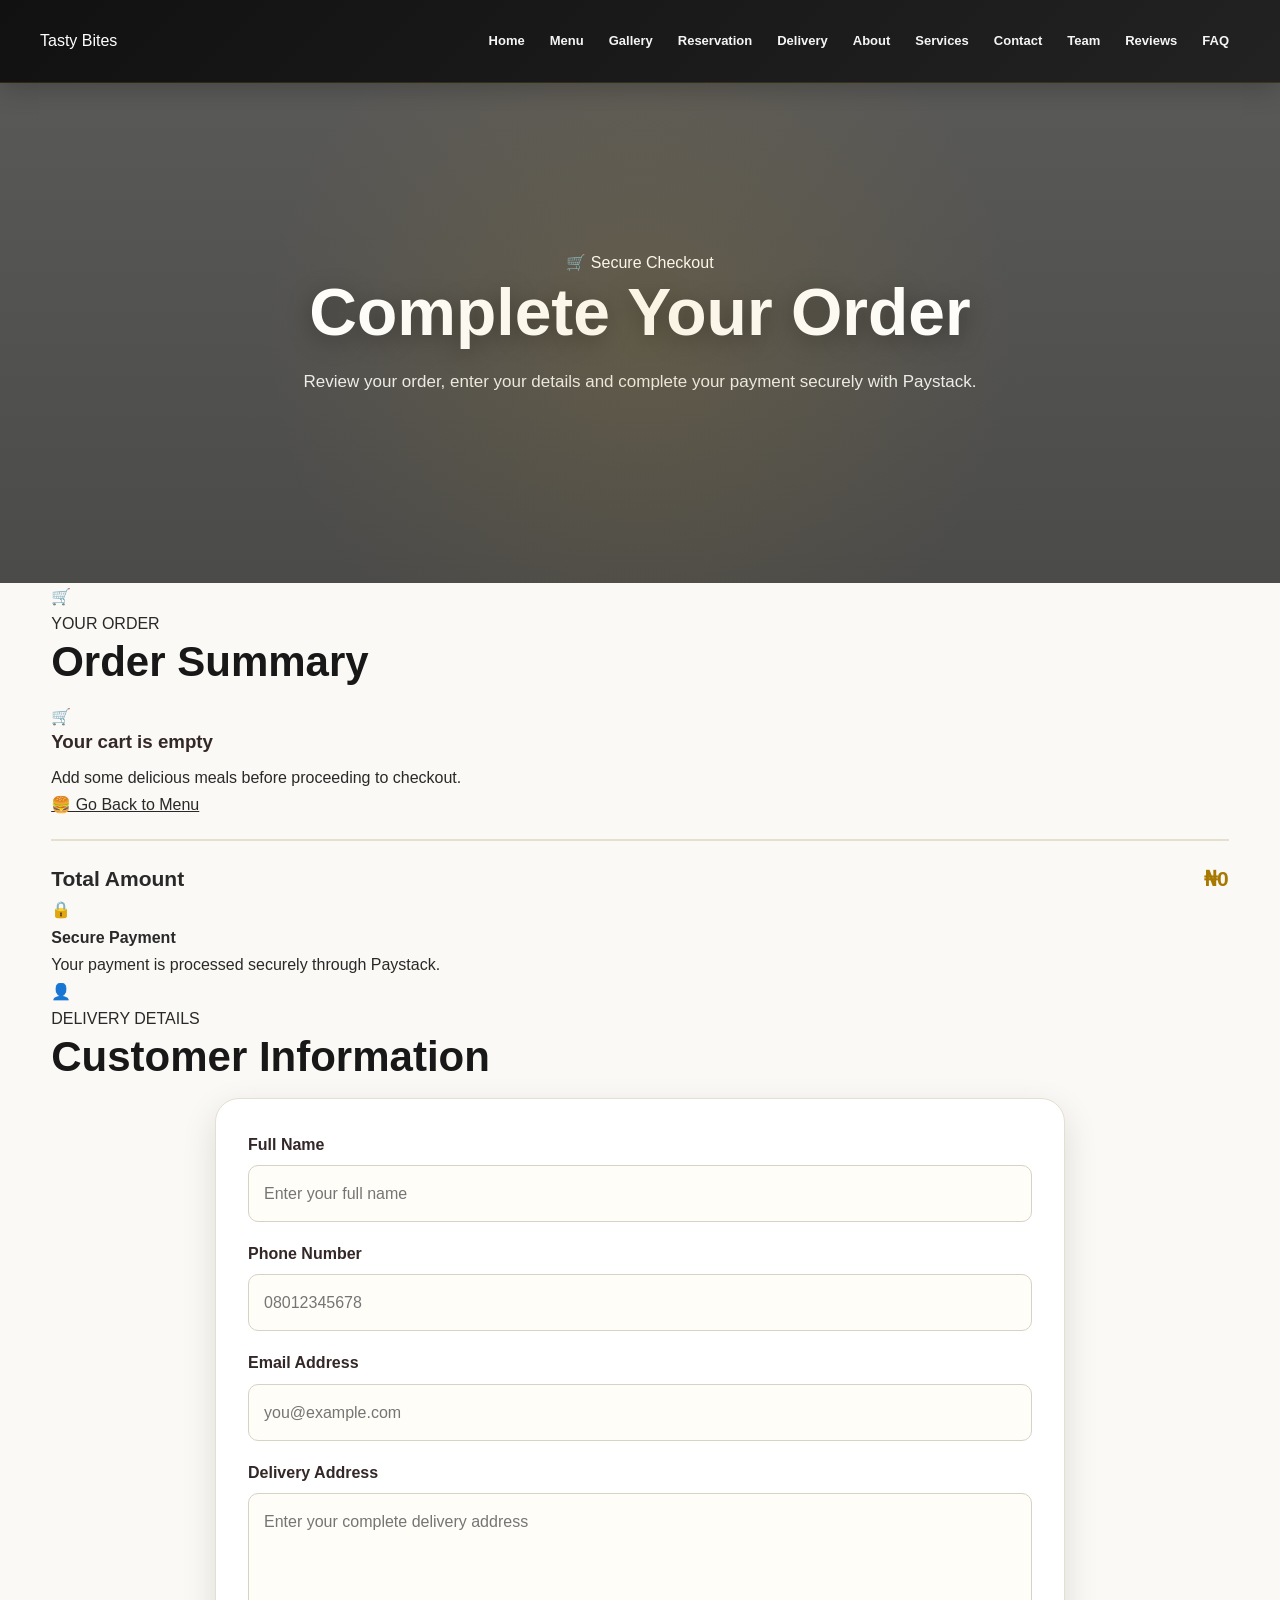
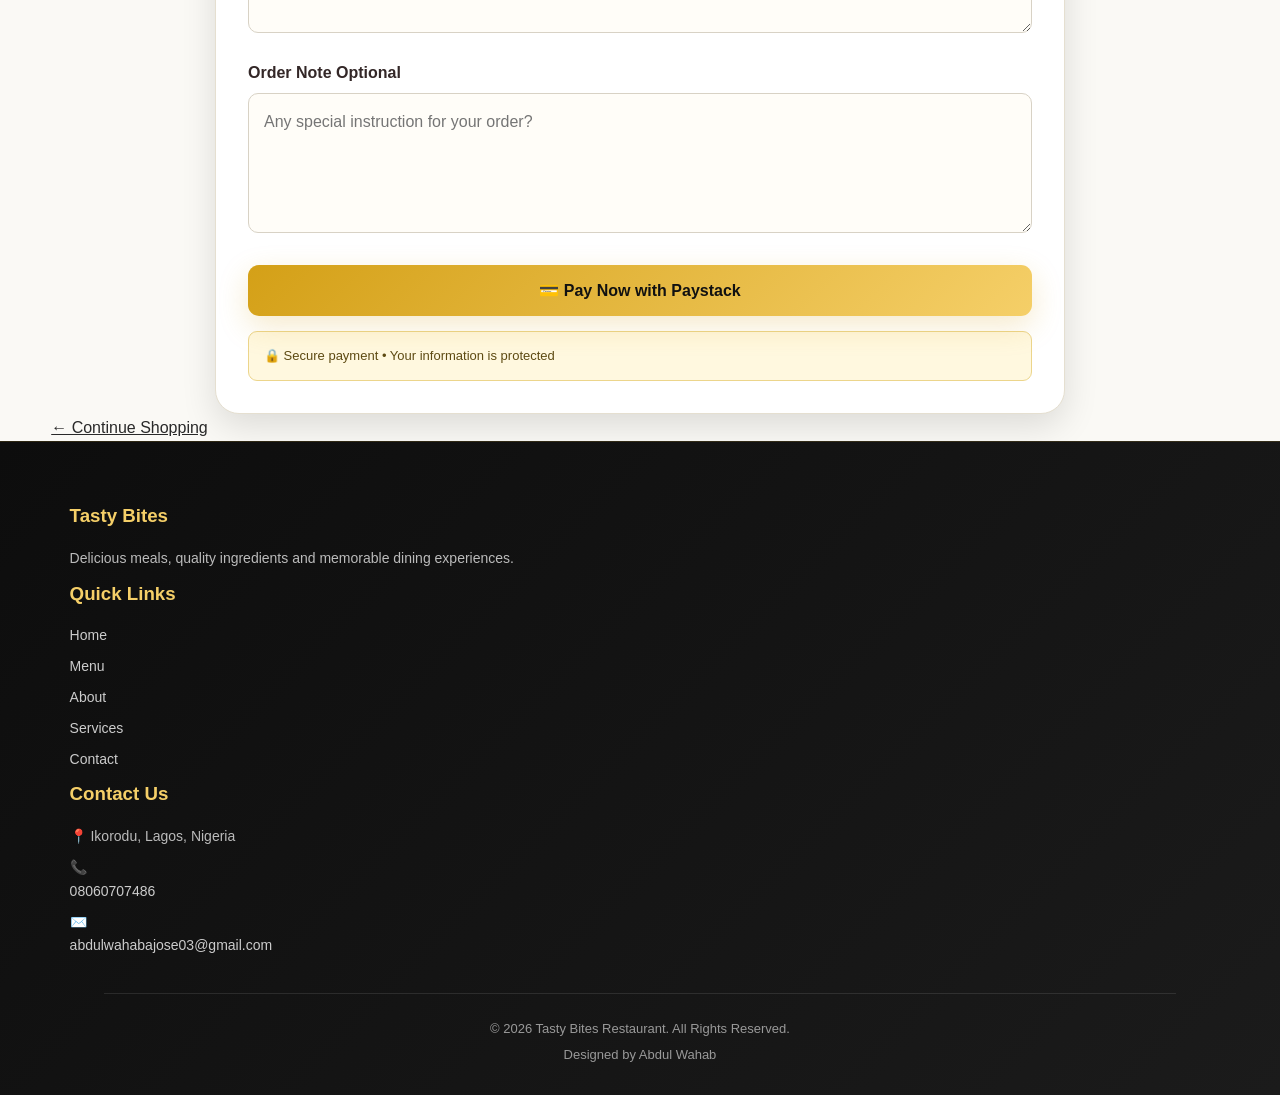
<file: checkout.html>
<!DOCTYPE html>
<html lang="en">

<head>
    <meta charset="UTF-8">
    <meta name="viewport" content="width=device-width, initial-scale=1.0">

    <title>Checkout | Tasty Bites Restaurant</title>

    <link rel="stylesheet" href="css/style.css">

    <!-- Tasty Bites Favicon - DO NOT CHANGE -->
    <link
        rel="icon"
        type="image/png"
        href="https://i.ibb.co/NdqWKNHB/B29-E8821-B518-4391-AA75-56980-D4-BD2-D9.png"
        id="2misrt"
    >
</head>

<body>

    <!-- ================= HEADER ================= -->

    <header class="site-header">

        <div class="container header-container">

            <a href="index.html" class="logo">
                Tasty Bites
            </a>

            <nav>

                <a href="index.html">Home</a>
                <a href="menu.html">Menu</a>
                <a href="gallery.html">Gallery</a>
                <a href="reservation.html">Reservation</a>
                <a href="delivery.html">Delivery</a>
                <a href="about.html">About</a>
                <a href="services.html">Services</a>
                <a href="contact.html">Contact</a>
                <a href="team.html">Team</a>
                <a href="testimonials.html">Reviews</a>
                <a href="faq.html">FAQ</a>

            </nav>

        </div>

    </header>


    <!-- ================= CHECKOUT HERO ================= -->

    <section class="page-hero checkout-hero">

        <div class="container">

            <span class="hero-badge">
                🛒 Secure Checkout
            </span>

            <h1>Complete Your Order</h1>

            <p>
                Review your order, enter your details and complete
                your payment securely with Paystack.
            </p>

        </div>

    </section>


    <!-- ================= CHECKOUT PAGE ================= -->

    <main class="checkout-page">

        <div class="container">

            <div class="checkout-layout">


                <!-- ================= ORDER SUMMARY ================= -->

                <section class="checkout-section order-summary-section">

                    <div class="checkout-section-header">

                        <div class="checkout-icon">
                            🛒
                        </div>

                        <div>

                            <span class="section-label">
                                YOUR ORDER
                            </span>

                            <h2>Order Summary</h2>

                        </div>

                    </div>


                    <div
                        id="checkoutItems"
                        class="checkout-items"
                    >

                        <p class="checkout-loading">
                            Loading your order...
                        </p>

                    </div>


                    <div class="checkout-total">

                        <span>
                            Total Amount
                        </span>

                        <strong id="checkoutTotal">
                            ₦0
                        </strong>

                    </div>


                    <div class="checkout-security">

                        <span>🔒</span>

                        <div>

                            <strong>
                                Secure Payment
                            </strong>

                            <p>
                                Your payment is processed securely
                                through Paystack.
                            </p>

                        </div>

                    </div>

                </section>


                <!-- ================= CUSTOMER DETAILS ================= -->

                <section class="checkout-section customer-section">

                    <div class="checkout-section-header">

                        <div class="checkout-icon">
                            👤
                        </div>

                        <div>

                            <span class="section-label">
                                DELIVERY DETAILS
                            </span>

                            <h2>Customer Information</h2>

                        </div>

                    </div>


                    <form
                        id="checkoutForm"
                        action="https://formspree.io/f/mwvgjkdp"
                        method="POST"
                    >

                        <!-- ================= HIDDEN ORDER INFORMATION ================= -->

                        <input
                            type="hidden"
                            name="order"
                            id="orderDetails"
                        >

                        <input
                            type="hidden"
                            name="total"
                            id="orderTotal"
                        >

                        <input
                            type="hidden"
                            name="_subject"
                            value="🛒 New Tasty Bites Order"
                        >


                        <!-- ================= FULL NAME ================= -->

                        <div class="form-group">

                            <label for="customerName">
                                Full Name
                            </label>

                            <input
                                type="text"
                                id="customerName"
                                name="customerName"
                                placeholder="Enter your full name"
                                autocomplete="name"
                                required
                            >

                        </div>


                        <!-- ================= PHONE ================= -->

                        <div class="form-group">

                            <label for="customerPhone">
                                Phone Number
                            </label>

                            <input
                                type="tel"
                                id="customerPhone"
                                name="customerPhone"
                                placeholder="08012345678"
                                autocomplete="tel"
                                required
                            >

                        </div>


                        <!-- ================= EMAIL ================= -->

                        <div class="form-group">

                            <label for="customerEmail">
                                Email Address
                            </label>

                            <input
                                type="email"
                                id="customerEmail"
                                name="customerEmail"
                                placeholder="you@example.com"
                                autocomplete="email"
                                required
                            >

                        </div>


                        <!-- ================= DELIVERY ADDRESS ================= -->

                        <div class="form-group">

                            <label for="deliveryAddress">
                                Delivery Address
                            </label>

                            <textarea
                                id="deliveryAddress"
                                name="deliveryAddress"
                                placeholder="Enter your complete delivery address"
                                rows="4"
                                required
                            ></textarea>

                        </div>


                        <!-- ================= ORDER NOTE ================= -->

                        <div class="form-group">

                            <label for="orderNote">
                                Order Note
                                <span class="optional">
                                    Optional
                                </span>
                            </label>

                            <textarea
                                id="orderNote"
                                name="orderNote"
                                placeholder="Any special instruction for your order?"
                                rows="3"
                            ></textarea>

                        </div>


                        <!-- ================= PAYMENT BUTTON ================= -->

                        <button
                            type="submit"
                            id="payButton"
                            class="checkout-btn"
                        >
                            💳 Pay Now with Paystack
                        </button>


                        <p class="payment-note">
                            🔒 Secure payment • Your information is protected
                        </p>

                    </form>

                </section>

            </div>


            <!-- ================= BACK TO MENU ================= -->

            <div class="checkout-back">

                <a href="menu.html">
                    ← Continue Shopping
                </a>

            </div>

        </div>

    </main>


    <!-- ================= FOOTER ================= -->

    <footer class="site-footer">

        <div class="container">

            <div class="footer-grid">


                <div class="footer-about">

                    <h3>Tasty Bites</h3>

                    <p>
                        Delicious meals, quality ingredients and
                        memorable dining experiences.
                    </p>

                </div>


                <div class="footer-links">

                    <h3>Quick Links</h3>

                    <a href="index.html">Home</a>
                    <a href="menu.html">Menu</a>
                    <a href="about.html">About</a>
                    <a href="services.html">Services</a>
                    <a href="contact.html">Contact</a>

                </div>


                <div class="footer-contact">

                    <h3>Contact Us</h3>

                    <p>
                        📍 Ikorodu, Lagos, Nigeria
                    </p>

                    <p>
                        📞
                        <a href="tel:08060707486">
                            08060707486
                        </a>
                    </p>

                    <p>
                        ✉️
                        <a href="mailto:abdulwahabajose03@gmail.com">
                            abdulwahabajose03@gmail.com
                        </a>
                    </p>

                </div>

            </div>


            <div class="footer-bottom">

                <p>
                    &copy; 2026 Tasty Bites Restaurant.
                    All Rights Reserved.
                </p>

                <p>
                    Designed by Abdul Wahab
                </p>

            </div>

        </div>

    </footer>


    <!-- ================= PAYSTACK ================= -->

    <script src="https://js.paystack.co/v2/inline.js"></script>


    <!-- ================= CHECKOUT JAVASCRIPT ================= -->

    <script>

        document.addEventListener(
            "DOMContentLoaded",
            function () {

                // ==========================================
                // GET CART
                // ==========================================

                const cart =
                    JSON.parse(
                        localStorage.getItem(
                            "tastyBitesCart"
                        )
                    ) || [];


                // ==========================================
                // GET ELEMENTS
                // ==========================================

                const checkoutItems =
                    document.getElementById(
                        "checkoutItems"
                    );

                const checkoutTotal =
                    document.getElementById(
                        "checkoutTotal"
                    );

                const checkoutForm =
                    document.getElementById(
                        "checkoutForm"
                    );

                const payButton =
                    document.getElementById(
                        "payButton"
                    );


                // ==========================================
                // CHECK EMPTY CART
                // ==========================================

                if (cart.length === 0) {

                    checkoutItems.innerHTML = `

                        <div class="empty-checkout">

                            <div class="empty-checkout-icon">
                                🛒
                            </div>

                            <h3>
                                Your cart is empty
                            </h3>

                            <p>
                                Add some delicious meals before
                                proceeding to checkout.
                            </p>

                            <a
                                href="menu.html"
                                class="btn-primary"
                            >
                                🍔 Go Back to Menu
                            </a>

                        </div>

                    `;

                    checkoutTotal.textContent =
                        "₦0";

                    payButton.disabled = true;

                    return;
                }


                // ==========================================
                // CALCULATE TOTAL
                // ==========================================

                let total = 0;

                checkoutItems.innerHTML = "";


                // ==========================================
                // DISPLAY CART ITEMS
                // ==========================================

                cart.forEach(
                    function (item) {

                        const quantity =
                            Number(item.quantity) || 1;

                        const price =
                            Number(item.price) || 0;

                        const itemTotal =
                            price * quantity;

                        total += itemTotal;


                        const itemElement =
                            document.createElement(
                                "div"
                            );


                        itemElement.className =
                            "checkout-item";


                        itemElement.innerHTML = `

                            <div class="checkout-item-info">

                                <strong>
                                    ${item.name}
                                </strong>

                                <p>
                                    Quantity:
                                    ${quantity}
                                </p>

                            </div>

                            <strong class="checkout-item-price">
                                ₦${itemTotal.toLocaleString("en-NG")}
                            </strong>

                        `;


                        checkoutItems.appendChild(
                            itemElement
                        );

                    }
                );


                // ==========================================
                // DISPLAY TOTAL
                // ==========================================

                checkoutTotal.textContent =
                    `₦${total.toLocaleString("en-NG")}`;


                // ==========================================
                // PAYMENT
                // ==========================================

                checkoutForm.addEventListener(
                    "submit",
                    async function (event) {

                        event.preventDefault();


                        // ==================================
                        // GET CUSTOMER INFORMATION
                        // ==================================

                        const customerName =
                            document.getElementById(
                                "customerName"
                            ).value.trim();

                        const customerPhone =
                            document.getElementById(
                                "customerPhone"
                            ).value.trim();

                        const customerEmail =
                            document.getElementById(
                                "customerEmail"
                            ).value.trim();


                        // ==================================
                        // CHECK EMAIL
                        // ==================================

                        if (!customerEmail) {

                            alert(
                                "❌ Please enter your email address."
                            );

                            return;
                        }


                        // ==================================
                        // CREATE ORDER DETAILS
                        // ==================================

                        let orderDetails = "";


                        cart.forEach(
                            function (item) {

                                const quantity =
                                    Number(item.quantity) || 1;

                                const price =
                                    Number(item.price) || 0;

                                const itemTotal =
                                    price * quantity;


                                orderDetails +=
                                    `${item.name} x ${quantity} = ₦${itemTotal.toLocaleString("en-NG")}\n`;

                            }
                        );


                        // ==================================
                        // SAVE ORDER DETAILS
                        // ==================================

                        document.getElementById(
                            "orderDetails"
                        ).value =
                            orderDetails;


                        document.getElementById(
                            "orderTotal"
                        ).value =
                            `₦${total.toLocaleString("en-NG")}`;


                        // ==================================
                        // CONVERT NAIRA TO KOBO
                        // ==================================

                        const amountInKobo =
                            Math.round(total * 100);


                        // ==================================
                        // CHANGE BUTTON
                        // ==================================

                        payButton.disabled = true;

                        payButton.textContent =
                            "⏳ Opening Paystack...";


                        // ==================================
                        // CREATE PAYSTACK
                        // ==================================

                        try {

                            const paystack =
                                new PaystackPop();


                            // ==================================
                            // OPEN PAYSTACK CHECKOUT
                            // ==================================

                            await paystack.checkout({

                                // ==================================
                                // LIVE PAYSTACK PUBLIC KEY
                                // ==================================

                                key:
                                    "pk_live_d759844b7b2e6d014a19aff60742c121973f48e6",


                                email:
                                    customerEmail,

                                amount:
                                    amountInKobo,

                                currency:
                                    "NGN",


                                // CUSTOMER INFORMATION

                                firstName:
                                    customerName,

                                phone:
                                    customerPhone,


                                // EXTRA INFORMATION

                                metadata: {

                                    custom_fields: [

                                        {
                                            display_name:
                                                "Customer Name",

                                            variable_name:
                                                "customer_name",

                                            value:
                                                customerName
                                        },

                                        {
                                            display_name:
                                                "Phone Number",

                                            variable_name:
                                                "phone_number",

                                            value:
                                                customerPhone
                                        }

                                    ]

                                },


                                // ==================================
                                // PAYMENT SUCCESS
                                // ==================================

                                onSuccess:
                                    async function (
                                        transaction
                                    ) {

                                        console.log(
                                            "Paystack payment successful:",
                                            transaction
                                        );


                                        // ==================================
                                        // PAYMENT SUCCESS
                                        // ==================================

                                        payButton.textContent =
                                            "⏳ Sending your order...";


                                        // Add payment reference
                                        // AFTER PAYSTACK SUCCESS

                                        document.getElementById(
                                            "orderDetails"
                                        ).value =
                                            orderDetails +
                                            `\nPayment Reference: ${transaction.reference}`;


                                        // ==================================
                                        // SEND ORDER TO FORMSPREE
                                        // ==================================

                                        try {

                                            const formData =
                                                new FormData(
                                                    checkoutForm
                                                );


                                            const response =
                                                await fetch(
                                                    checkoutForm.action,
                                                    {
                                                        method:
                                                            "POST",

                                                        body:
                                                            formData,

                                                        headers: {
                                                            "Accept":
                                                                "application/json"
                                                        }
                                                    }
                                                );


                                            // ==================================
                                            // FORMSPREE SUCCESS
                                            // ==================================

                                            if (
                                                response.ok
                                            ) {

                                                // Clear cart

                                                localStorage.removeItem(
                                                    "tastyBitesCart"
                                                );


                                                // Go to thank-you page

                                                window.location.href =
                                                    "thankyou.html";

                                            }


                                            // ==================================
                                            // FORMSPREE FAILED
                                            // ==================================

                                            else {

                                                alert(
                                                    "⚠️ Payment was successful, but the order notification could not be sent.\n\nPayment Reference: " +
                                                    transaction.reference
                                                );


                                                payButton.disabled =
                                                    false;


                                                payButton.textContent =
                                                    "💳 Pay Now with Paystack";

                                            }

                                        }


                                        // ==================================
                                        // FORMSPREE ERROR
                                        // ==================================

                                        catch (error) {

                                            console.error(
                                                "Formspree Error:",
                                                error
                                            );


                                            alert(
                                                "⚠️ Payment was successful, but we could not send your order details.\n\nPayment Reference: " +
                                                transaction.reference
                                            );


                                            payButton.disabled =
                                                false;


                                            payButton.textContent =
                                                "💳 Pay Now with Paystack";

                                        }

                                    },


                                // ==================================
                                // PAYMENT CANCELLED
                                // ==================================

                                onCancel:
                                    function () {

                                        alert(
                                            "❌ Payment was cancelled. Your order has not been submitted."
                                        );


                                        payButton.disabled =
                                            false;


                                        payButton.textContent =
                                            "💳 Pay Now with Paystack";

                                    },


                                // ==================================
                                // PAYSTACK ERROR
                                // ==================================

                                onError:
                                    function (error) {

                                        console.error(
                                            "Paystack Error:",
                                            error
                                        );


                                        alert(
                                            "❌ Paystack could not open the payment window.\n\nPlease check your internet connection and try again."
                                        );


                                        payButton.disabled =
                                            false;


                                        payButton.textContent =
                                            "💳 Pay Now with Paystack";

                                    }

                            });

                        }


                        // ==================================
                        // GENERAL PAYMENT ERROR
                        // ==================================

                        catch (error) {

                            console.error(
                                "Payment Error:",
                                error
                            );


                            alert(
                                "❌ Something went wrong while opening Paystack.\n\nPlease try again."
                            );


                            payButton.disabled =
                                false;


                            payButton.textContent =
                                "💳 Pay Now with Paystack";

                        }

                    }
                );

            }

        );

    </script>

</body>

</html>
</file>
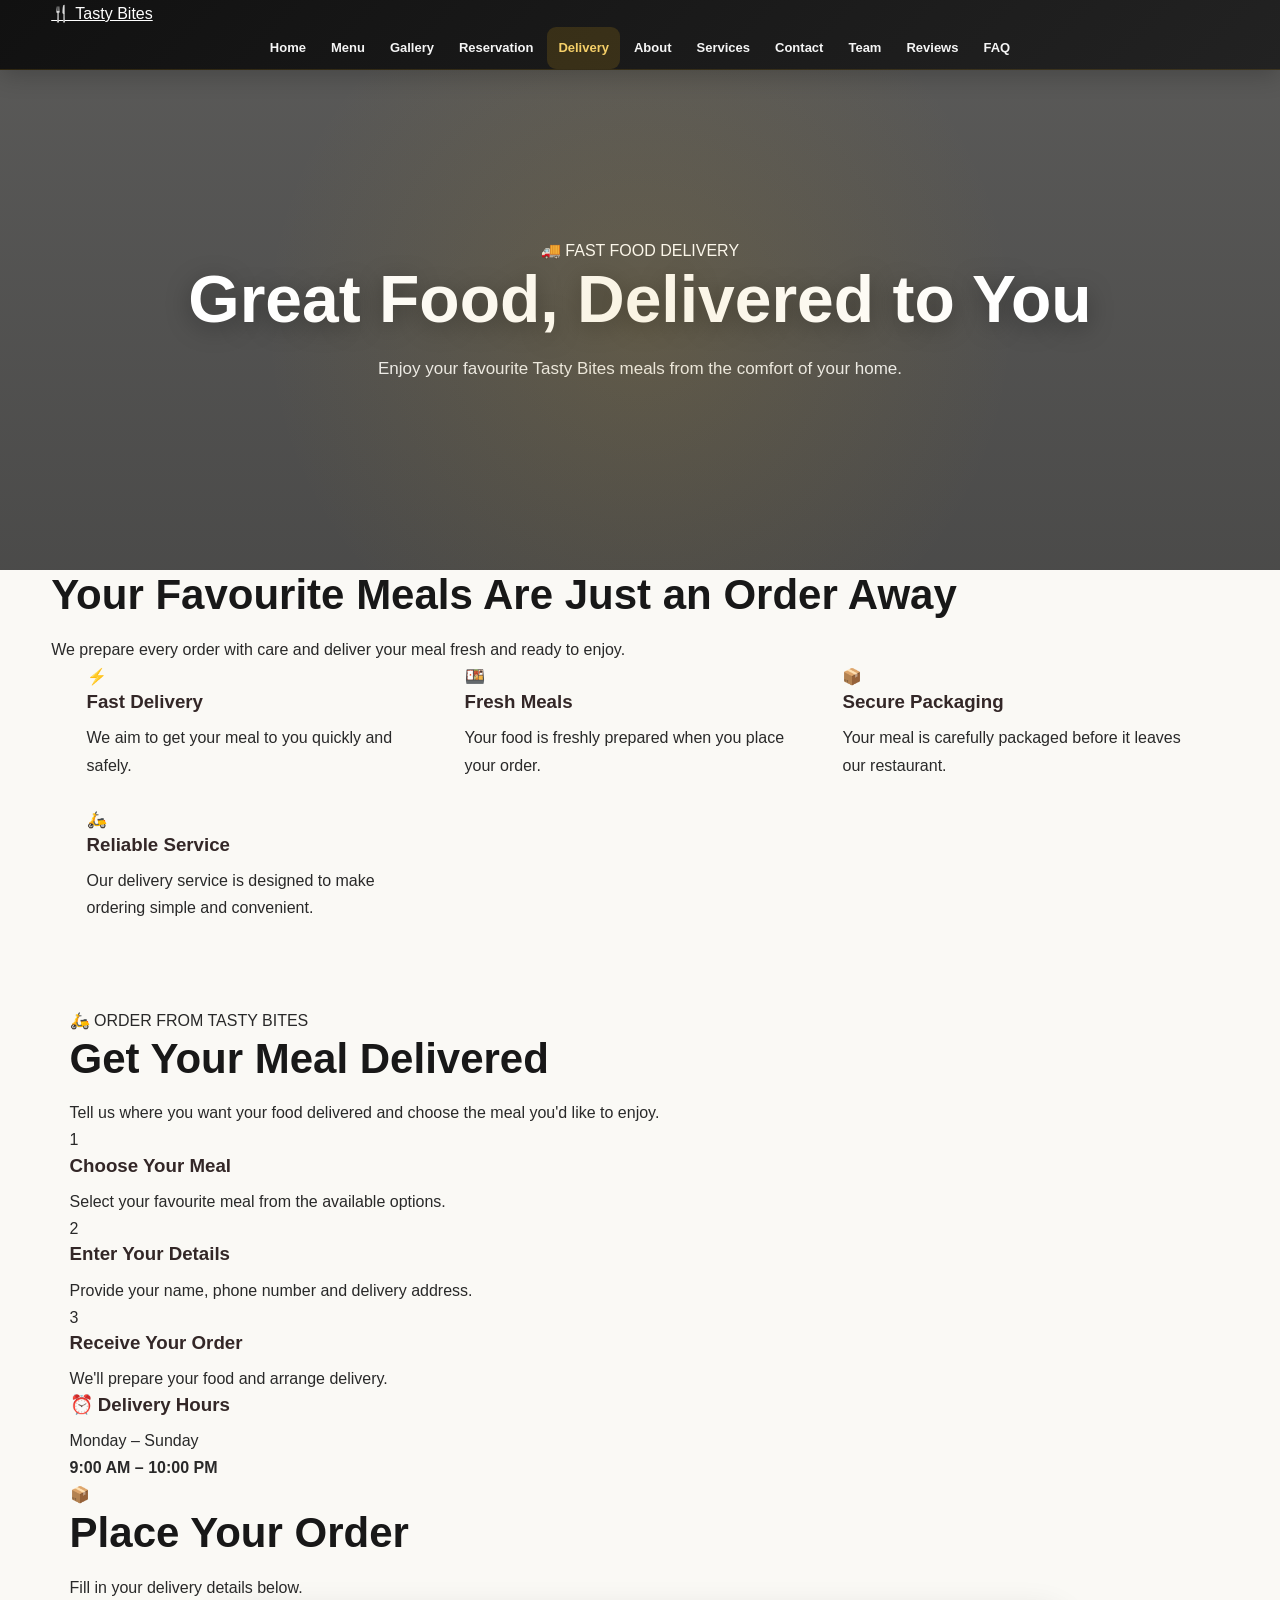
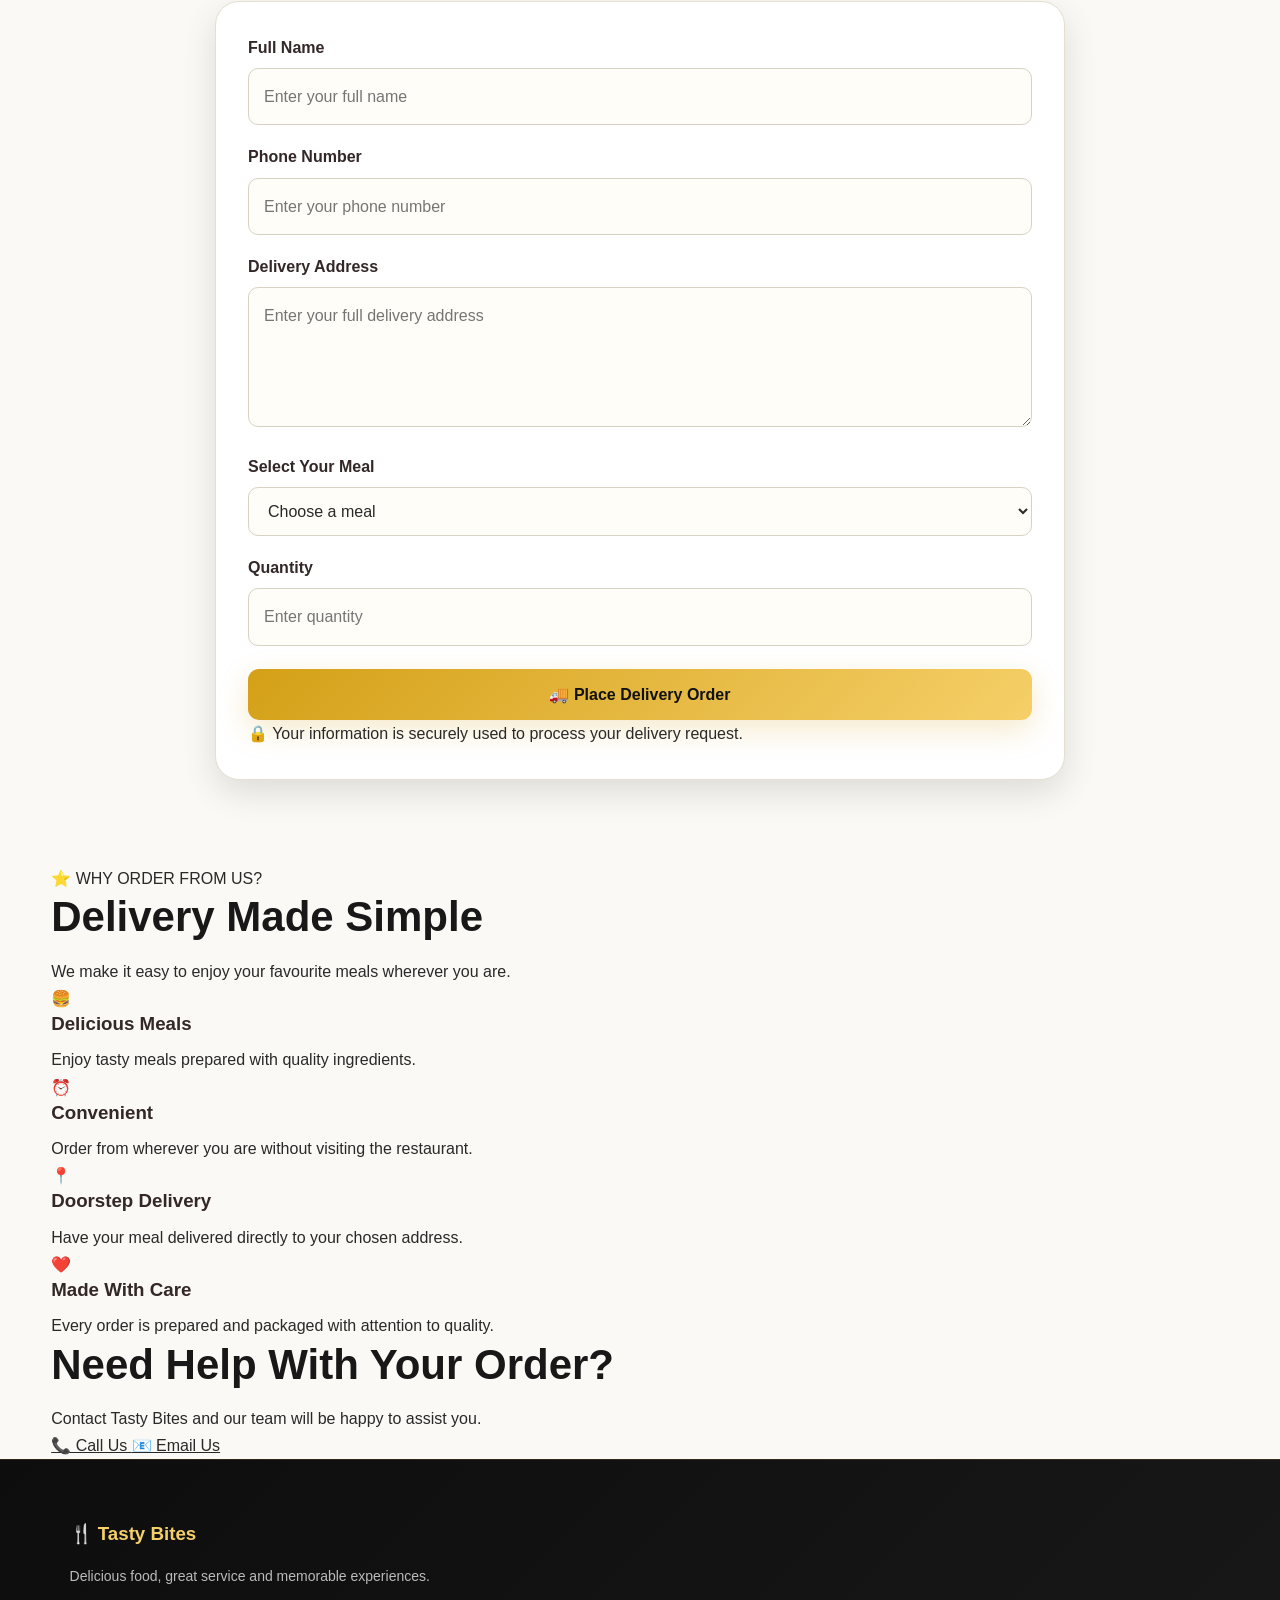
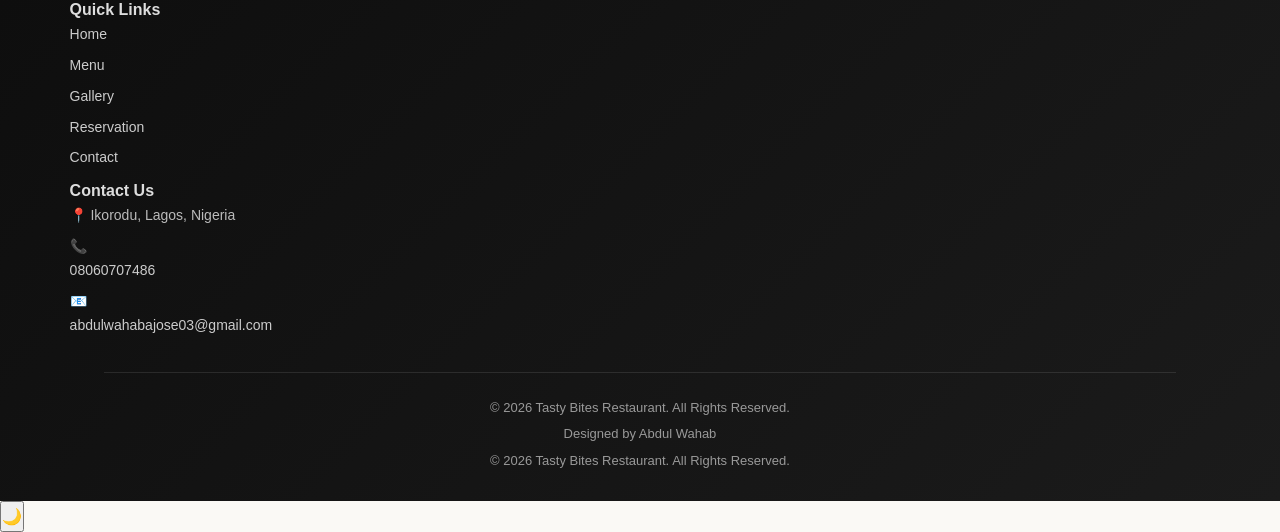
<file: delivery.html>
<!DOCTYPE html>
<html lang="en">

<head>
    <meta charset="UTF-8">
    <meta name="viewport" content="width=device-width, initial-scale=1.0">

    <title>Food Delivery | Tasty Bites Restaurant</title>

    <link rel="stylesheet" href="css/style.css">

    <!-- TASTY BITES FAVICON — DO NOT CHANGE -->
    <link
        rel="icon"
        type="image/png"
        href="https://i.ibb.co/NdqWKNHB/B29-E8821-B518-4391-AA75-56980-D4-BD2-D9.png"
        id="2misrt"
    >
</head>

<body>

    <!-- ================= HEADER ================= -->

    <header class="site-header">

        <div class="container">

            <div class="logo">
                <a href="index.html">
                    🍴 Tasty Bites
                </a>
            </div>

            <nav>

                <a href="index.html">Home</a>
                <a href="menu.html">Menu</a>
                <a href="gallery.html">Gallery</a>
                <a href="reservation.html">Reservation</a>
                <a href="delivery.html" class="active">Delivery</a>
                <a href="about.html">About</a>
                <a href="services.html">Services</a>
                <a href="contact.html">Contact</a>
                <a href="team.html">Team</a>
                <a href="testimonials.html">Reviews</a>
                <a href="faq.html">FAQ</a>

            </nav>

        </div>

    </header>


    <!-- ================= HERO ================= -->

    <section class="page-hero">

        <div class="container">

            <span class="hero-tag">🚚 FAST FOOD DELIVERY</span>

            <h1>
                Great Food, Delivered to You
            </h1>

            <p>
                Enjoy your favourite Tasty Bites meals from the
                comfort of your home.
            </p>

        </div>

    </section>


    <!-- ================= INTRO ================= -->

    <section class="delivery-intro">

        <div class="container">

            <h2>
                Your Favourite Meals Are Just an Order Away
            </h2>

            <p>
                We prepare every order with care and deliver your
                meal fresh and ready to enjoy.
            </p>

        </div>

    </section>


    <!-- ================= DELIVERY FEATURES ================= -->

    <section class="delivery-features">

        <div class="container">

            <div class="features-grid">


                <div class="delivery-feature-card">

                    <div class="feature-icon">
                        ⚡
                    </div>

                    <h3>
                        Fast Delivery
                    </h3>

                    <p>
                        We aim to get your meal to you quickly
                        and safely.
                    </p>

                </div>


                <div class="delivery-feature-card">

                    <div class="feature-icon">
                        🍱
                    </div>

                    <h3>
                        Fresh Meals
                    </h3>

                    <p>
                        Your food is freshly prepared when you
                        place your order.
                    </p>

                </div>


                <div class="delivery-feature-card">

                    <div class="feature-icon">
                        📦
                    </div>

                    <h3>
                        Secure Packaging
                    </h3>

                    <p>
                        Your meal is carefully packaged before
                        it leaves our restaurant.
                    </p>

                </div>


                <div class="delivery-feature-card">

                    <div class="feature-icon">
                        🛵
                    </div>

                    <h3>
                        Reliable Service
                    </h3>

                    <p>
                        Our delivery service is designed to make
                        ordering simple and convenient.
                    </p>

                </div>


            </div>

        </div>

    </section>


    <!-- ================= ORDER SECTION ================= -->

    <section class="delivery-section">

        <div class="container">

            <div class="delivery-layout">


                <!-- ================= DELIVERY INFO ================= -->

                <div class="delivery-info">

                    <span class="section-tag">
                        🛵 ORDER FROM TASTY BITES
                    </span>

                    <h2>
                        Get Your Meal Delivered
                    </h2>

                    <p>
                        Tell us where you want your food delivered
                        and choose the meal you'd like to enjoy.
                    </p>


                    <div class="delivery-step">

                        <span>1</span>

                        <div>

                            <h3>
                                Choose Your Meal
                            </h3>

                            <p>
                                Select your favourite meal from
                                the available options.
                            </p>

                        </div>

                    </div>


                    <div class="delivery-step">

                        <span>2</span>

                        <div>

                            <h3>
                                Enter Your Details
                            </h3>

                            <p>
                                Provide your name, phone number
                                and delivery address.
                            </p>

                        </div>

                    </div>


                    <div class="delivery-step">

                        <span>3</span>

                        <div>

                            <h3>
                                Receive Your Order
                            </h3>

                            <p>
                                We'll prepare your food and
                                arrange delivery.
                            </p>

                        </div>

                    </div>


                    <div class="delivery-hours">

                        <h3>
                            ⏰ Delivery Hours
                        </h3>

                        <p>
                            Monday – Sunday
                        </p>

                        <strong>
                            9:00 AM – 10:00 PM
                        </strong>

                    </div>

                </div>


                <!-- ================= ORDER FORM ================= -->

                <div class="delivery-form-card">

                    <div class="form-heading">

                        <span>📦</span>

                        <div>

                            <h2>
                                Place Your Order
                            </h2>

                            <p>
                                Fill in your delivery details below.
                            </p>

                        </div>

                    </div>


                    <form
                        action="https://formspree.io/f/mwvgjkdp"
                        method="POST"
                    >

                        <!-- Redirect after successful submission -->

                        <input
                            type="hidden"
                            name="_next"
                            value="https://abdwahab123.github.io/Restaurant-/thankyou.html"
                        >


                        <!-- NAME -->

                        <div class="form-group">

                            <label for="name">
                                Full Name
                            </label>

                            <input
                                type="text"
                                id="name"
                                name="name"
                                placeholder="Enter your full name"
                                required
                            >

                        </div>


                        <!-- PHONE -->

                        <div class="form-group">

                            <label for="phone">
                                Phone Number
                            </label>

                            <input
                                type="tel"
                                id="phone"
                                name="phone"
                                placeholder="Enter your phone number"
                                required
                            >

                        </div>


                        <!-- ADDRESS -->

                        <div class="form-group">

                            <label for="address">
                                Delivery Address
                            </label>

                            <textarea
                                id="address"
                                name="address"
                                rows="4"
                                placeholder="Enter your full delivery address"
                                required
                            ></textarea>

                        </div>


                        <!-- MEAL -->

                        <div class="form-group">

                            <label for="meal">
                                Select Your Meal
                            </label>

                            <select
                                id="meal"
                                name="meal"
                                required
                            >

                                <option value="">
                                    Choose a meal
                                </option>

                                <option value="Jollof Rice with Chicken">
                                    Jollof Rice with Chicken
                                </option>

                                <option value="Special Pizza">
                                    Special Pizza
                                </option>

                                <option value="Classic Beef Burger">
                                    Classic Beef Burger
                                </option>

                                <option value="Chicken Shawarma">
                                    Chicken Shawarma
                                </option>

                                <option value="Grilled Chicken & Fries">
                                    Grilled Chicken & Fries
                                </option>

                            </select>

                        </div>


                        <!-- QUANTITY -->

                        <div class="form-group">

                            <label for="quantity">
                                Quantity
                            </label>

                            <input
                                type="number"
                                id="quantity"
                                name="quantity"
                                min="1"
                                max="10"
                                placeholder="Enter quantity"
                                required
                            >

                        </div>


                        <!-- SUBMIT -->

                        <button
                            type="submit"
                            class="delivery-submit"
                        >
                            🚚 Place Delivery Order
                        </button>


                        <p class="form-note">
                            🔒 Your information is securely used
                            to process your delivery request.
                        </p>

                    </form>

                </div>

            </div>

        </div>

    </section>


    <!-- ================= WHY CHOOSE DELIVERY ================= -->

    <section class="why-delivery">

        <div class="container">

            <div class="section-heading">

                <span class="section-tag">
                    ⭐ WHY ORDER FROM US?
                </span>

                <h2>
                    Delivery Made Simple
                </h2>

                <p>
                    We make it easy to enjoy your favourite meals
                    wherever you are.
                </p>

            </div>


            <div class="benefits-grid">


                <div class="benefit-card">

                    <div class="benefit-icon">
                        🍔
                    </div>

                    <h3>
                        Delicious Meals
                    </h3>

                    <p>
                        Enjoy tasty meals prepared with quality
                        ingredients.
                    </p>

                </div>


                <div class="benefit-card">

                    <div class="benefit-icon">
                        ⏰
                    </div>

                    <h3>
                        Convenient
                    </h3>

                    <p>
                        Order from wherever you are without
                        visiting the restaurant.
                    </p>

                </div>


                <div class="benefit-card">

                    <div class="benefit-icon">
                        📍
                    </div>

                    <h3>
                        Doorstep Delivery
                    </h3>

                    <p>
                        Have your meal delivered directly to
                        your chosen address.
                    </p>

                </div>


                <div class="benefit-card">

                    <div class="benefit-icon">
                        ❤️
                    </div>

                    <h3>
                        Made With Care
                    </h3>

                    <p>
                        Every order is prepared and packaged
                        with attention to quality.
                    </p>

                </div>


            </div>

        </div>

    </section>


    <!-- ================= CONTACT CTA ================= -->

    <section class="delivery-contact">

        <div class="container">

            <div class="contact-box">

                <h2>
                    Need Help With Your Order?
                </h2>

                <p>
                    Contact Tasty Bites and our team will be
                    happy to assist you.
                </p>


                <div class="contact-actions">

                    <a
                        href="tel:08060707486"
                        class="btn"
                    >
                        📞 Call Us
                    </a>

                    <a
                        href="mailto:abdulwahabajose03@gmail.com"
                        class="btn"
                    >
                        📧 Email Us
                    </a>

                </div>

            </div>

        </div>

    </section>


    <!-- ================= FOOTER ================= -->

    <footer>

        <div class="container">

            <div class="footer-content">


                <div class="footer-brand">

                    <h3>
                        🍴 Tasty Bites
                    </h3>

                    <p>
                        Delicious food, great service and
                        memorable experiences.
                    </p>

                </div>


                <div class="footer-links">

                    <h4>
                        Quick Links
                    </h4>

                    <a href="index.html">
                        Home
                    </a>

                    <a href="menu.html">
                        Menu
                    </a>

                    <a href="gallery.html">
                        Gallery
                    </a>

                    <a href="reservation.html">
                        Reservation
                    </a>

                    <a href="contact.html">
                        Contact
                    </a>

                </div>


                <div class="footer-contact">

                    <h4>
                        Contact Us
                    </h4>

                    <p>
                        📍 Ikorodu, Lagos, Nigeria
                    </p>

                    <p>
                        📞
                        <a href="tel:08060707486">
                            08060707486
                        </a>
                    </p>

                    <p>
                        📧
                        <a href="mailto:abdulwahabajose03@gmail.com">
                            abdulwahabajose03@gmail.com
                        </a>
                    </p>

                </div>


            </div>


            <div class="footer-bottom">

                <p>
                    &copy; 2026 Tasty Bites Restaurant.
                    All Rights Reserved.
                </p>

                <p>
                    Designed by Abdul Wahab
                </p>

                 <p>
                    © <span id="year">2026</span>
                    Tasty Bites Restaurant.
                    All Rights Reserved.
                </p>

            </div>

        </div>

    </footer>


    <!-- EXISTING JAVASCRIPT — DO NOT CHANGE -->

    <script src="css/javascript/java.js"></script>

</body>

</html>
</file>
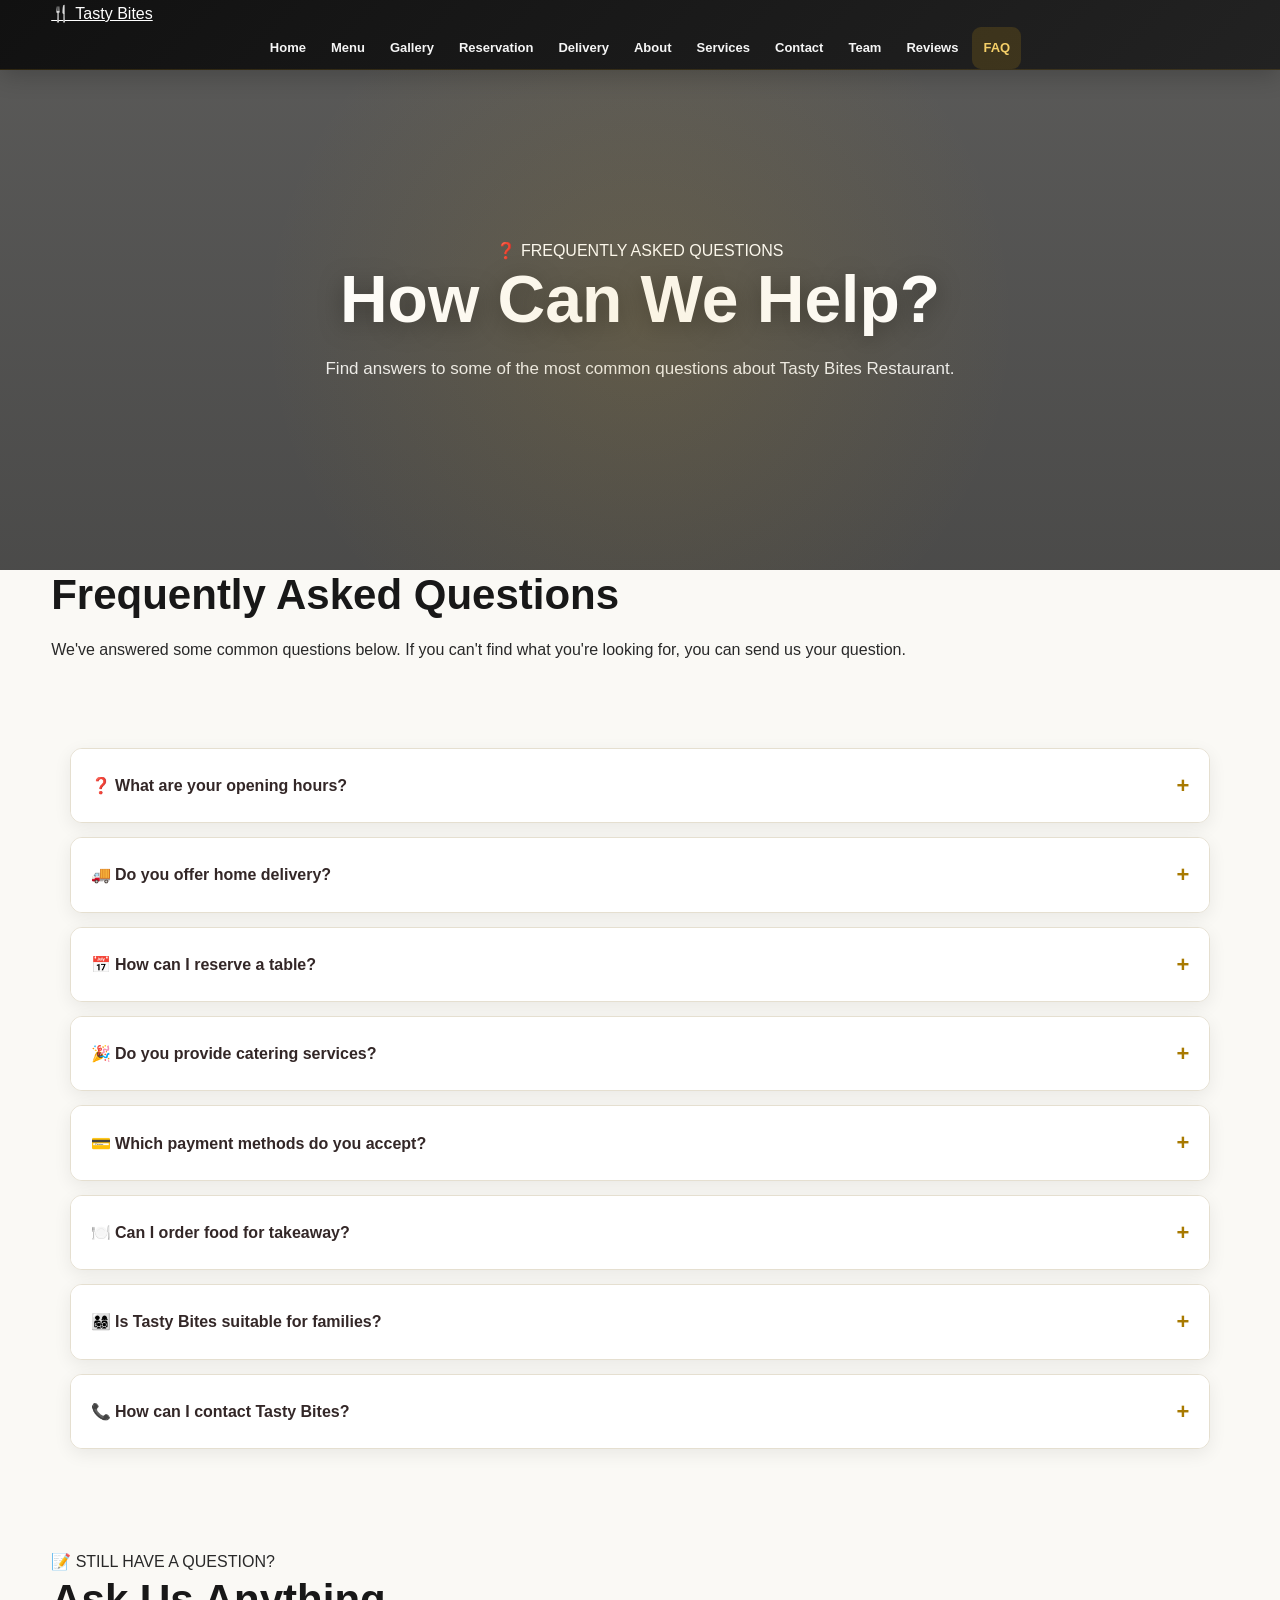
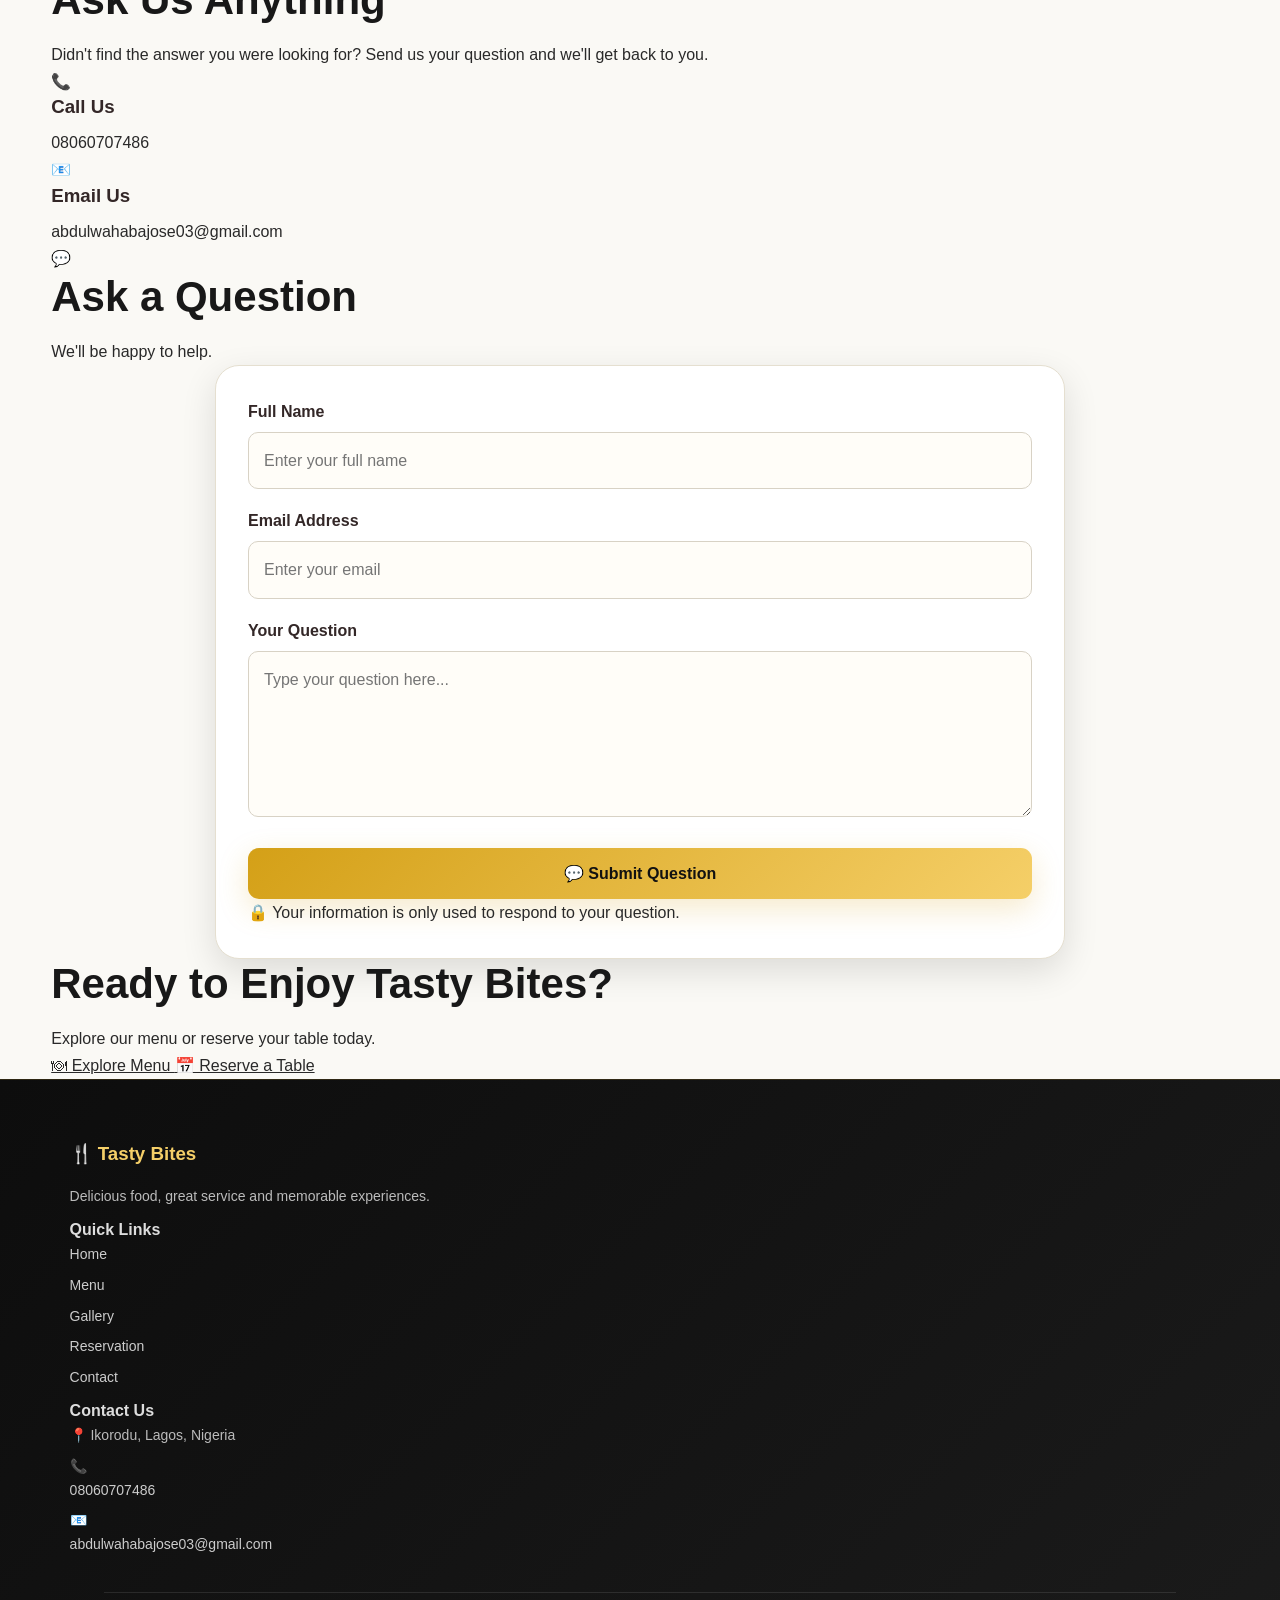
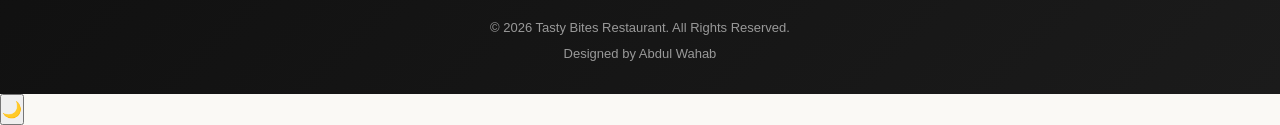
<file: faq.html>
<!DOCTYPE html>
<html lang="en">

<head>
    <meta charset="UTF-8">
    <meta name="viewport" content="width=device-width, initial-scale=1.0">

    <title>FAQ | Tasty Bites Restaurant</title>

    <link rel="stylesheet" href="css/style.css">

    <!-- TASTY BITES FAVICON — DO NOT CHANGE -->
    <link
        rel="icon"
        type="image/png"
        href="https://i.ibb.co/NdqWKNHB/B29-E8821-B518-4391-AA75-56980-D4-BD2-D9.png"
        id="2misrt"
    >
</head>

<body>

    <!-- ================= HEADER ================= -->

    <header class="site-header">

        <div class="container">

            <div class="logo">
                <a href="index.html">
                    🍴 Tasty Bites
                </a>
            </div>

            <nav>

                <a href="index.html">Home</a>
                <a href="menu.html">Menu</a>
                <a href="gallery.html">Gallery</a>
                <a href="reservation.html">Reservation</a>
                <a href="delivery.html">Delivery</a>
                <a href="about.html">About</a>
                <a href="services.html">Services</a>
                <a href="contact.html">Contact</a>
                <a href="team.html">Team</a>
                <a href="testimonials.html">Reviews</a>
                <a href="faq.html" class="active">FAQ</a>

            </nav>

        </div>

    </header>


    <!-- ================= HERO ================= -->

    <section class="page-hero">

        <div class="container">

            <span class="hero-tag">❓ FREQUENTLY ASKED QUESTIONS</span>

            <h1>
                How Can We Help?
            </h1>

            <p>
                Find answers to some of the most common questions
                about Tasty Bites Restaurant.
            </p>

        </div>

    </section>


    <!-- ================= INTRO ================= -->

    <section class="faq-intro">

        <div class="container">

            <h2>
                Frequently Asked Questions
            </h2>

            <p>
                We've answered some common questions below.
                If you can't find what you're looking for,
                you can send us your question.
            </p>

        </div>

    </section>


    <!-- ================= FAQ ================= -->

    <section class="faq-section">

        <div class="container">

            <div class="faq-list">


                <!-- FAQ 1 -->

                <div class="faq-item">

                    <button
                        type="button"
                        class="faq-question"
                    >

                        <span>
                            ❓ What are your opening hours?
                        </span>

                        <span class="faq-icon">
                            +
                        </span>

                    </button>

                    <div class="faq-answer">

                        <p>
                            We are open every day from
                            <strong>9:00 AM to 10:00 PM</strong>,
                            including weekends and public holidays.
                        </p>

                    </div>

                </div>


                <!-- FAQ 2 -->

                <div class="faq-item">

                    <button
                        type="button"
                        class="faq-question"
                    >

                        <span>
                            🚚 Do you offer home delivery?
                        </span>

                        <span class="faq-icon">
                            +
                        </span>

                    </button>

                    <div class="faq-answer">

                        <p>
                            Yes. We offer fast and reliable food
                            delivery to homes, offices and nearby
                            locations. Orders are prepared fresh
                            before delivery.
                        </p>

                    </div>

                </div>


                <!-- FAQ 3 -->

                <div class="faq-item">

                    <button
                        type="button"
                        class="faq-question"
                    >

                        <span>
                            📅 How can I reserve a table?
                        </span>

                        <span class="faq-icon">
                            +
                        </span>

                    </button>

                    <div class="faq-answer">

                        <p>
                            You can reserve a table by visiting
                            our Reservation page and completing
                            the reservation form. You can also
                            contact us directly.
                        </p>

                        <a href="reservation.html">
                            Reserve a Table →
                        </a>

                    </div>

                </div>


                <!-- FAQ 4 -->

                <div class="faq-item">

                    <button
                        type="button"
                        class="faq-question"
                    >

                        <span>
                            🎉 Do you provide catering services?
                        </span>

                        <span class="faq-icon">
                            +
                        </span>

                    </button>

                    <div class="faq-answer">

                        <p>
                            Yes. We provide catering services for
                            weddings, birthdays, corporate events,
                            family gatherings and other special
                            occasions.
                        </p>

                    </div>

                </div>


                <!-- FAQ 5 -->

                <div class="faq-item">

                    <button
                        type="button"
                        class="faq-question"
                    >

                        <span>
                            💳 Which payment methods do you accept?
                        </span>

                        <span class="faq-icon">
                            +
                        </span>

                    </button>

                    <div class="faq-answer">

                        <p>
                            We accept cash, bank transfers, debit
                            cards and other secure electronic
                            payment methods.
                        </p>

                    </div>

                </div>


                <!-- FAQ 6 -->

                <div class="faq-item">

                    <button
                        type="button"
                        class="faq-question"
                    >

                        <span>
                            🍽️ Can I order food for takeaway?
                        </span>

                        <span class="faq-icon">
                            +
                        </span>

                    </button>

                    <div class="faq-answer">

                        <p>
                            Yes. You can place an order and enjoy
                            your meal as takeaway.
                        </p>

                    </div>

                </div>


                <!-- FAQ 7 -->

                <div class="faq-item">

                    <button
                        type="button"
                        class="faq-question"
                    >

                        <span>
                            👨‍👩‍👧‍👦 Is Tasty Bites suitable for families?
                        </span>

                        <span class="faq-icon">
                            +
                        </span>

                    </button>

                    <div class="faq-answer">

                        <p>
                            Yes. Our restaurant provides a welcoming
                            environment for families, friends,
                            couples and groups.
                        </p>

                    </div>

                </div>


                <!-- FAQ 8 -->

                <div class="faq-item">

                    <button
                        type="button"
                        class="faq-question"
                    >

                        <span>
                            📞 How can I contact Tasty Bites?
                        </span>

                        <span class="faq-icon">
                            +
                        </span>

                    </button>

                    <div class="faq-answer">

                        <p>
                            You can contact us by phone at
                            <strong>08060707486</strong> or by email
                            at
                            <strong>abdulwahabajose03@gmail.com</strong>.
                        </p>

                    </div>

                </div>


            </div>

        </div>

    </section>


    <!-- ================= ASK A QUESTION ================= -->

    <section class="ask-question-section">

        <div class="container">

            <div class="ask-question-layout">


                <!-- INFO -->

                <div class="ask-question-info">

                    <span class="section-tag">
                        📝 STILL HAVE A QUESTION?
                    </span>

                    <h2>
                        Ask Us Anything
                    </h2>

                    <p>
                        Didn't find the answer you were looking for?
                        Send us your question and we'll get back
                        to you.
                    </p>


                    <div class="help-item">

                        <span>📞</span>

                        <div>

                            <h3>
                                Call Us
                            </h3>

                            <p>
                                08060707486
                            </p>

                        </div>

                    </div>


                    <div class="help-item">

                        <span>📧</span>

                        <div>

                            <h3>
                                Email Us
                            </h3>

                            <p>
                                abdulwahabajose03@gmail.com
                            </p>

                        </div>

                    </div>

                </div>


                <!-- FORM -->

                <div class="question-form-card">

                    <div class="form-heading">

                        <span>💬</span>

                        <div>

                            <h2>
                                Ask a Question
                            </h2>

                            <p>
                                We'll be happy to help.
                            </p>

                        </div>

                    </div>


                    <form
                        action="https://formspree.io/f/mwvgjkdp"
                        method="POST"
                    >

                        <!-- Redirect -->

                        <input
                            type="hidden"
                            name="_next"
                            value="https://abdwahab123.github.io/Restaurant-/thankyou.html"
                        >


                        <!-- NAME -->

                        <div class="form-group">

                            <label for="fullname">
                                Full Name
                            </label>

                            <input
                                type="text"
                                id="fullname"
                                name="fullname"
                                placeholder="Enter your full name"
                                required
                            >

                        </div>


                        <!-- EMAIL -->

                        <div class="form-group">

                            <label for="email">
                                Email Address
                            </label>

                            <input
                                type="email"
                                id="email"
                                name="email"
                                placeholder="Enter your email"
                                required
                            >

                        </div>


                        <!-- QUESTION -->

                        <div class="form-group">

                            <label for="question">
                                Your Question
                            </label>

                            <textarea
                                id="question"
                                name="question"
                                rows="5"
                                placeholder="Type your question here..."
                                required
                            ></textarea>

                        </div>


                        <!-- SUBMIT -->

                        <button
                            type="submit"
                            class="question-submit"
                        >
                            💬 Submit Question
                        </button>


                        <p class="form-note">
                            🔒 Your information is only used to
                            respond to your question.
                        </p>

                    </form>

                </div>

            </div>

        </div>

    </section>


    <!-- ================= CTA ================= -->

    <section class="faq-cta">

        <div class="container">

            <div class="contact-box">

                <h2>
                    Ready to Enjoy Tasty Bites?
                </h2>

                <p>
                    Explore our menu or reserve your table today.
                </p>


                <div class="contact-actions">

                    <a
                        href="menu.html"
                        class="btn"
                    >
                        🍽 Explore Menu
                    </a>

                    <a
                        href="reservation.html"
                        class="btn"
                    >
                        📅 Reserve a Table
                    </a>

                </div>

            </div>

        </div>

    </section>


    <!-- ================= FOOTER ================= -->

    <footer>

        <div class="container">

            <div class="footer-content">


                <div class="footer-brand">

                    <h3>
                        🍴 Tasty Bites
                    </h3>

                    <p>
                        Delicious food, great service and
                        memorable experiences.
                    </p>

                </div>


                <div class="footer-links">

                    <h4>
                        Quick Links
                    </h4>

                    <a href="index.html">
                        Home
                    </a>

                    <a href="menu.html">
                        Menu
                    </a>

                    <a href="gallery.html">
                        Gallery
                    </a>

                    <a href="reservation.html">
                        Reservation
                    </a>

                    <a href="contact.html">
                        Contact
                    </a>

                </div>


                <div class="footer-contact">

                    <h4>
                        Contact Us
                    </h4>

                    <p>
                        📍 Ikorodu, Lagos, Nigeria
                    </p>

                    <p>
                        📞
                        <a href="tel:08060707486">
                            08060707486
                        </a>
                    </p>

                    <p>
                        📧
                        <a href="mailto:abdulwahabajose03@gmail.com">
                            abdulwahabajose03@gmail.com
                        </a>
                    </p>

                </div>


            </div>


            <!-- COPYRIGHT -->

            <div class="footer-bottom">

                <p>
                    &copy; 2026 Tasty Bites Restaurant.
                    All Rights Reserved.
                </p>

                <p>
                    Designed by Abdul Wahab
                </p>

            </div>

        </div>

    </footer>


    <!-- EXISTING JAVASCRIPT — DO NOT CHANGE -->

    <script src="css/javascript/java.js"></script>

</body>

</html>
</file>
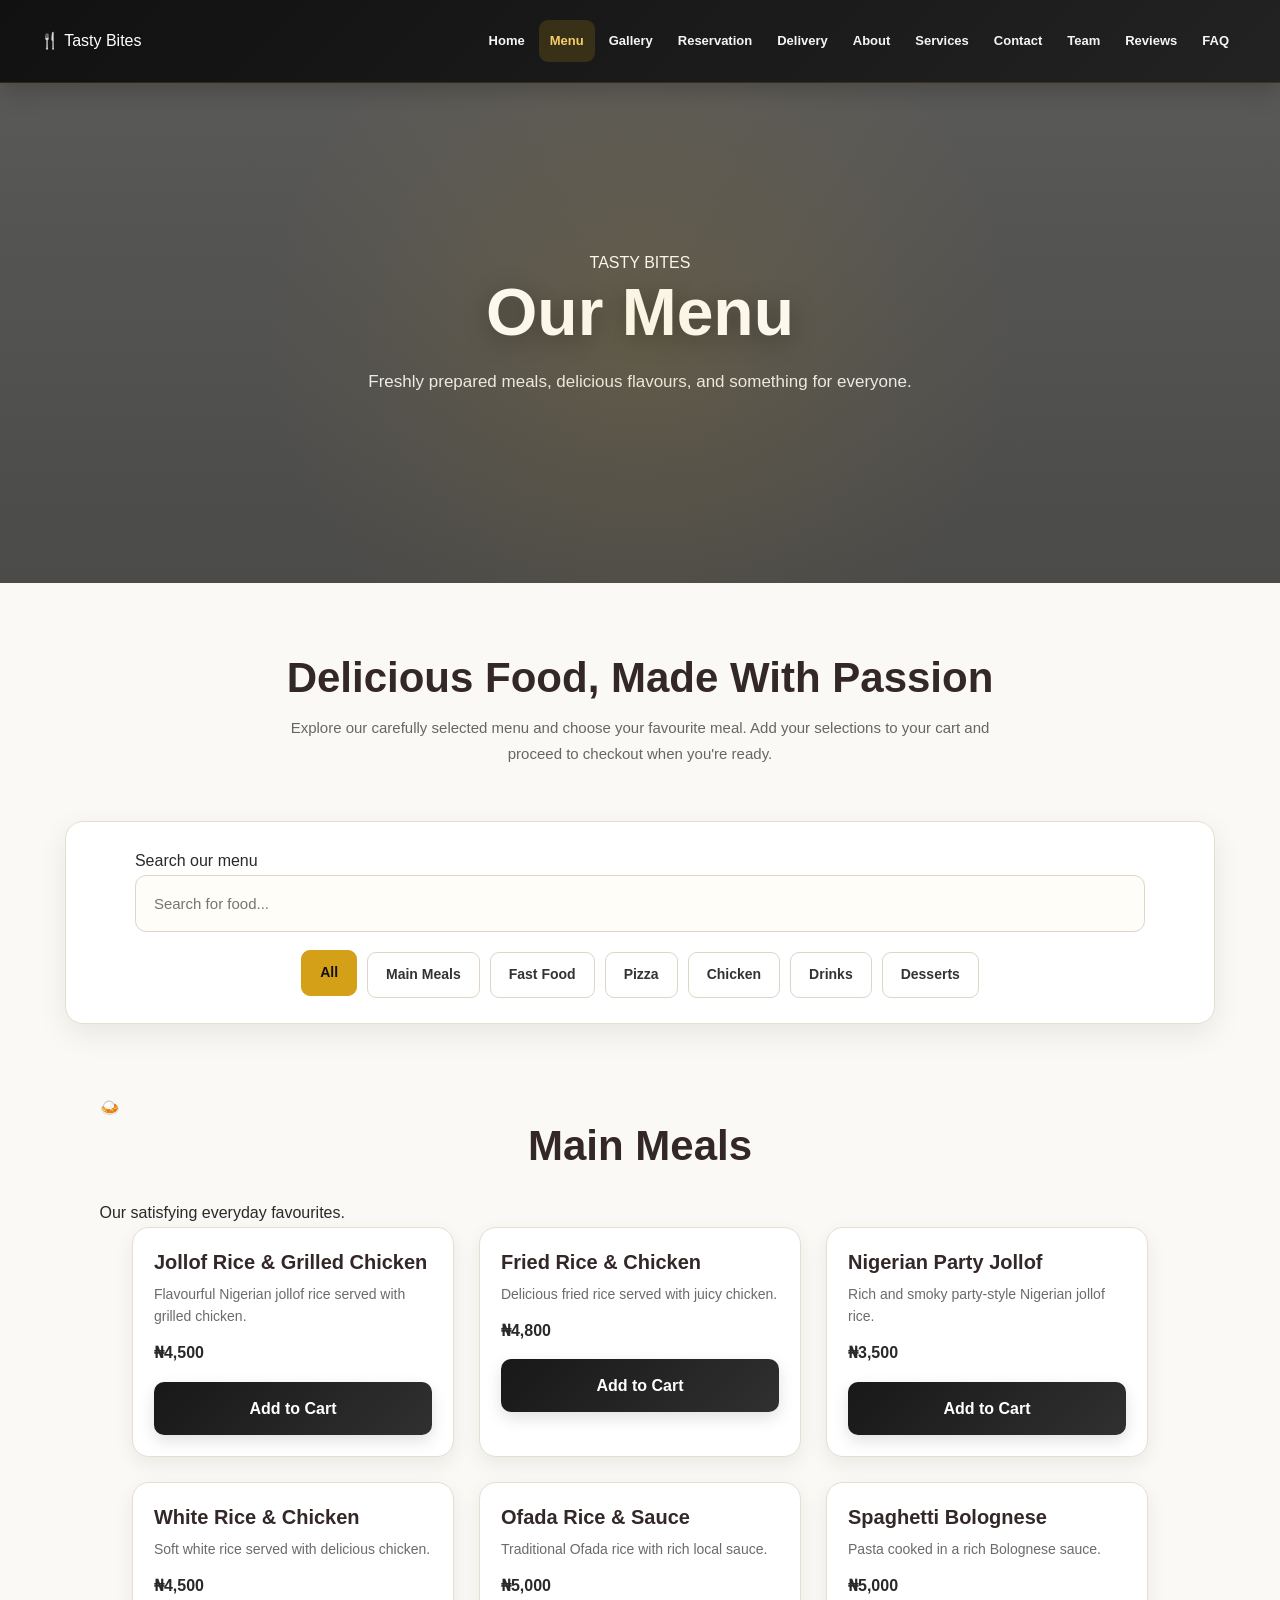
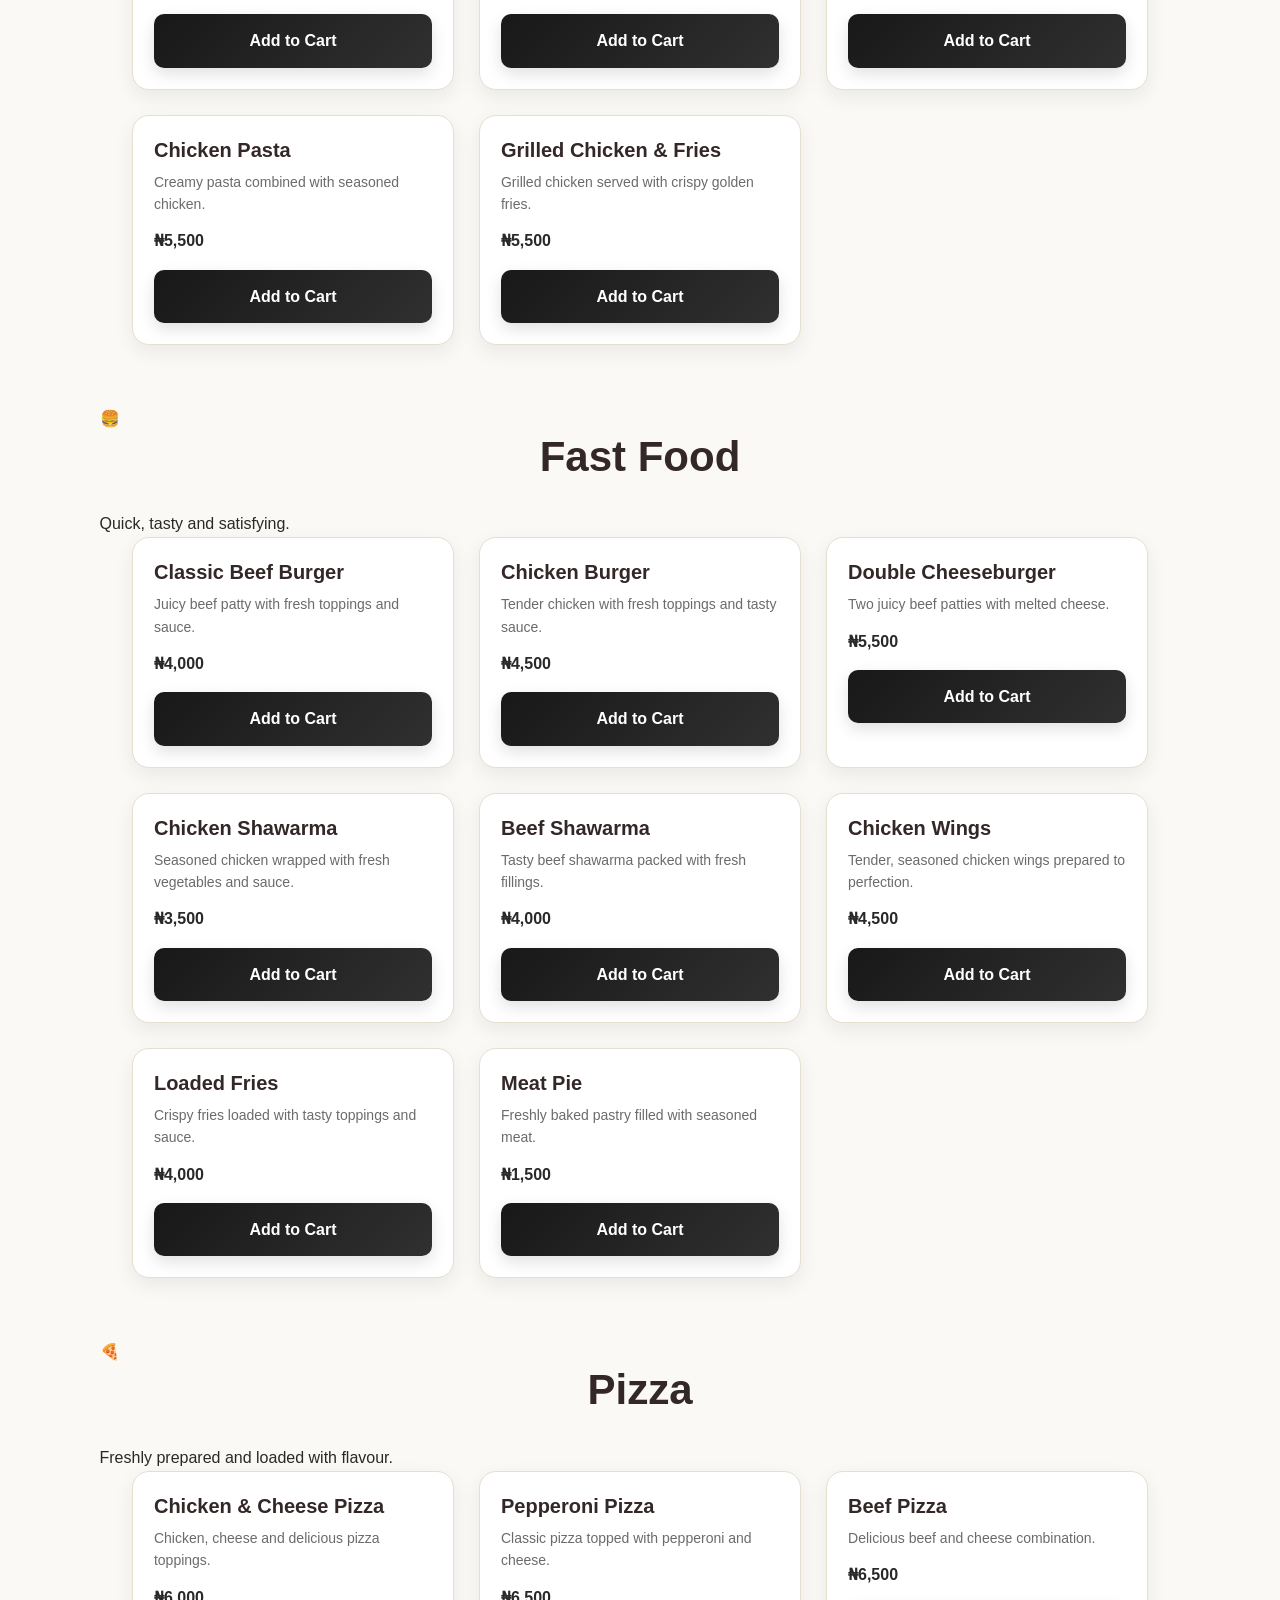
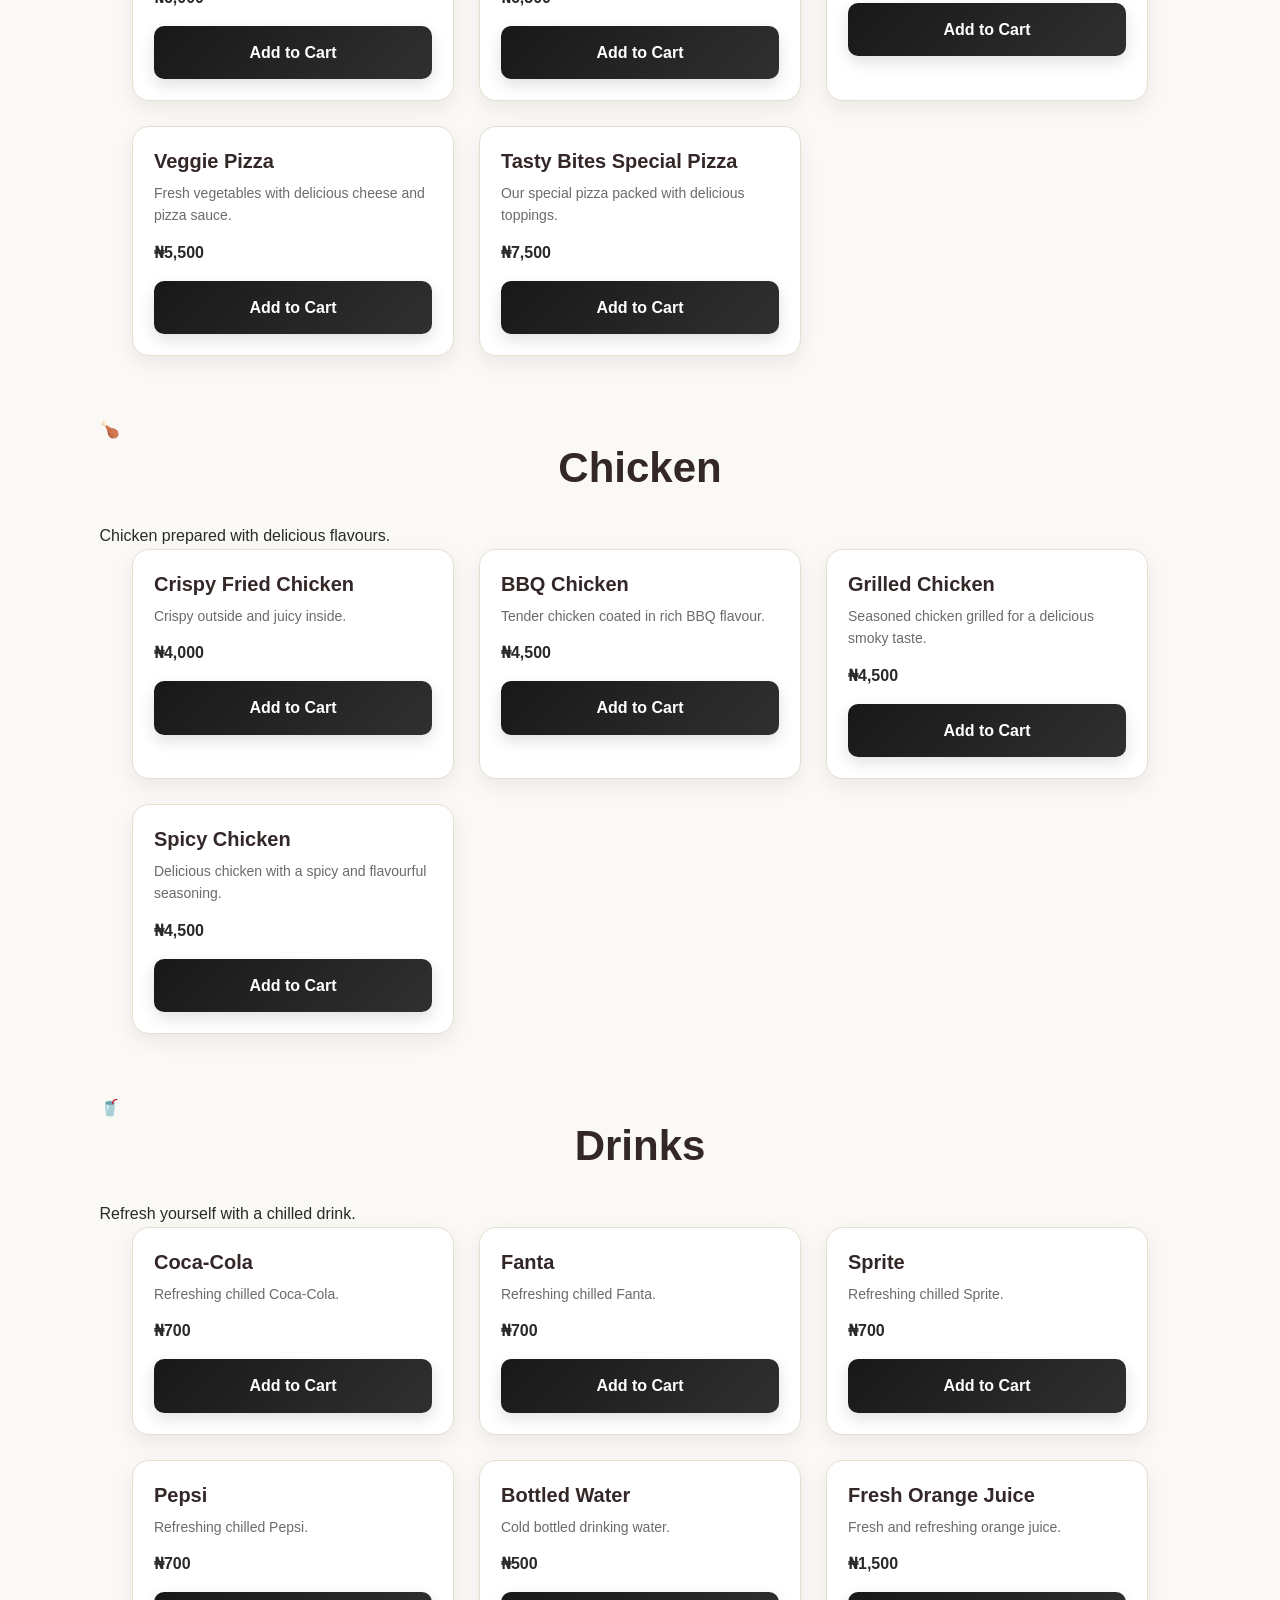
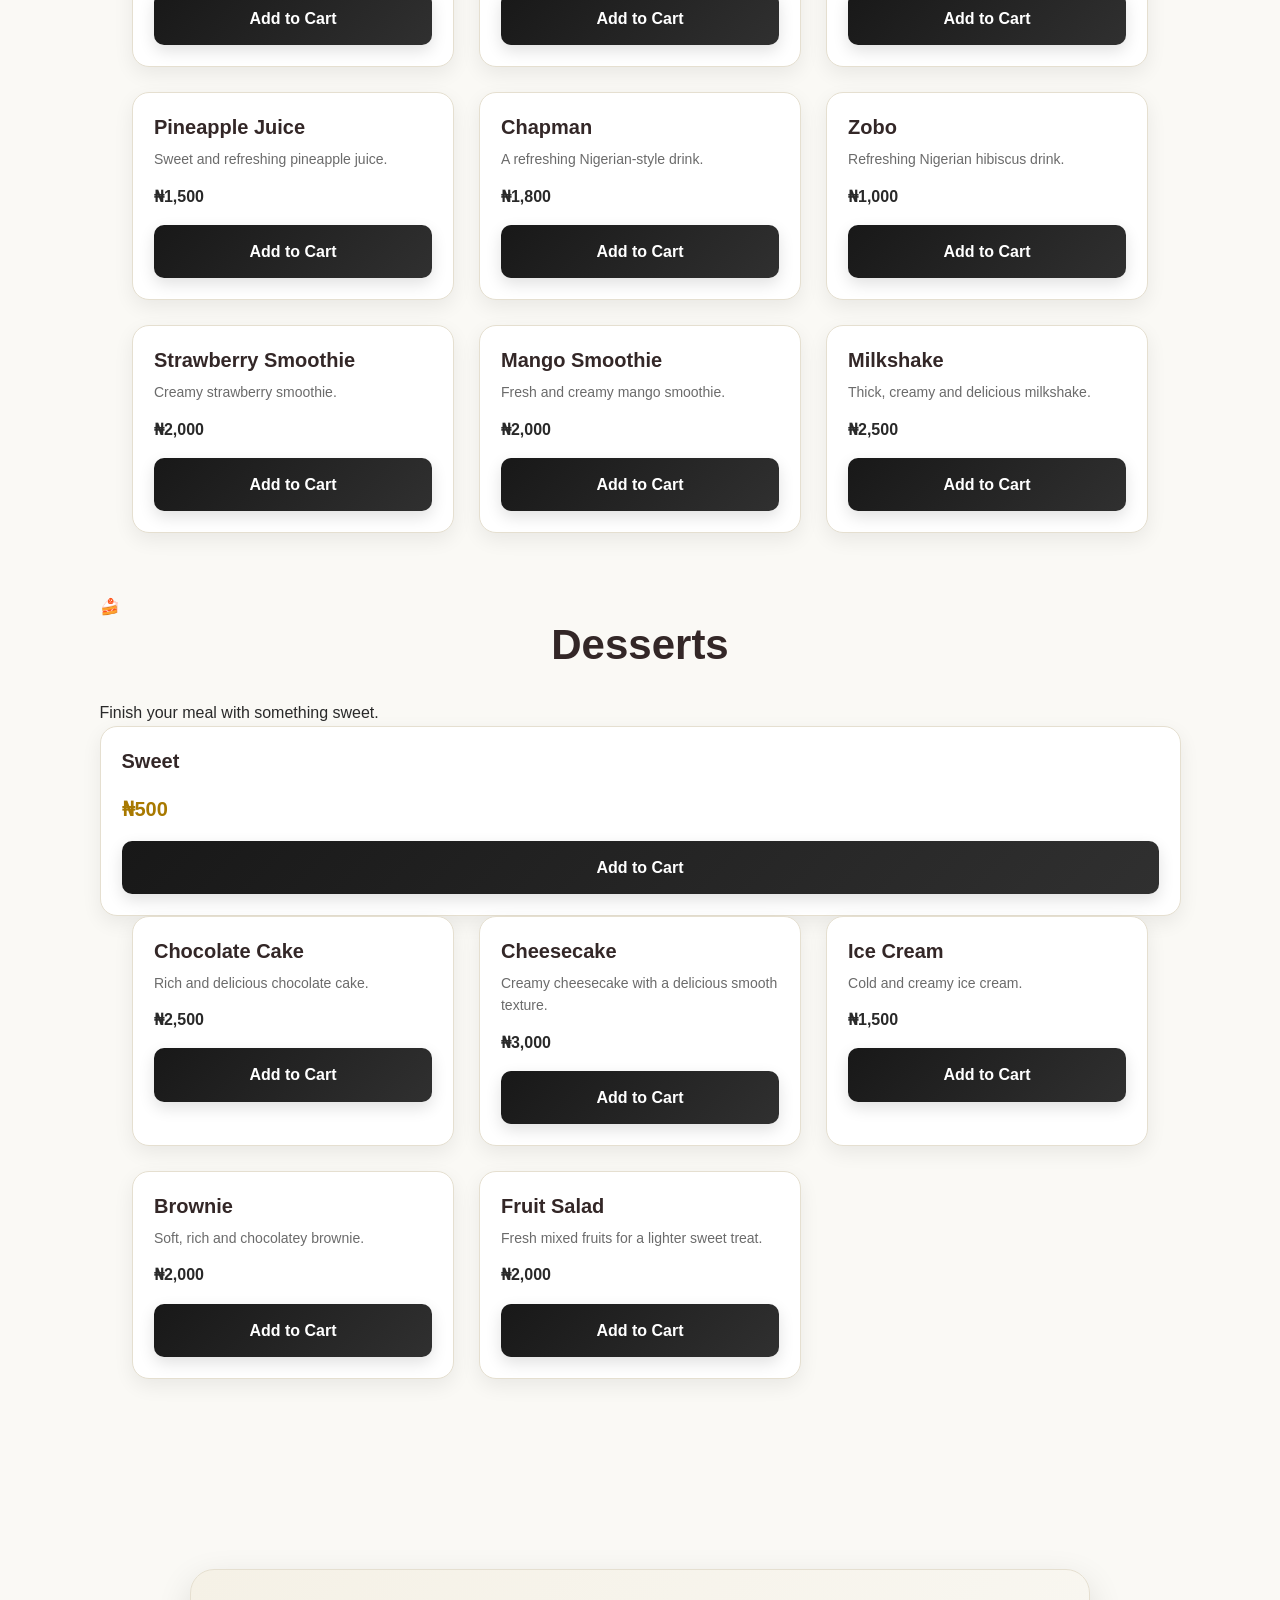
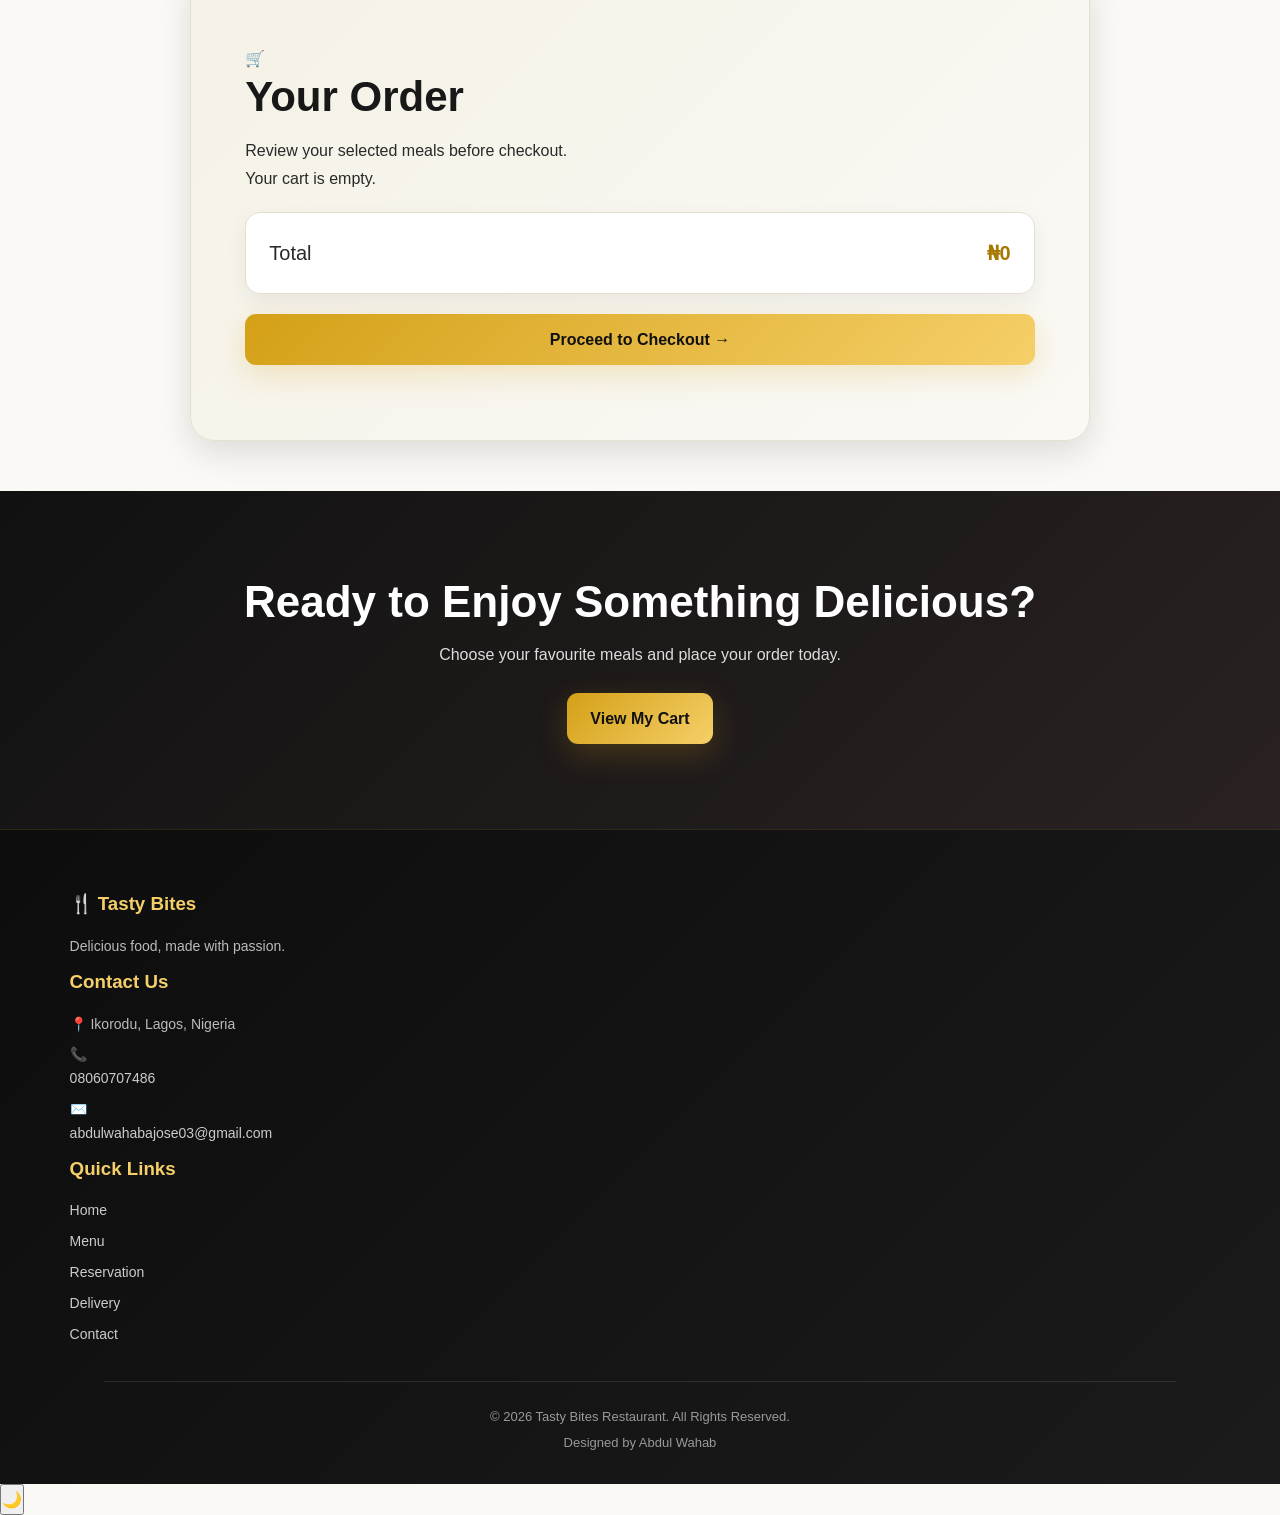
<file: menu.html>
<!DOCTYPE html>
<html lang="en">
<head>
    <meta charset="UTF-8">

    <meta
        name="viewport"
        content="width=device-width, initial-scale=1.0"
    >

    <meta
        name="description"
        content="Explore the delicious menu at Tasty Bites Restaurant."
    >

    <meta
        name="keywords"
        content="Tasty Bites, restaurant menu, food, Lagos restaurant, Nigerian food"
    >

    <title>Menu | Tasty Bites Restaurant</title>

    <link rel="stylesheet" href="css/style.css">

    <!-- DO NOT CHANGE THIS FAVICON -->
    <link
        rel="icon"
        type="image/png"
        href="https://i.ibb.co/NdqWKNHB/B29-E8821-B518-4391-AA75-56980-D4-BD2-D9.png"
        id="2misrt"
    >
</head>

<body>

    <!-- ==================================================
         HEADER
    ================================================== -->

    <header class="site-header">

        <div class="container header-container">

            <a href="index.html" class="logo">
                🍴 Tasty Bites
            </a>

            <nav class="main-navigation">

                <a href="index.html">Home</a>
                <a href="menu.html">Menu</a>
                <a href="gallery.html">Gallery</a>
                <a href="reservation.html">Reservation</a>
                <a href="delivery.html">Delivery</a>
                <a href="about.html">About</a>
                <a href="services.html">Services</a>
                <a href="contact.html">Contact</a>
                <a href="team.html">Team</a>
                <a href="testimonials.html">Reviews</a>
                <a href="faq.html">FAQ</a>

            </nav>

        </div>

    </header>


    <!-- ==================================================
         MENU HERO
    ================================================== -->

    <main>

        <section class="page-hero">

            <div class="container">

                <span class="section-label">
                    TASTY BITES
                </span>

                <h1>
                    Our Menu
                </h1>

                <p>
                    Freshly prepared meals, delicious flavours,
                    and something for everyone.
                </p>

            </div>

        </section>


        <!-- ==================================================
             MENU INTRO
        ================================================== -->

        <section class="menu-intro">

            <div class="container">

                <h2>
                    Delicious Food, Made With Passion
                </h2>

                <p>
                    Explore our carefully selected menu and choose
                    your favourite meal. Add your selections to your
                    cart and proceed to checkout when you're ready.
                </p>

            </div>

        </section>


        <!-- ==================================================
             SEARCH
        ================================================== -->

        <section class="menu-tools">

            <div class="container">

                <div class="menu-search">

                    <label for="menuSearch">
                        Search our menu
                    </label>

                    <input
                        type="search"
                        id="menuSearch"
                        placeholder="Search for food..."
                        autocomplete="off"
                    >

                </div>


                <!-- ==================================================
                     CATEGORY FILTERS
                ================================================== -->

                <div class="menu-filters">

                    <button
                        type="button"
                        class="filter-btn selected"
                        data-category="all"
                    >
                        All
                    </button>

                    <button
                        type="button"
                        class="filter-btn"
                        data-category="main-meals"
                    >
                        Main Meals
                    </button>

                    <button
                        type="button"
                        class="filter-btn"
                        data-category="fast-food"
                    >
                        Fast Food
                    </button>

                    <button
                        type="button"
                        class="filter-btn"
                        data-category="pizza"
                    >
                        Pizza
                    </button>

                    <button
                        type="button"
                        class="filter-btn"
                        data-category="chicken"
                    >
                        Chicken
                    </button>

                    <button
                        type="button"
                        class="filter-btn"
                        data-category="drinks"
                    >
                        Drinks
                    </button>

                    <button
                        type="button"
                        class="filter-btn"
                        data-category="desserts"
                    >
                        Desserts
                    </button>

                </div>

            </div>

        </section>


        <!-- ==================================================
             MENU ITEMS
        ================================================== -->

        <section class="menu-section">

            <div class="container">

                <!-- ================= MAIN MEALS ================= -->

                <div class="menu-category">

                    <div class="category-heading">
                        <span>🍛</span>

                        <div>
                            <h2>Main Meals</h2>
                            <p>Our satisfying everyday favourites.</p>
                        </div>
                    </div>


                    <div class="menu-grid">

                        <article
                            class="menu-item"
                            data-category="main-meals"
                        >

                            <!-- ADD YOUR FOOD IMAGE HERE -->

                            <div class="menu-item-content">

                                <h3>
                                    Jollof Rice &amp; Grilled Chicken
                                </h3>

                                <p>
                                    Flavourful Nigerian jollof rice
                                    served with grilled chicken.
                                </p>

                                <div class="menu-item-bottom">

                                    <strong>
                                        ₦4,500
                                    </strong>

                                    <button
                                        type="button"
                                        class="add-to-cart"
                                        data-name="Jollof Rice & Grilled Chicken"
                                        data-price="4500"
                                    >
                                        Add to Cart
                                    </button>

                                </div>

                            </div>

                        </article>


                        <article
                            class="menu-item"
                            data-category="main-meals"
                        >

                            <div class="menu-item-content">

                                <h3>
                                    Fried Rice &amp; Chicken
                                </h3>

                                <p>
                                    Delicious fried rice served
                                    with juicy chicken.
                                </p>

                                <div class="menu-item-bottom">

                                    <strong>
                                        ₦4,800
                                    </strong>

                                    <button
                                        type="button"
                                        class="add-to-cart"
                                        data-name="Fried Rice & Chicken"
                                        data-price="4800"
                                    >
                                        Add to Cart
                                    </button>

                                </div>

                            </div>

                        </article>


                        <article
                            class="menu-item"
                            data-category="main-meals"
                        >

                            <div class="menu-item-content">

                                <h3>
                                    Nigerian Party Jollof
                                </h3>

                                <p>
                                    Rich and smoky party-style
                                    Nigerian jollof rice.
                                </p>

                                <div class="menu-item-bottom">

                                    <strong>
                                        ₦3,500
                                    </strong>

                                    <button
                                        type="button"
                                        class="add-to-cart"
                                        data-name="Nigerian Party Jollof"
                                        data-price="3500"
                                    >
                                        Add to Cart
                                    </button>

                                </div>

                            </div>

                        </article>


                        <article
                            class="menu-item"
                            data-category="main-meals"
                        >

                            <div class="menu-item-content">

                                <h3>
                                    White Rice &amp; Chicken
                                </h3>

                                <p>
                                    Soft white rice served with
                                    delicious chicken.
                                </p>

                                <div class="menu-item-bottom">

                                    <strong>
                                        ₦4,500
                                    </strong>

                                    <button
                                        type="button"
                                        class="add-to-cart"
                                        data-name="White Rice & Chicken"
                                        data-price="4500"
                                    >
                                        Add to Cart
                                    </button>

                                </div>

                            </div>

                        </article>


                        <article
                            class="menu-item"
                            data-category="main-meals"
                        >

                            <div class="menu-item-content">

                                <h3>
                                    Ofada Rice &amp; Sauce
                                </h3>

                                <p>
                                    Traditional Ofada rice with
                                    rich local sauce.
                                </p>

                                <div class="menu-item-bottom">

                                    <strong>
                                        ₦5,000
                                    </strong>

                                    <button
                                        type="button"
                                        class="add-to-cart"
                                        data-name="Ofada Rice & Sauce"
                                        data-price="5000"
                                    >
                                        Add to Cart
                                    </button>

                                </div>

                            </div>

                        </article>


                        <article
                            class="menu-item"
                            data-category="main-meals"
                        >

                            <div class="menu-item-content">

                                <h3>
                                    Spaghetti Bolognese
                                </h3>

                                <p>
                                    Pasta cooked in a rich
                                    Bolognese sauce.
                                </p>

                                <div class="menu-item-bottom">

                                    <strong>
                                        ₦5,000
                                    </strong>

                                    <button
                                        type="button"
                                        class="add-to-cart"
                                        data-name="Spaghetti Bolognese"
                                        data-price="5000"
                                    >
                                        Add to Cart
                                    </button>

                                </div>

                            </div>

                        </article>


                        <article
                            class="menu-item"
                            data-category="main-meals"
                        >

                            <div class="menu-item-content">

                                <h3>
                                    Chicken Pasta
                                </h3>

                                <p>
                                    Creamy pasta combined with
                                    seasoned chicken.
                                </p>

                                <div class="menu-item-bottom">

                                    <strong>
                                        ₦5,500
                                    </strong>

                                    <button
                                        type="button"
                                        class="add-to-cart"
                                        data-name="Chicken Pasta"
                                        data-price="5500"
                                    >
                                        Add to Cart
                                    </button>

                                </div>

                            </div>

                        </article>


                        <article
                            class="menu-item"
                            data-category="main-meals"
                        >

                            <div class="menu-item-content">

                                <h3>
                                    Grilled Chicken &amp; Fries
                                </h3>

                                <p>
                                    Grilled chicken served with
                                    crispy golden fries.
                                </p>

                                <div class="menu-item-bottom">

                                    <strong>
                                        ₦5,500
                                    </strong>

                                    <button
                                        type="button"
                                        class="add-to-cart"
                                        data-name="Grilled Chicken & Fries"
                                        data-price="5500"
                                    >
                                        Add to Cart
                                    </button>

                                </div>

                            </div>

                        </article>

                    </div>

                </div>


                <!-- ================= FAST FOOD ================= -->

                <div class="menu-category">

                    <div class="category-heading">

                        <span>🍔</span>

                        <div>
                            <h2>Fast Food</h2>
                            <p>Quick, tasty and satisfying.</p>
                        </div>

                    </div>


                    <div class="menu-grid">

                        <article class="menu-item" data-category="fast-food">

                            <div class="menu-item-content">

                                <h3>Classic Beef Burger</h3>

                                <p>
                                    Juicy beef patty with fresh
                                    toppings and sauce.
                                </p>

                                <div class="menu-item-bottom">

                                    <strong>₦4,000</strong>

                                    <button
                                        type="button"
                                        class="add-to-cart"
                                        data-name="Classic Beef Burger"
                                        data-price="4000"
                                    >
                                        Add to Cart
                                    </button>

                                </div>

                            </div>

                        </article>


                        <article class="menu-item" data-category="fast-food">

                            <div class="menu-item-content">

                                <h3>Chicken Burger</h3>

                                <p>
                                    Tender chicken with fresh
                                    toppings and tasty sauce.
                                </p>

                                <div class="menu-item-bottom">

                                    <strong>₦4,500</strong>

                                    <button
                                        type="button"
                                        class="add-to-cart"
                                        data-name="Chicken Burger"
                                        data-price="4500"
                                    >
                                        Add to Cart
                                    </button>

                                </div>

                            </div>

                        </article>


                        <article class="menu-item" data-category="fast-food">

                            <div class="menu-item-content">

                                <h3>Double Cheeseburger</h3>

                                <p>
                                    Two juicy beef patties with
                                    melted cheese.
                                </p>

                                <div class="menu-item-bottom">

                                    <strong>₦5,500</strong>

                                    <button
                                        type="button"
                                        class="add-to-cart"
                                        data-name="Double Cheeseburger"
                                        data-price="5500"
                                    >
                                        Add to Cart
                                    </button>

                                </div>

                            </div>

                        </article>


                        <article class="menu-item" data-category="fast-food">

                            <div class="menu-item-content">

                                <h3>Chicken Shawarma</h3>

                                <p>
                                    Seasoned chicken wrapped with
                                    fresh vegetables and sauce.
                                </p>

                                <div class="menu-item-bottom">

                                    <strong>₦3,500</strong>

                                    <button
                                        type="button"
                                        class="add-to-cart"
                                        data-name="Chicken Shawarma"
                                        data-price="3500"
                                    >
                                        Add to Cart
                                    </button>

                                </div>

                            </div>

                        </article>


                        <article class="menu-item" data-category="fast-food">

                            <div class="menu-item-content">

                                <h3>Beef Shawarma</h3>

                                <p>
                                    Tasty beef shawarma packed
                                    with fresh fillings.
                                </p>

                                <div class="menu-item-bottom">

                                    <strong>₦4,000</strong>

                                    <button
                                        type="button"
                                        class="add-to-cart"
                                        data-name="Beef Shawarma"
                                        data-price="4000"
                                    >
                                        Add to Cart
                                    </button>

                                </div>

                            </div>

                        </article>


                        <article class="menu-item" data-category="fast-food">

                            <div class="menu-item-content">

                                <h3>Chicken Wings</h3>

                                <p>
                                    Tender, seasoned chicken wings
                                    prepared to perfection.
                                </p>

                                <div class="menu-item-bottom">

                                    <strong>₦4,500</strong>

                                    <button
                                        type="button"
                                        class="add-to-cart"
                                        data-name="Chicken Wings"
                                        data-price="4500"
                                    >
                                        Add to Cart
                                    </button>

                                </div>

                            </div>

                        </article>


                        <article class="menu-item" data-category="fast-food">

                            <div class="menu-item-content">

                                <h3>Loaded Fries</h3>

                                <p>
                                    Crispy fries loaded with tasty
                                    toppings and sauce.
                                </p>

                                <div class="menu-item-bottom">

                                    <strong>₦4,000</strong>

                                    <button
                                        type="button"
                                        class="add-to-cart"
                                        data-name="Loaded Fries"
                                        data-price="4000"
                                    >
                                        Add to Cart
                                    </button>

                                </div>

                            </div>

                        </article>


                        <article class="menu-item" data-category="fast-food">

                            <div class="menu-item-content">

                                <h3>Meat Pie</h3>

                                <p>
                                    Freshly baked pastry filled with
                                    seasoned meat.
                                </p>

                                <div class="menu-item-bottom">

                                    <strong>₦1,500</strong>

                                    <button
                                        type="button"
                                        class="add-to-cart"
                                        data-name="Meat Pie"
                                        data-price="1500"
                                    >
                                        Add to Cart
                                    </button>

                                </div>

                            </div>

                        </article>

                    </div>

                </div>


                <!-- ================= PIZZA ================= -->

                <div class="menu-category">

                    <div class="category-heading">

                        <span>🍕</span>

                        <div>
                            <h2>Pizza</h2>
                            <p>Freshly prepared and loaded with flavour.</p>
                        </div>

                    </div>


                    <div class="menu-grid">

                        <article class="menu-item" data-category="pizza">

                            <div class="menu-item-content">

                                <h3>Chicken &amp; Cheese Pizza</h3>

                                <p>
                                    Chicken, cheese and delicious
                                    pizza toppings.
                                </p>

                                <div class="menu-item-bottom">

                                    <strong>₦6,000</strong>

                                    <button
                                        type="button"
                                        class="add-to-cart"
                                        data-name="Chicken & Cheese Pizza"
                                        data-price="6000"
                                    >
                                        Add to Cart
                                    </button>

                                </div>

                            </div>

                        </article>


                        <article class="menu-item" data-category="pizza">

                            <div class="menu-item-content">

                                <h3>Pepperoni Pizza</h3>

                                <p>
                                    Classic pizza topped with
                                    pepperoni and cheese.
                                </p>

                                <div class="menu-item-bottom">

                                    <strong>₦6,500</strong>

                                    <button
                                        type="button"
                                        class="add-to-cart"
                                        data-name="Pepperoni Pizza"
                                        data-price="6500"
                                    >
                                        Add to Cart
                                    </button>

                                </div>

                            </div>

                        </article>


                        <article class="menu-item" data-category="pizza">

                            <div class="menu-item-content">

                                <h3>Beef Pizza</h3>

                                <p>
                                    Delicious beef and cheese
                                    combination.
                                </p>

                                <div class="menu-item-bottom">

                                    <strong>₦6,500</strong>

                                    <button
                                        type="button"
                                        class="add-to-cart"
                                        data-name="Beef Pizza"
                                        data-price="6500"
                                    >
                                        Add to Cart
                                    </button>

                                </div>

                            </div>

                        </article>


                        <article class="menu-item" data-category="pizza">

                            <div class="menu-item-content">

                                <h3>Veggie Pizza</h3>

                                <p>
                                    Fresh vegetables with delicious
                                    cheese and pizza sauce.
                                </p>

                                <div class="menu-item-bottom">

                                    <strong>₦5,500</strong>

                                    <button
                                        type="button"
                                        class="add-to-cart"
                                        data-name="Veggie Pizza"
                                        data-price="5500"
                                    >
                                        Add to Cart
                                    </button>

                                </div>

                            </div>

                        </article>


                        <article class="menu-item" data-category="pizza">

                            <div class="menu-item-content">

                                <h3>Tasty Bites Special Pizza</h3>

                                <p>
                                    Our special pizza packed with
                                    delicious toppings.
                                </p>

                                <div class="menu-item-bottom">

                                    <strong>₦7,500</strong>

                                    <button
                                        type="button"
                                        class="add-to-cart"
                                        data-name="Tasty Bites Special Pizza"
                                        data-price="7500"
                                    >
                                        Add to Cart
                                    </button>

                                </div>

                            </div>

                        </article>

                    </div>

                </div>


                <!-- ================= CHICKEN ================= -->

                <div class="menu-category">

                    <div class="category-heading">

                        <span>🍗</span>

                        <div>
                            <h2>Chicken</h2>
                            <p>Chicken prepared with delicious flavours.</p>
                        </div>

                    </div>


                    <div class="menu-grid">

                        <article class="menu-item" data-category="chicken">

                            <div class="menu-item-content">

                                <h3>Crispy Fried Chicken</h3>

                                <p>
                                    Crispy outside and juicy inside.
                                </p>

                                <div class="menu-item-bottom">

                                    <strong>₦4,000</strong>

                                    <button
                                        type="button"
                                        class="add-to-cart"
                                        data-name="Crispy Fried Chicken"
                                        data-price="4000"
                                    >
                                        Add to Cart
                                    </button>

                                </div>

                            </div>

                        </article>


                        <article class="menu-item" data-category="chicken">

                            <div class="menu-item-content">

                                <h3>BBQ Chicken</h3>

                                <p>
                                    Tender chicken coated in rich
                                    BBQ flavour.
                                </p>

                                <div class="menu-item-bottom">

                                    <strong>₦4,500</strong>

                                    <button
                                        type="button"
                                        class="add-to-cart"
                                        data-name="BBQ Chicken"
                                        data-price="4500"
                                    >
                                        Add to Cart
                                    </button>

                                </div>

                            </div>

                        </article>


                        <article class="menu-item" data-category="chicken">

                            <div class="menu-item-content">

                                <h3>Grilled Chicken</h3>

                                <p>
                                    Seasoned chicken grilled for
                                    a delicious smoky taste.
                                </p>

                                <div class="menu-item-bottom">

                                    <strong>₦4,500</strong>

                                    <button
                                        type="button"
                                        class="add-to-cart"
                                        data-name="Grilled Chicken"
                                        data-price="4500"
                                    >
                                        Add to Cart
                                    </button>

                                </div>

                            </div>

                        </article>


                        <article class="menu-item" data-category="chicken">

                            <div class="menu-item-content">

                                <h3>Spicy Chicken</h3>

                                <p>
                                    Delicious chicken with a spicy
                                    and flavourful seasoning.
                                </p>

                                <div class="menu-item-bottom">

                                    <strong>₦4,500</strong>

                                    <button
                                        type="button"
                                        class="add-to-cart"
                                        data-name="Spicy Chicken"
                                        data-price="4500"
                                    >
                                        Add to Cart
                                    </button>

                                </div>

                            </div>

                        </article>

                    </div>

                </div>


                <!-- ================= DRINKS ================= -->

                <div class="menu-category">

                    <div class="category-heading">

                        <span>🥤</span>

                        <div>
                            <h2>Drinks</h2>
                            <p>Refresh yourself with a chilled drink.</p>
                        </div>

                    </div>


                    <div class="menu-grid">

                        <article class="menu-item" data-category="drinks">

                            <div class="menu-item-content">

                                <h3>Coca-Cola</h3>

                                <p>Refreshing chilled Coca-Cola.</p>

                                <div class="menu-item-bottom">
                                    <strong>₦700</strong>

                                    <button
                                        type="button"
                                        class="add-to-cart"
                                        data-name="Coca-Cola"
                                        data-price="700"
                                    >
                                        Add to Cart
                                    </button>
                                </div>

                            </div>

                        </article>


                        <article class="menu-item" data-category="drinks">

                            <div class="menu-item-content">

                                <h3>Fanta</h3>

                                <p>Refreshing chilled Fanta.</p>

                                <div class="menu-item-bottom">
                                    <strong>₦700</strong>

                                    <button
                                        type="button"
                                        class="add-to-cart"
                                        data-name="Fanta"
                                        data-price="700"
                                    >
                                        Add to Cart
                                    </button>
                                </div>

                            </div>

                        </article>


                        <article class="menu-item" data-category="drinks">

                            <div class="menu-item-content">

                                <h3>Sprite</h3>

                                <p>Refreshing chilled Sprite.</p>

                                <div class="menu-item-bottom">
                                    <strong>₦700</strong>

                                    <button
                                        type="button"
                                        class="add-to-cart"
                                        data-name="Sprite"
                                        data-price="700"
                                    >
                                        Add to Cart
                                    </button>
                                </div>

                            </div>

                        </article>


                        <article class="menu-item" data-category="drinks">

                            <div class="menu-item-content">

                                <h3>Pepsi</h3>

                                <p>Refreshing chilled Pepsi.</p>

                                <div class="menu-item-bottom">
                                    <strong>₦700</strong>

                                    <button
                                        type="button"
                                        class="add-to-cart"
                                        data-name="Pepsi"
                                        data-price="700"
                                    >
                                        Add to Cart
                                    </button>
                                </div>

                            </div>

                        </article>


                        <article class="menu-item" data-category="drinks">

                            <div class="menu-item-content">

                                <h3>Bottled Water</h3>

                                <p>Cold bottled drinking water.</p>

                                <div class="menu-item-bottom">
                                    <strong>₦500</strong>

                                    <button
                                        type="button"
                                        class="add-to-cart"
                                        data-name="Bottled Water"
                                        data-price="500"
                                    >
                                        Add to Cart
                                    </button>
                                </div>

                            </div>

                        </article>


                        <article class="menu-item" data-category="drinks">

                            <div class="menu-item-content">

                                <h3>Fresh Orange Juice</h3>

                                <p>Fresh and refreshing orange juice.</p>

                                <div class="menu-item-bottom">
                                    <strong>₦1,500</strong>

                                    <button
                                        type="button"
                                        class="add-to-cart"
                                        data-name="Fresh Orange Juice"
                                        data-price="1500"
                                    >
                                        Add to Cart
                                    </button>
                                </div>

                            </div>

                        </article>


                        <article class="menu-item" data-category="drinks">

                            <div class="menu-item-content">

                                <h3>Pineapple Juice</h3>

                                <p>Sweet and refreshing pineapple juice.</p>

                                <div class="menu-item-bottom">
                                    <strong>₦1,500</strong>

                                    <button
                                        type="button"
                                        class="add-to-cart"
                                        data-name="Pineapple Juice"
                                        data-price="1500"
                                    >
                                        Add to Cart
                                    </button>
                                </div>

                            </div>

                        </article>


                        <article class="menu-item" data-category="drinks">

                            <div class="menu-item-content">

                                <h3>Chapman</h3>

                                <p>A refreshing Nigerian-style drink.</p>

                                <div class="menu-item-bottom">
                                    <strong>₦1,800</strong>

                                    <button
                                        type="button"
                                        class="add-to-cart"
                                        data-name="Chapman"
                                        data-price="1800"
                                    >
                                        Add to Cart
                                    </button>
                                </div>

                            </div>

                        </article>


                        <article class="menu-item" data-category="drinks">

                            <div class="menu-item-content">

                                <h3>Zobo</h3>

                                <p>Refreshing Nigerian hibiscus drink.</p>

                                <div class="menu-item-bottom">
                                    <strong>₦1,000</strong>

                                    <button
                                        type="button"
                                        class="add-to-cart"
                                        data-name="Zobo"
                                        data-price="1000"
                                    >
                                        Add to Cart
                                    </button>
                                </div>

                            </div>

                        </article>


                        <article class="menu-item" data-category="drinks">

                            <div class="menu-item-content">

                                <h3>Strawberry Smoothie</h3>

                                <p>Creamy strawberry smoothie.</p>

                                <div class="menu-item-bottom">
                                    <strong>₦2,000</strong>

                                    <button
                                        type="button"
                                        class="add-to-cart"
                                        data-name="Strawberry Smoothie"
                                        data-price="2000"
                                    >
                                        Add to Cart
                                    </button>
                                </div>

                            </div>

                        </article>


                        <article class="menu-item" data-category="drinks">

                            <div class="menu-item-content">

                                <h3>Mango Smoothie</h3>

                                <p>Fresh and creamy mango smoothie.</p>

                                <div class="menu-item-bottom">
                                    <strong>₦2,000</strong>

                                    <button
                                        type="button"
                                        class="add-to-cart"
                                        data-name="Mango Smoothie"
                                        data-price="2000"
                                    >
                                        Add to Cart
                                    </button>
                                </div>

                            </div>

                        </article>


                        <article class="menu-item" data-category="drinks">

                            <div class="menu-item-content">

                                <h3>Milkshake</h3>

                                <p>Thick, creamy and delicious milkshake.</p>

                                <div class="menu-item-bottom">
                                    <strong>₦2,500</strong>

                                    <button
                                        type="button"
                                        class="add-to-cart"
                                        data-name="Milkshake"
                                        data-price="2500"
                                    >
                                        Add to Cart
                                    </button>
                                </div>

                            </div>

                        </article>

                    </div>

                </div>


                <!-- ================= DESSERTS ================= -->

                <div class="menu-category">

                    <div class="category-heading">

                        <span>🍰</span>

                        <div>
                            <h2>Desserts</h2>
                            <p>Finish your meal with something sweet.</p>
                        </div>

                    </div>


                    <div class="menu-item" data-category="desserts">
    <div class="menu-item-content">
        <h3>Sweet</h3>
        <span class="price">₦500</span>
        <button class="add-to-cart" data-name="Sweet" data-price="500">
            Add to Cart
        </button>
    </div>
</div>


                    <div class="menu-grid">

                        <article class="menu-item" data-category="desserts">

                            <div class="menu-item-content">

                                <h3>Chocolate Cake</h3>

                                <p>
                                    Rich and delicious chocolate cake.
                                </p>

                                <div class="menu-item-bottom">

                                    <strong>₦2,500</strong>

                                    <button
                                        type="button"
                                        class="add-to-cart"
                                        data-name="Chocolate Cake"
                                        data-price="2500"
                                    >
                                        Add to Cart
                                    </button>

                                </div>

                            </div>

                        </article>


                        <article class="menu-item" data-category="desserts">

                            <div class="menu-item-content">

                                <h3>Cheesecake</h3>

                                <p>
                                    Creamy cheesecake with a delicious
                                    smooth texture.
                                </p>

                                <div class="menu-item-bottom">

                                    <strong>₦3,000</strong>

                                    <button
                                        type="button"
                                        class="add-to-cart"
                                        data-name="Cheesecake"
                                        data-price="3000"
                                    >
                                        Add to Cart
                                    </button>

                                </div>

                            </div>

                        </article>


                        <article class="menu-item" data-category="desserts">

                            <div class="menu-item-content">

                                <h3>Ice Cream</h3>

                                <p>
                                    Cold and creamy ice cream.
                                </p>

                                <div class="menu-item-bottom">

                                    <strong>₦1,500</strong>

                                    <button
                                        type="button"
                                        class="add-to-cart"
                                        data-name="Ice Cream"
                                        data-price="1500"
                                    >
                                        Add to Cart
                                    </button>

                                </div>

                            </div>

                        </article>


                        <article class="menu-item" data-category="desserts">

                            <div class="menu-item-content">

                                <h3>Brownie</h3>

                                <p>
                                    Soft, rich and chocolatey brownie.
                                </p>

                                <div class="menu-item-bottom">

                                    <strong>₦2,000</strong>

                                    <button
                                        type="button"
                                        class="add-to-cart"
                                        data-name="Brownie"
                                        data-price="2000"
                                    >
                                        Add to Cart
                                    </button>

                                </div>

                            </div>

                        </article>


                        <article class="menu-item" data-category="desserts">

                            <div class="menu-item-content">

                                <h3>Fruit Salad</h3>

                                <p>
                                    Fresh mixed fruits for a lighter
                                    sweet treat.
                                </p>

                                <div class="menu-item-bottom">

                                    <strong>₦2,000</strong>

                                    <button
                                        type="button"
                                        class="add-to-cart"
                                        data-name="Fruit Salad"
                                        data-price="2000"
                                    >
                                        Add to Cart
                                    </button>

                                </div>

                            </div>

                        </article>

                    </div>

                </div>

            </div>

        </section>


        <!-- ==================================================
             CART
        ================================================== -->

        <section class="cart-section" id="cartSection">

            <div class="container">

                <div class="cart-heading">

                    <span>🛒</span>

                    <div>
                        <h2>Your Order</h2>

                        <p>
                            Review your selected meals before checkout.
                        </p>
                    </div>

                </div>


                <div id="cartItems">

                    <p>
                        Your cart is empty. Add something delicious
                        from the menu.
                    </p>

                </div>


                <div class="cart-summary">

                    <span>
                        Total
                    </span>

                    <strong id="cartTotal">
                        ₦0
                    </strong>

                </div>


                <a
                    href="checkout.html"
                    class="checkout-btn"
                >
                    Proceed to Checkout →
                </a>

            </div>

        </section>


        <!-- ==================================================
             CTA
        ================================================== -->

        <section class="menu-cta">

            <div class="container">

                <h2>
                    Ready to Enjoy Something Delicious?
                </h2>

                <p>
                    Choose your favourite meals and place your order
                    today.
                </p>

                <a
                    href="#cartSection"
                    class="cta-button"
                >
                    View My Cart
                </a>

            </div>

        </section>

    </main>


    <!-- ==================================================
         FOOTER
    ================================================== -->

    <footer class="site-footer">

        <div class="container">

            <div class="footer-grid">

                <div class="footer-column">

                    <h3>
                        🍴 Tasty Bites
                    </h3>

                    <p>
                        Delicious food, made with passion.
                    </p>

                </div>


                <div class="footer-column">

                    <h3>
                        Contact Us
                    </h3>

                    <p>
                        📍 Ikorodu, Lagos, Nigeria
                    </p>

                    <p>
                        📞
                        <a href="tel:08060707486">
                            08060707486
                        </a>
                    </p>

                    <p>
                        ✉️
                        <a href="mailto:abdulwahabajose03@gmail.com">
                            abdulwahabajose03@gmail.com
                        </a>
                    </p>

                </div>


                <div class="footer-column">

                    <h3>
                        Quick Links
                    </h3>

                    <a href="index.html">Home</a>
                    <a href="menu.html">Menu</a>
                    <a href="reservation.html">Reservation</a>
                    <a href="delivery.html">Delivery</a>
                    <a href="contact.html">Contact</a>

                </div>

            </div>


            <div class="footer-bottom">

                <p>
                    © <span id="year">2026</span>
                    Tasty Bites Restaurant.
                    All Rights Reserved.
                </p>

                <p>
                    Designed by Abdul Wahab
                </p>

            </div>

        </div>

    </footer>


    <!-- ==================================================
         EXISTING JAVASCRIPT
         DO NOT CHANGE java.js
    ================================================== -->

    <script src="css/javascript/java.js"></script>
<!-- FLOATING CHECKOUT -->
<div class="floating-checkout-bar" id="floatingCheckoutBar">

    <div class="floating-cart-info">
        <span>🛒</span>

        <div>
            <strong>Your Cart</strong>
            <small>
                <span id="floatingCartCount">0</span>
                item(s) ·
                <span id="floatingCartTotal">₦0</span>
            </small>
        </div>
    </div>

    <a href="checkout.html" class="floating-checkout-button">
        Checkout →
    </a>

</div>

<script>
document.addEventListener("DOMContentLoaded", function () {

    const floatingBar =
        document.getElementById("floatingCheckoutBar");

    const floatingCount =
        document.getElementById("floatingCartCount");

    const floatingTotal =
        document.getElementById("floatingCartTotal");

    function updateFloatingCheckout() {

        let cart = [];

        try {
            cart = JSON.parse(
                localStorage.getItem("tastyBitesCart")
            ) || [];
        } catch (error) {
            cart = [];
        }

        let totalItems = 0;
        let totalPrice = 0;

        cart.forEach(function (item) {

            const quantity = Number(item.quantity) || 0;
            const price = Number(item.price) || 0;

            totalItems += quantity;
            totalPrice += price * quantity;

        });

        floatingCount.textContent = totalItems;

        floatingTotal.textContent =
            "₦" + totalPrice.toLocaleString("en-NG");

        if (totalItems > 0) {
            floatingBar.classList.add("visible");
        } else {
            floatingBar.classList.remove("visible");
        }
    }

    updateFloatingCheckout();

    setInterval(updateFloatingCheckout, 300);

});
</script>

</body>

</html>
</file>
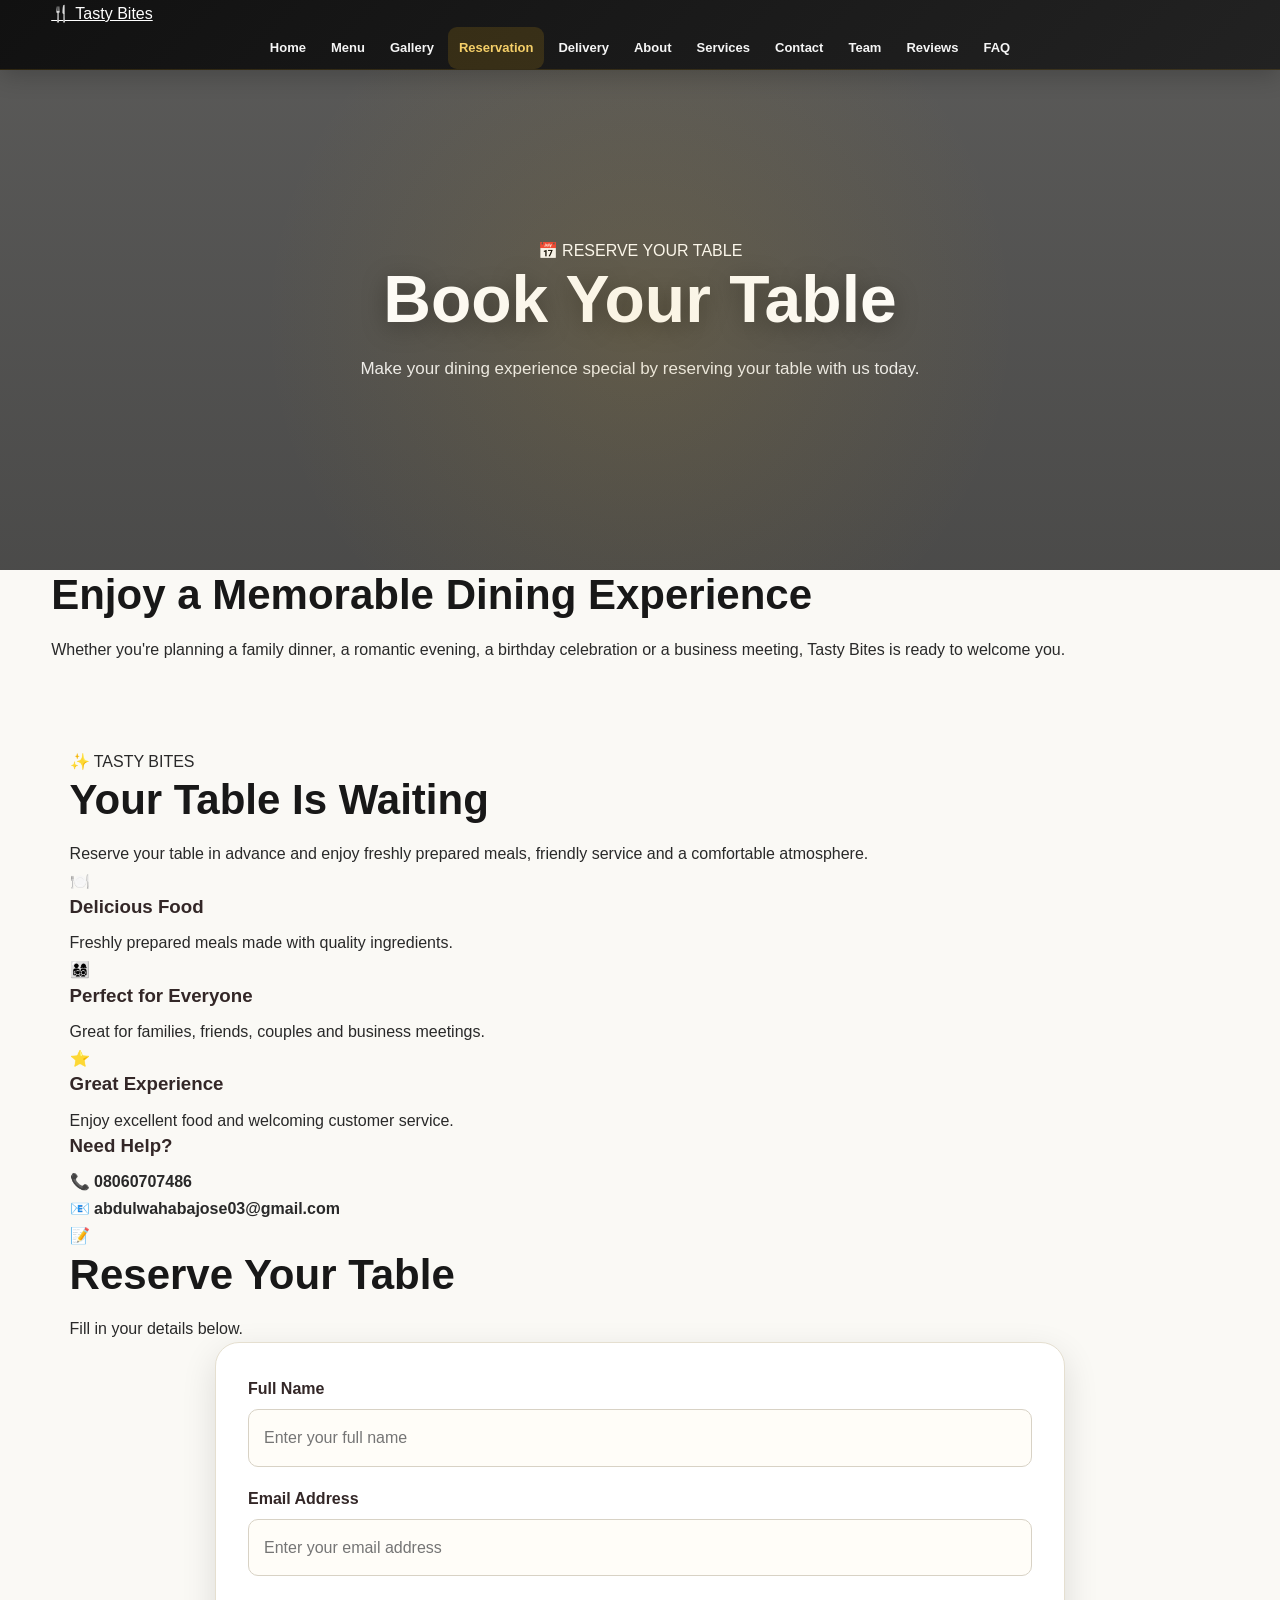
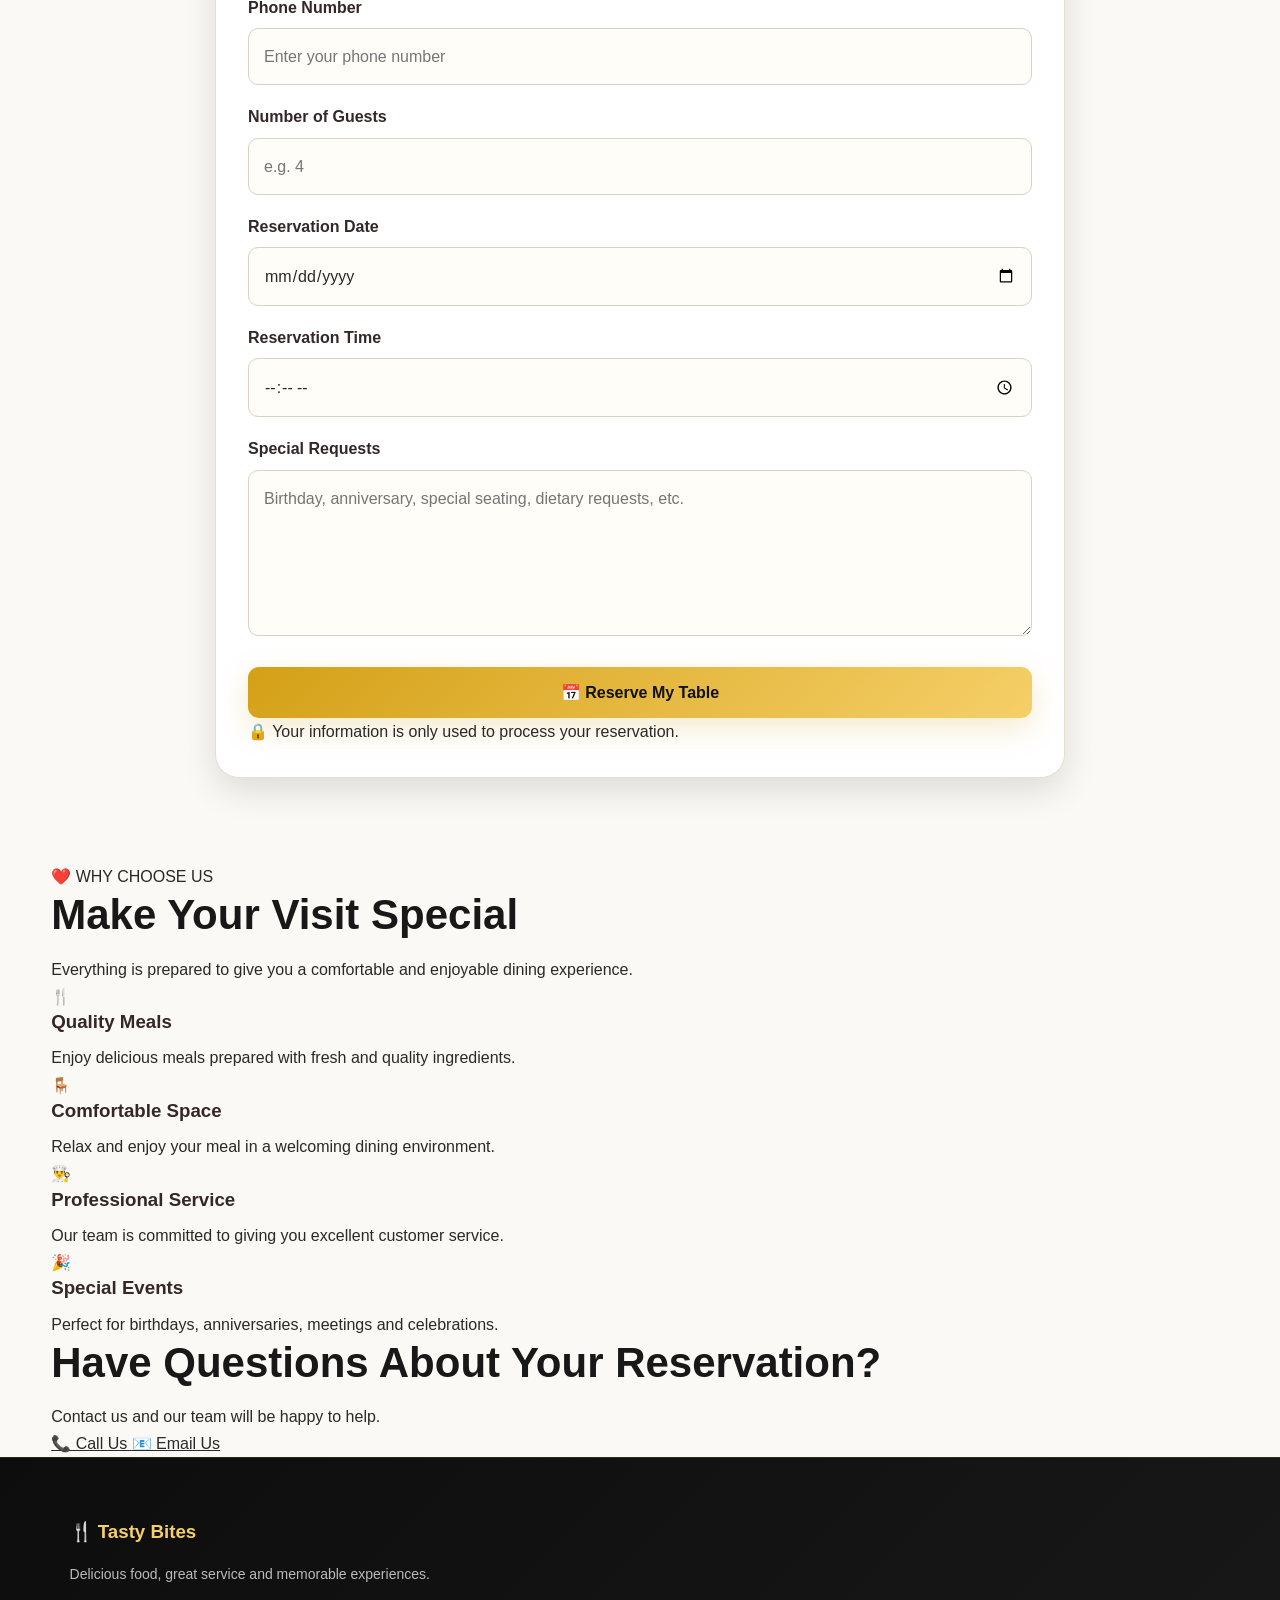
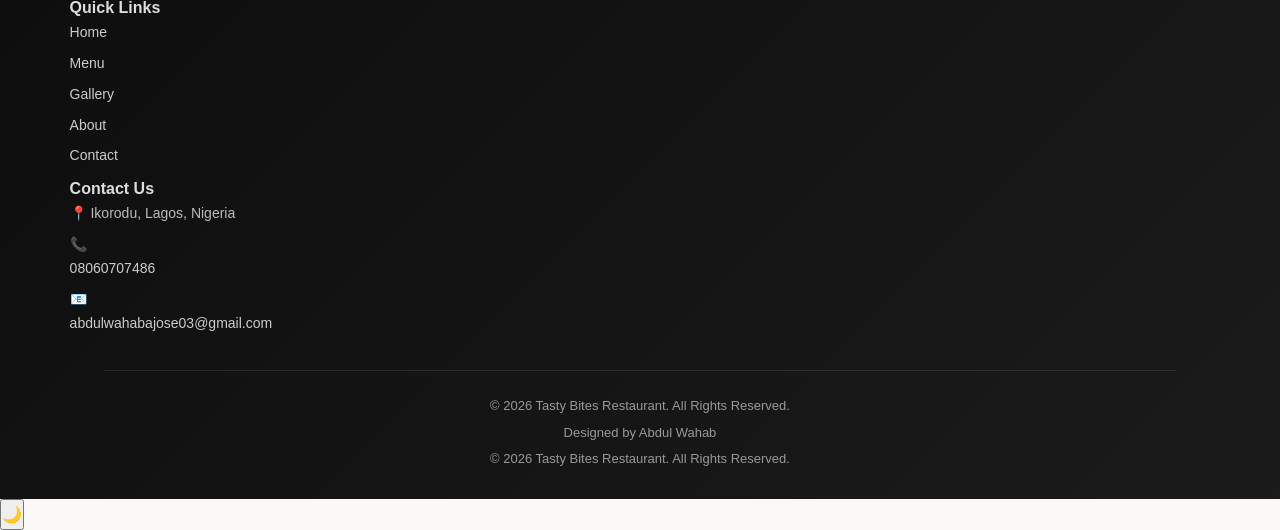
<file: reservation.html>
<!DOCTYPE html>
<html lang="en">

<head>
    <meta charset="UTF-8">
    <meta name="viewport" content="width=device-width, initial-scale=1.0">

    <title>Reservation | Tasty Bites Restaurant</title>

    <link rel="stylesheet" href="css/style.css">

    <!-- TASTY BITES FAVICON — DO NOT CHANGE -->
    <link
        rel="icon"
        type="image/png"
        href="https://i.ibb.co/NdqWKNHB/B29-E8821-B518-4391-AA75-56980-D4-BD2-D9.png"
        id="2misrt"
    >
</head>

<body>

    <!-- ================= HEADER ================= -->

    <header class="site-header">

        <div class="container">

            <div class="logo">
                <a href="index.html">
                    🍴 Tasty Bites
                </a>
            </div>

            <nav>

                <a href="index.html">Home</a>
                <a href="menu.html">Menu</a>
                <a href="gallery.html">Gallery</a>
                <a href="reservation.html" class="active">Reservation</a>
                <a href="delivery.html">Delivery</a>
                <a href="about.html">About</a>
                <a href="services.html">Services</a>
                <a href="contact.html">Contact</a>
                <a href="team.html">Team</a>
                <a href="testimonials.html">Reviews</a>
                <a href="faq.html">FAQ</a>

            </nav>

        </div>

    </header>


    <!-- ================= HERO ================= -->

    <section class="page-hero">

        <div class="container">

            <span class="hero-tag">📅 RESERVE YOUR TABLE</span>

            <h1>Book Your Table</h1>

            <p>
                Make your dining experience special by reserving
                your table with us today.
            </p>

        </div>

    </section>


    <!-- ================= INTRO ================= -->

    <section class="reservation-intro">

        <div class="container">

            <h2>Enjoy a Memorable Dining Experience</h2>

            <p>
                Whether you're planning a family dinner, a romantic
                evening, a birthday celebration or a business meeting,
                Tasty Bites is ready to welcome you.
            </p>

        </div>

    </section>


    <!-- ================= RESERVATION AREA ================= -->

    <section class="reservation-section">

        <div class="container">

            <div class="reservation-layout">


                <!-- ================= INFO ================= -->

                <div class="reservation-info">

                    <span class="section-tag">
                        ✨ TASTY BITES
                    </span>

                    <h2>
                        Your Table Is Waiting
                    </h2>

                    <p>
                        Reserve your table in advance and enjoy
                        freshly prepared meals, friendly service
                        and a comfortable atmosphere.
                    </p>


                    <div class="reservation-feature">

                        <span>🍽️</span>

                        <div>
                            <h3>Delicious Food</h3>

                            <p>
                                Freshly prepared meals made with
                                quality ingredients.
                            </p>
                        </div>

                    </div>


                    <div class="reservation-feature">

                        <span>👨‍👩‍👧‍👦</span>

                        <div>
                            <h3>Perfect for Everyone</h3>

                            <p>
                                Great for families, friends,
                                couples and business meetings.
                            </p>
                        </div>

                    </div>


                    <div class="reservation-feature">

                        <span>⭐</span>

                        <div>
                            <h3>Great Experience</h3>

                            <p>
                                Enjoy excellent food and welcoming
                                customer service.
                            </p>
                        </div>

                    </div>


                    <div class="reservation-contact">

                        <h3>Need Help?</h3>

                        <p>
                            📞 <strong>08060707486</strong>
                        </p>

                        <p>
                            📧 <strong>
                                abdulwahabajose03@gmail.com
                            </strong>
                        </p>

                    </div>

                </div>


                <!-- ================= FORM ================= -->

                <div class="reservation-form-card">

                    <div class="form-heading">

                        <span>📝</span>

                        <div>
                            <h2>Reserve Your Table</h2>

                            <p>
                                Fill in your details below.
                            </p>
                        </div>

                    </div>


                    <form
                        action="https://formspree.io/f/mwvgjkdp"
                        method="POST"
                    >

                        <!-- Redirect after successful submission -->
                        <input
                            type="hidden"
                            name="_next"
                            value="https://abdwahab123.github.io/Restaurant-/thankyou.html"
                        >


                        <!-- FULL NAME -->

                        <div class="form-group">

                            <label for="fullname">
                                Full Name
                            </label>

                            <input
                                type="text"
                                id="fullname"
                                name="fullname"
                                placeholder="Enter your full name"
                                required
                            >

                        </div>


                        <!-- EMAIL -->

                        <div class="form-group">

                            <label for="email">
                                Email Address
                            </label>

                            <input
                                type="email"
                                id="email"
                                name="email"
                                placeholder="Enter your email address"
                                required
                            >

                        </div>


                        <!-- PHONE -->

                        <div class="form-group">

                            <label for="phone">
                                Phone Number
                            </label>

                            <input
                                type="tel"
                                id="phone"
                                name="phone"
                                placeholder="Enter your phone number"
                                required
                            >

                        </div>


                        <!-- GUESTS -->

                        <div class="form-group">

                            <label for="guests">
                                Number of Guests
                            </label>

                            <input
                                type="number"
                                id="guests"
                                name="guests"
                                min="1"
                                max="20"
                                placeholder="e.g. 4"
                                required
                            >

                        </div>


                        <!-- DATE AND TIME -->

                        <div class="form-row">

                            <div class="form-group">

                                <label for="date">
                                    Reservation Date
                                </label>

                                <input
                                    type="date"
                                    id="date"
                                    name="date"
                                    required
                                >

                            </div>


                            <div class="form-group">

                                <label for="time">
                                    Reservation Time
                                </label>

                                <input
                                    type="time"
                                    id="time"
                                    name="time"
                                    required
                                >

                            </div>

                        </div>


                        <!-- SPECIAL REQUEST -->

                        <div class="form-group">

                            <label for="requests">
                                Special Requests
                            </label>

                            <textarea
                                id="requests"
                                name="requests"
                                rows="5"
                                placeholder="Birthday, anniversary, special seating, dietary requests, etc."
                            ></textarea>

                        </div>


                        <!-- SUBMIT -->

                        <button
                            type="submit"
                            class="reservation-submit"
                        >
                            📅 Reserve My Table
                        </button>


                        <p class="form-note">
                            🔒 Your information is only used to
                            process your reservation.
                        </p>

                    </form>

                </div>

            </div>

        </div>

    </section>


    <!-- ================= WHY RESERVE ================= -->

    <section class="why-reserve">

        <div class="container">

            <div class="section-heading">

                <span class="section-tag">
                    ❤️ WHY CHOOSE US
                </span>

                <h2>
                    Make Your Visit Special
                </h2>

                <p>
                    Everything is prepared to give you a
                    comfortable and enjoyable dining experience.
                </p>

            </div>


            <div class="benefits-grid">


                <div class="benefit-card">

                    <div class="benefit-icon">
                        🍴
                    </div>

                    <h3>Quality Meals</h3>

                    <p>
                        Enjoy delicious meals prepared with
                        fresh and quality ingredients.
                    </p>

                </div>


                <div class="benefit-card">

                    <div class="benefit-icon">
                        🪑
                    </div>

                    <h3>Comfortable Space</h3>

                    <p>
                        Relax and enjoy your meal in a welcoming
                        dining environment.
                    </p>

                </div>


                <div class="benefit-card">

                    <div class="benefit-icon">
                        👨‍🍳
                    </div>

                    <h3>Professional Service</h3>

                    <p>
                        Our team is committed to giving you
                        excellent customer service.
                    </p>

                </div>


                <div class="benefit-card">

                    <div class="benefit-icon">
                        🎉
                    </div>

                    <h3>Special Events</h3>

                    <p>
                        Perfect for birthdays, anniversaries,
                        meetings and celebrations.
                    </p>

                </div>


            </div>

        </div>

    </section>


    <!-- ================= CONTACT ================= -->

    <section class="reservation-contact-section">

        <div class="container">

            <div class="contact-box">

                <h2>
                    Have Questions About Your Reservation?
                </h2>

                <p>
                    Contact us and our team will be happy to help.
                </p>

                <div class="contact-actions">

                    <a
                        href="tel:08060707486"
                        class="btn"
                    >
                        📞 Call Us
                    </a>

                    <a
                        href="mailto:abdulwahabajose03@gmail.com"
                        class="btn"
                    >
                        📧 Email Us
                    </a>

                </div>

            </div>

        </div>

    </section>


    <!-- ================= FOOTER ================= -->

    <footer>

        <div class="container">

            <div class="footer-content">


                <div class="footer-brand">

                    <h3>🍴 Tasty Bites</h3>

                    <p>
                        Delicious food, great service and
                        memorable experiences.
                    </p>

                </div>


                <div class="footer-links">

                    <h4>Quick Links</h4>

                    <a href="index.html">Home</a>
                    <a href="menu.html">Menu</a>
                    <a href="gallery.html">Gallery</a>
                    <a href="about.html">About</a>
                    <a href="contact.html">Contact</a>

                </div>


                <div class="footer-contact">

                    <h4>Contact Us</h4>

                    <p>
                        📍 Ikorodu, Lagos, Nigeria
                    </p>

                    <p>
                        📞
                        <a href="tel:08060707486">
                            08060707486
                        </a>
                    </p>

                    <p>
                        📧
                        <a href="mailto:abdulwahabajose03@gmail.com">
                            abdulwahabajose03@gmail.com
                        </a>
                    </p>

                </div>


            </div>


            <div class="footer-bottom">

                <p>
                    &copy; 2026 Tasty Bites Restaurant.
                    All Rights Reserved.
                </p>

                <p>
                    Designed by Abdul Wahab
                </p>

                 <p>
                    © <span id="year">2026</span>
                    Tasty Bites Restaurant.
                    All Rights Reserved.
                </p>

            </div>

        </div>

    </footer>


    <!-- EXISTING JAVASCRIPT — DO NOT CHANGE -->

    <script src="css/javascript/java.js"></script>

</body>

</html>
</file>
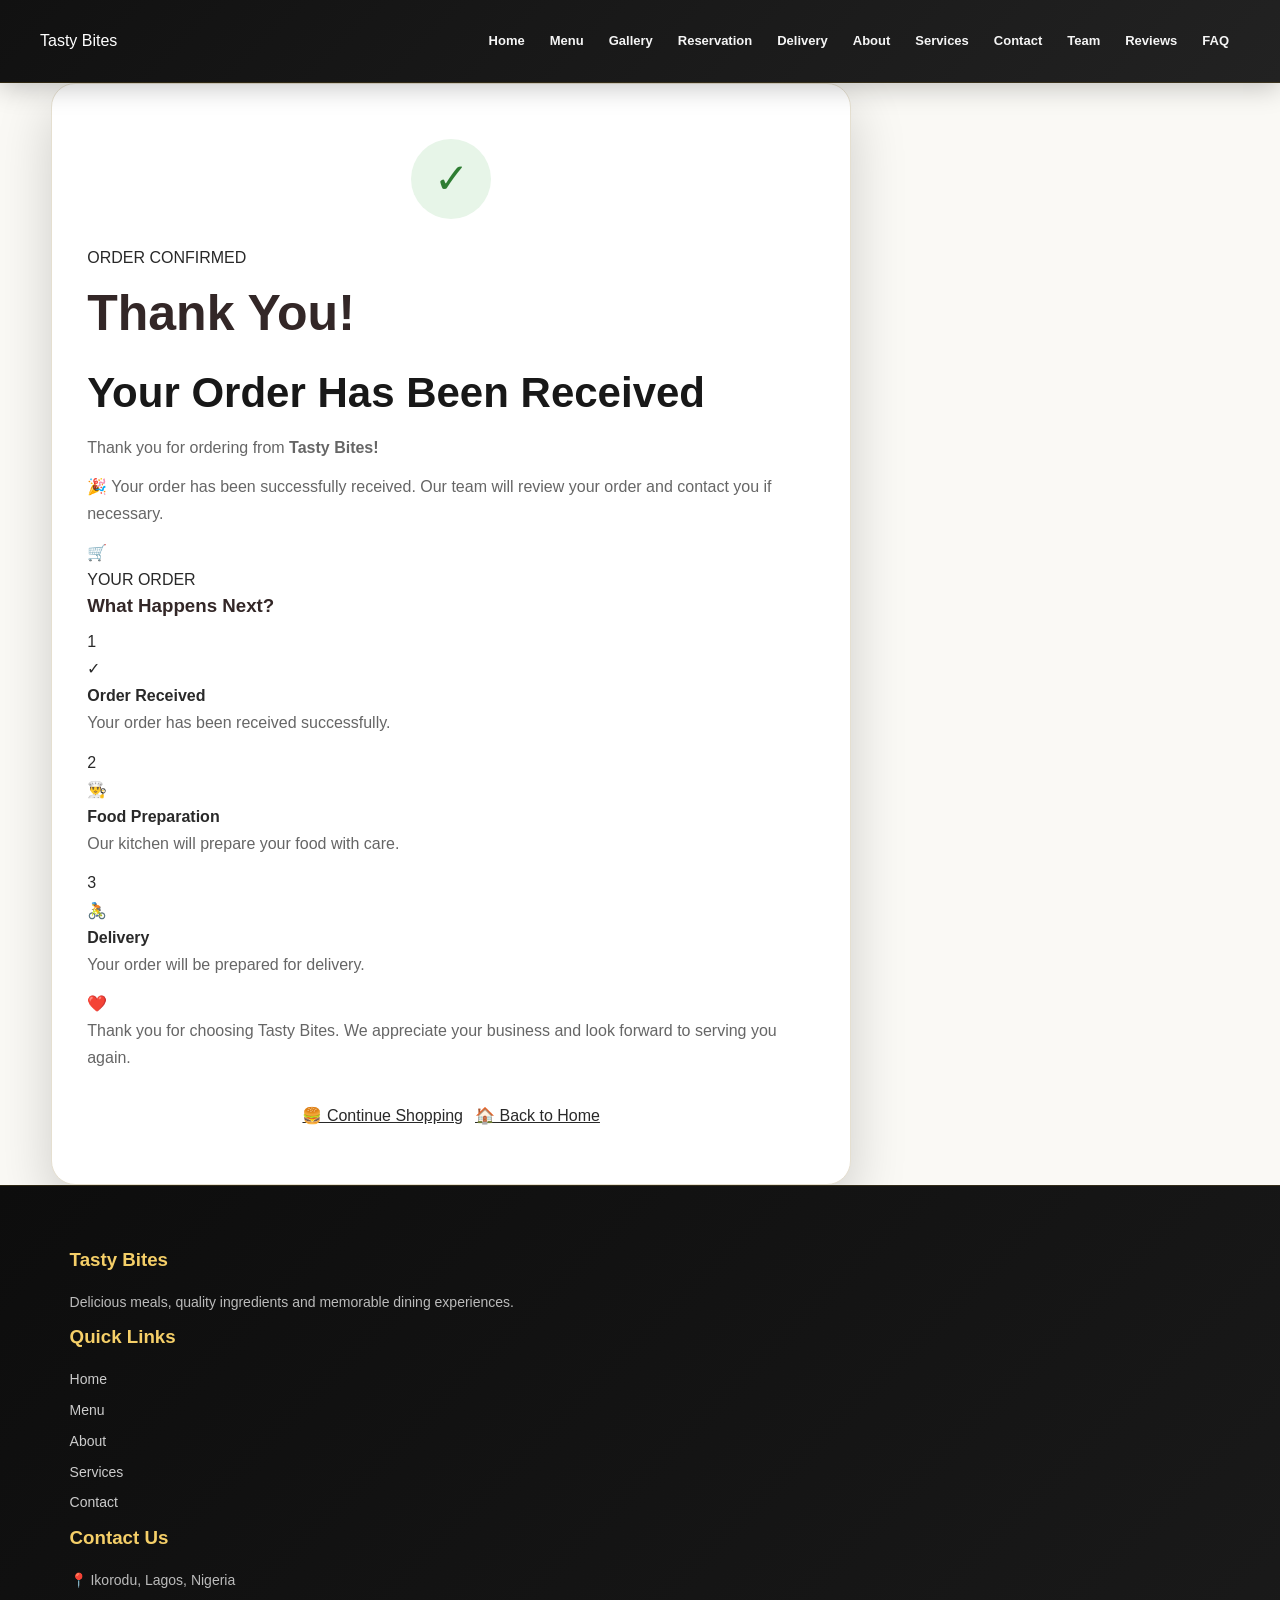
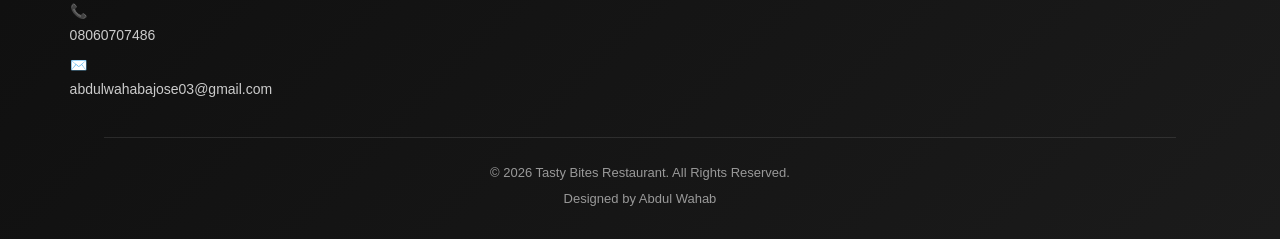
<file: thankyou.html>
<!DOCTYPE html>
<html lang="en">

<head>

    <meta charset="UTF-8">

    <meta
        name="viewport"
        content="width=device-width, initial-scale=1.0"
    >

    <title>Order Confirmed | Tasty Bites Restaurant</title>

    <link
        rel="stylesheet"
        href="css/style.css"
    >

    <!-- Tasty Bites Favicon - DO NOT CHANGE -->
    <link
        rel="icon"
        type="image/png"
        href="https://i.ibb.co/NdqWKNHB/B29-E8821-B518-4391-AA75-56980-D4-BD2-D9.png"
        id="2misrt"
    >

</head>


<body>


    <!-- ================= HEADER ================= -->

    <header class="site-header">

        <div class="container header-container">

            <a
                href="index.html"
                class="logo"
            >
                Tasty Bites
            </a>


            <nav>

                <a href="index.html">
                    Home
                </a>

                <a href="menu.html">
                    Menu
                </a>

                <a href="gallery.html">
                    Gallery
                </a>

                <a href="reservation.html">
                    Reservation
                </a>

                <a href="delivery.html">
                    Delivery
                </a>

                <a href="about.html">
                    About
                </a>

                <a href="services.html">
                    Services
                </a>

                <a href="contact.html">
                    Contact
                </a>

                <a href="team.html">
                    Team
                </a>

                <a href="testimonials.html">
                    Reviews
                </a>

                <a href="faq.html">
                    FAQ
                </a>

            </nav>

        </div>

    </header>



    <!-- ================= SUCCESS PAGE ================= -->

    <main class="thankyou-page">

        <div class="container">


            <!-- SUCCESS CARD -->

            <section class="thankyou-card">


                <!-- SUCCESS ICON -->

                <div class="success-icon">

                    <span>
                        ✓
                    </span>

                </div>


                <!-- BADGE -->

                <span class="thankyou-badge">
                    ORDER CONFIRMED
                </span>


                <!-- TITLE -->

                <h1>
                    Thank You!
                </h1>


                <h2>
                    Your Order Has Been Received
                </h2>


                <!-- MESSAGE -->

                <p class="thankyou-message">

                    Thank you for ordering from
                    <strong>Tasty Bites!</strong>

                </p>


                <p class="thankyou-description">

                    🎉 Your order has been successfully received.

                    Our team will review your order and
                    contact you if necessary.

                </p>



                <!-- ================= ORDER STATUS ================= -->

                <div class="order-status">


                    <div class="status-heading">

                        <span class="status-heading-icon">
                            🛒
                        </span>

                        <div>

                            <span class="section-label">
                                YOUR ORDER
                            </span>

                            <h3>
                                What Happens Next?
                            </h3>

                        </div>

                    </div>



                    <!-- STEP 1 -->

                    <div class="status-item">

                        <div class="status-number">
                            1
                        </div>

                        <div class="status-icon">
                            ✓
                        </div>

                        <div class="status-content">

                            <h4>
                                Order Received
                            </h4>

                            <p>
                                Your order has been received
                                successfully.
                            </p>

                        </div>

                    </div>



                    <!-- STEP 2 -->

                    <div class="status-item">

                        <div class="status-number">
                            2
                        </div>

                        <div class="status-icon">
                            👨‍🍳
                        </div>

                        <div class="status-content">

                            <h4>
                                Food Preparation
                            </h4>

                            <p>
                                Our kitchen will prepare your
                                food with care.
                            </p>

                        </div>

                    </div>



                    <!-- STEP 3 -->

                    <div class="status-item">

                        <div class="status-number">
                            3
                        </div>

                        <div class="status-icon">
                            🚴
                        </div>

                        <div class="status-content">

                            <h4>
                                Delivery
                            </h4>

                            <p>
                                Your order will be prepared
                                for delivery.
                            </p>

                        </div>

                    </div>


                </div>



                <!-- ================= CONFIDENCE MESSAGE ================= -->

                <div class="thankyou-note">

                    <span>
                        ❤️
                    </span>

                    <p>
                        Thank you for choosing Tasty Bites.
                        We appreciate your business and look
                        forward to serving you again.
                    </p>

                </div>



                <!-- ================= BUTTONS ================= -->

                <div class="thankyou-buttons">


                    <a
                        href="menu.html"
                        class="btn-primary"
                    >
                        🍔 Continue Shopping
                    </a>


                    <a
                        href="index.html"
                        class="btn-secondary"
                    >
                        🏠 Back to Home
                    </a>

                </div>


            </section>

        </div>

    </main>



    <!-- ================= FOOTER ================= -->

    <footer class="site-footer">

        <div class="container">


            <div class="footer-grid">


                <!-- ABOUT -->

                <div class="footer-about">

                    <h3>
                        Tasty Bites
                    </h3>

                    <p>
                        Delicious meals, quality ingredients
                        and memorable dining experiences.
                    </p>

                </div>



                <!-- LINKS -->

                <div class="footer-links">

                    <h3>
                        Quick Links
                    </h3>

                    <a href="index.html">
                        Home
                    </a>

                    <a href="menu.html">
                        Menu
                    </a>

                    <a href="about.html">
                        About
                    </a>

                    <a href="services.html">
                        Services
                    </a>

                    <a href="contact.html">
                        Contact
                    </a>

                </div>



                <!-- CONTACT -->

                <div class="footer-contact">

                    <h3>
                        Contact Us
                    </h3>

                    <p>
                        📍 Ikorodu, Lagos, Nigeria
                    </p>

                    <p>

                        📞

                        <a href="tel:08060707486">
                            08060707486
                        </a>

                    </p>

                    <p>

                        ✉️

                        <a
                            href="mailto:abdulwahabajose03@gmail.com"
                        >
                            abdulwahabajose03@gmail.com
                        </a>

                    </p>

                </div>


            </div>



            <!-- FOOTER BOTTOM -->

            <div class="footer-bottom">

                <p>
                    &copy; 2026 Tasty Bites Restaurant.
                    All Rights Reserved.
                </p>

                <p>
                    Designed by Abdul Wahab
                </p>

            </div>


        </div>

    </footer>



</body>

</html>
</file>
<file: css/style.css>
/* =========================================================
   TASTY BITES RESTAURANT
   PREMIUM CHARCOAL + GOLD THEME
   BEAUTIFUL • MODERN • RESPONSIVE
========================================================= */


/* =========================================================
   1. ROOT VARIABLES
========================================================= */

:root {
    --primary: #181818;
    --primary-dark: #0d0d0d;
    --secondary: #332727;

    --gold: #d4a017;
    --gold-light: #f5cf68;
    --gold-dark: #a87900;

    --cream: #fff8e7;
    --white: #ffffff;
    --black: #111111;

    --text: #292929;
    --text-light: #666666;
    --muted: #888888;

    --background: #faf9f5;
    --light-section: #f5f1e6;

    --border: #e5dfd0;

    --success: #2e7d32;
    --danger: #c62828;

    --shadow-sm:
        0 5px 18px rgba(0, 0, 0, 0.07);

    --shadow-md:
        0 12px 35px rgba(0, 0, 0, 0.12);

    --shadow-lg:
        0 22px 55px rgba(0, 0, 0, 0.18);

    --gold-shadow:
        0 10px 30px rgba(212, 160, 23, 0.22);

    --radius-sm: 8px;
    --radius-md: 15px;
    --radius-lg: 24px;

    --transition: 0.3s ease;
}


/* =========================================================
   2. RESET
========================================================= */

* {
    margin: 0;
    padding: 0;
    box-sizing: border-box;
}

html {
    scroll-behavior: smooth;
}

body {
    font-family:
        Arial,
        Helvetica,
        sans-serif;

    background:
        var(--background);

    color:
        var(--text);

    line-height:
        1.7;

    overflow-x:
        hidden;
}

img {
    display: block;
    max-width: 100%;
}

a {
    color: inherit;
}

button,
input,
textarea,
select {
    font: inherit;
}

button {
    cursor: pointer;
}


/* =========================================================
   3. CONTAINERS
========================================================= */

.container,
.section-container {
    width: min(1180px, 92%);
    margin: 0 auto;
}

section {
    width: 100%;
}

main {
    width: 100%;
}


/* =========================================================
   4. HEADER
========================================================= */

header,
.site-header {
    width: 100%;

    background:
        linear-gradient(
            135deg,
            #111111,
            #222222
        );

    color:
        var(--white);

    position:
        relative;

    z-index:
        10000;

    box-shadow:
        0 5px 25px rgba(0, 0, 0, 0.22);

    border-bottom:
        1px solid rgba(212, 160, 23, 0.15);
}

.header-inner,
.header-container {
    width: min(1200px, 94%);

    min-height:
        82px;

    margin:
        0 auto;

    display:
        flex;

    align-items:
        center;

    justify-content:
        space-between;

    gap:
        25px;

    position:
        relative;
}


/* =========================================================
   5. LOGO
========================================================= */

.logo {
    flex-shrink:
        0;

    z-index:
        10003;

    text-decoration:
        none;
}

.logo h1 {
    margin:
        0;

    color:
        var(--gold-light);

    font-size:
        25px;

    line-height:
        1.2;

    font-weight:
        800;

    letter-spacing:
        -0.5px;
}

.logo p {
    margin:
        2px 0 0;

    color:
        #dddddd;

    font-size:
        11px;

    letter-spacing:
        2px;

    text-transform:
        uppercase;
}


/* =========================================================
   6. NAVIGATION
========================================================= */

nav {
    display:
        flex;

    align-items:
        center;

    justify-content:
        center;

    gap:
        3px;

    background:
        transparent;

    margin:
        0;

    padding:
        0;

    position:
        relative;

    z-index:
        10001;
}

nav ul {
    list-style:
        none;

    display:
        flex;

    align-items:
        center;

    justify-content:
        center;

    gap:
        4px;

    margin:
        0;

    padding:
        0;
}

nav a {
    display:
        inline-flex;

    align-items:
        center;

    justify-content:
        center;

    color:
        #f5f5f5;

    text-decoration:
        none;

    font-size:
        13px;

    font-weight:
        600;

    padding:
        10px 11px;

    border-radius:
        9px;

    transition:
        color var(--transition),
        background var(--transition),
        transform var(--transition);
}

nav a:hover {
    color:
        var(--gold-light);

    background:
        rgba(212, 160, 23, 0.13);

    transform:
        translateY(-2px);
}

nav a.active {
    color:
        var(--gold-light);

    background:
        rgba(212, 160, 23, 0.17);
}


/* =========================================================
   7. HAMBURGER
========================================================= */

#mobileMenuButton {
    display:
        none;

    width:
        46px;

    height:
        46px;

    align-items:
        center;

    justify-content:
        center;

    border:
        none;

    outline:
        none;

    background:
        var(--gold);

    color:
        var(--black);

    border-radius:
        11px;

    font-size:
        25px;

    font-weight:
        800;

    line-height:
        1;

    box-shadow:
        0 6px 20px rgba(0, 0, 0, 0.25);

    transition:
        background var(--transition),
        transform var(--transition);
}

#mobileMenuButton:hover {
    background:
        var(--gold-light);
}

#mobileMenuButton:active {
    transform:
        scale(0.93);
}


/* =========================================================
   8. HERO
========================================================= */

.hero,
.page-hero {
    position:
        relative;

    min-height:
        500px;

    padding:
        100px 20px;

    display:
        flex;

    align-items:
        center;

    justify-content:
        center;

    text-align:
        center;

    overflow:
        hidden;

    color:
        var(--white);

    background:
        linear-gradient(
            rgba(10, 10, 10, 0.67),
            rgba(10, 10, 10, 0.73)
        ),
        url("https://images.unsplash.com/photo-1517248135467-4c7edcad34c4?auto=format&fit=crop&w=1800&q=85")
        center / cover no-repeat;
}

.hero::before,
.page-hero::before {
    content:
        "";

    position:
        absolute;

    inset:
        0;

    background:
        radial-gradient(
            circle at center,
            rgba(212, 160, 23, 0.12),
            transparent 55%
        );

    pointer-events:
        none;
}

.hero-content,
.page-hero-content {
    position:
        relative;

    z-index:
        2;

    width:
        min(850px, 94%);
}

.hero h1,
.hero h2,
.page-hero h1,
.page-hero h2 {
    color:
        var(--white);

    font-size:
        clamp(35px, 6vw, 66px);

    line-height:
        1.08;

    margin-bottom:
        20px;

    font-weight:
        800;

    text-shadow:
        0 5px 25px rgba(0, 0, 0, 0.35);
}

.hero p,
.page-hero p {
    max-width:
        750px;

    margin:
        0 auto 20px;

    color:
        #eeeeee;

    font-size:
        17px;
}

.eyebrow {
    color:
        var(--gold-light) !important;

    font-size:
        13px !important;

    font-weight:
        800;

    letter-spacing:
        2.5px;

    text-transform:
        uppercase;

    margin-bottom:
        12px !important;
}


/* =========================================================
   9. HERO IMAGE
========================================================= */

.hero-image {
    position:
        relative;

    width:
        100%;

    overflow:
        hidden;
}

.hero-image img {
    width:
        100%;

    height:
        500px;

    object-fit:
        cover;
}


/* =========================================================
   10. BUTTONS
========================================================= */

.primary-button,
.secondary-button,
.cta-button,
.checkout-btn,
button[type="submit"],
input[type="submit"] {
    display:
        inline-flex;

    align-items:
        center;

    justify-content:
        center;

    min-height:
        49px;

    padding:
        12px 23px;

    border-radius:
        11px;

    font-weight:
        700;

    text-decoration:
        none;

    border:
        none;

    transition:
        transform var(--transition),
        background var(--transition),
        box-shadow var(--transition);
}

.primary-button,
.cta-button,
.checkout-btn,
button[type="submit"],
input[type="submit"] {
    background:
        linear-gradient(
            135deg,
            var(--gold),
            var(--gold-light)
        );

    color:
        var(--black);

    box-shadow:
        var(--gold-shadow);
}

.primary-button:hover,
.cta-button:hover,
.checkout-btn:hover,
button[type="submit"]:hover,
input[type="submit"]:hover {
    transform:
        translateY(-3px);

    box-shadow:
        0 14px 35px rgba(212, 160, 23, 0.3);
}

.secondary-button {
    background:
        rgba(255, 255, 255, 0.04);

    color:
        var(--white);

    border:
        1px solid var(--gold-light);

    backdrop-filter:
        blur(8px);
}

.secondary-button:hover {
    background:
        var(--gold);

    color:
        var(--black);

    transform:
        translateY(-3px);
}

.hero-buttons {
    margin-top:
        30px;

    display:
        flex;

    align-items:
        center;

    justify-content:
        center;

    flex-wrap:
        wrap;

    gap:
        14px;
}


/* =========================================================
   11. SECTION TITLES
========================================================= */

section h2 {
    color:
        var(--primary);

    font-size:
        clamp(28px, 4vw, 42px);

    line-height:
        1.2;

    margin-bottom:
        15px;
}

section h3 {
    color:
        var(--secondary);

    line-height:
        1.3;

    margin-bottom:
        10px;
}

.section-title {
    text-align:
        center;

    max-width:
        800px;

    margin:
        0 auto 45px;
}

.section-title p {
    color:
        var(--text-light);
}


/* =========================================================
   12. SECTIONS
========================================================= */

.intro-section,
.about-section,
.services-section,
.contact-section,
.team-section,
.testimonials-section,
.gallery-section,
.faq-section,
.menu-section,
.reservation-section,
.delivery-section {
    padding:
        85px 20px;
}

.intro-section:nth-child(even),
.services-section:nth-child(even) {
    background:
        var(--light-section);
}


/* =========================================================
   13. CARDS
========================================================= */

.card,
.food-card,
.menu-card,
.service-card,
.team-card,
.team-member,
.testimonial-card,
.contact-card,
.info-card,
.feature-card {
    position:
        relative;

    background:
        var(--white);

    border:
        1px solid var(--border);

    border-radius:
        var(--radius-md);

    overflow:
        hidden;

    box-shadow:
        var(--shadow-sm);

    transition:
        transform var(--transition),
        box-shadow var(--transition),
        border-color var(--transition);
}

.card:hover,
.food-card:hover,
.menu-card:hover,
.service-card:hover,
.team-card:hover,
.team-member:hover,
.testimonial-card:hover,
.contact-card:hover,
.info-card:hover,
.feature-card:hover {
    transform:
        translateY(-8px);

    box-shadow:
        var(--shadow-lg);

    border-color:
        rgba(212, 160, 23, 0.35);
}


/* =========================================================
   14. GRIDS
========================================================= */

.cards-grid,
.food-grid,
.menu-grid,
.services-grid,
.team-grid,
.testimonials-grid,
.contact-grid,
.features-grid {
    width:
        min(1150px, 94%);

    margin:
        0 auto;

    display:
        grid;

    grid-template-columns:
        repeat(3, minmax(0, 1fr));

    gap:
        27px;
}


/* =========================================================
   15. CARD IMAGES
========================================================= */

.card img,
.food-card img,
.menu-card img,
.menu-item img,
.service-card img,
.team-card img,
.team-member img,
.testimonial-card img,
.contact-card img {
    width:
        100%;

    height:
        240px;

    object-fit:
        cover;

    background:
        var(--light-section);

    transition:
        transform 0.6s ease;
}

.card:hover img,
.food-card:hover img,
.menu-card:hover img,
.service-card:hover img,
.team-card:hover img,
.team-member:hover img {
    transform:
        scale(1.06);
}


/* =========================================================
   16. CARD CONTENT
========================================================= */

.card-content,
.food-card-content,
.menu-card-content,
.service-card-content,
.team-card-content,
.team-member-content,
.testimonial-content,
.contact-card-content {
    padding:
        23px;
}

.card-content p,
.food-card-content p,
.menu-card-content p,
.service-card-content p,
.team-card-content p,
.team-member-content p,
.testimonial-content p,
.contact-card-content p {
    color:
        var(--text-light);

    font-size:
        15px;
}


/* =========================================================
   17. MENU
========================================================= */

.menu-section {
    background:
        var(--background);
}

.menu-category {
    width:
        min(1150px, 94%);

    margin:
        0 auto 60px;
}

.menu-category h2 {
    text-align:
        center;

    margin-bottom:
        28px;

    color:
        var(--secondary);
}

.menu-item {
    background:
        var(--white);

    border:
        1px solid var(--border);

    border-radius:
        var(--radius-md);

    overflow:
        hidden;

    box-shadow:
        var(--shadow-sm);

    transition:
        transform var(--transition),
        box-shadow var(--transition),
        border-color var(--transition);
}

.menu-item:hover {
    transform:
        translateY(-6px);

    box-shadow:
        var(--shadow-lg);

    border-color:
        rgba(212, 160, 23, 0.35);
}

.menu-item-content {
    padding:
        21px;
}

.menu-item h3 {
    color:
        var(--secondary);

    font-size:
        20px;
}

.menu-item p {
    color:
        var(--text-light);

    font-size:
        14px;
}

.price {
    display:
        block;

    margin-top:
        10px;

    color:
        var(--gold-dark);

    font-size:
        20px;

    font-weight:
        800;
}


/* =========================================================
   18. ADD TO CART
========================================================= */

.add-to-cart {
    width:
        100%;

    margin-top:
        15px;

    padding:
        13px 16px;

    border:
        none;

    border-radius:
        10px;

    background:
        linear-gradient(
            135deg,
            var(--primary),
            #292929
        );

    color:
        var(--white);

    font-weight:
        700;

    cursor:
        pointer;

    box-shadow:
        0 6px 16px rgba(0, 0, 0, 0.12);

    transition:
        background var(--transition),
        color var(--transition),
        transform var(--transition),
        box-shadow var(--transition);
}

.add-to-cart:hover {
    background:
        linear-gradient(
            135deg,
            var(--gold),
            var(--gold-light)
        );

    color:
        var(--black);

    transform:
        translateY(-2px);

    box-shadow:
        var(--gold-shadow);
}


/* =========================================================
   19. MENU CARD QUANTITY CONTROLS
========================================================= */

.menu-quantity-controls {
    width:
        100%;

    display:
        flex;

    align-items:
        center;

    justify-content:
        center;

    gap:
        14px;

    margin-top:
        15px;
}

.menu-card-minus,
.menu-card-plus {
    width:
        50px;

    height:
        50px;

    display:
        flex;

    align-items:
        center;

    justify-content:
        center;

    border:
        none;

    border-radius:
        11px;

    background:
        linear-gradient(
            135deg,
            var(--gold-dark),
            var(--gold)
        );

    color:
        var(--black);

    font-size:
        28px;

    font-weight:
        800;

    cursor:
        pointer;

    box-shadow:
        0 6px 16px rgba(212, 160, 23, 0.22);

    transition:
        transform var(--transition),
        background var(--transition),
        box-shadow var(--transition);
}

.menu-card-minus:hover,
.menu-card-plus:hover {
    background:
        linear-gradient(
            135deg,
            var(--gold),
            var(--gold-light)
        );

    transform:
        translateY(-2px);

    box-shadow:
        0 10px 24px rgba(212, 160, 23, 0.3);
}

.menu-card-minus:active,
.menu-card-plus:active {
    transform:
        scale(0.92);
}

.menu-card-quantity {
    min-width:
        42px;

    text-align:
        center;

    color:
        var(--primary);

    font-size:
        23px;

    font-weight:
        800;
}


/* =========================================================
   20. SEARCH
========================================================= */

#menuSearch,
.menu-search input,
.search-box input {
    width:
        min(650px, 92%);

    display:
        block;

    margin:
        0 auto 30px;

    padding:
        15px 19px;

    background:
        var(--white);

    border:
        1px solid var(--border);

    border-radius:
        11px;

    outline:
        none;

    color:
        var(--text);

    box-shadow:
        var(--shadow-sm);

    transition:
        border-color var(--transition),
        box-shadow var(--transition);
}

#menuSearch:focus,
.menu-search input:focus,
.search-box input:focus {
    border-color:
        var(--gold);

    box-shadow:
        0 0 0 4px rgba(212, 160, 23, 0.12);
}


/* =========================================================
   21. CATEGORY FILTER
========================================================= */

.category-filter {
    display:
        flex;

    justify-content:
        center;

    align-items:
        center;

    flex-wrap:
        wrap;

    gap:
        10px;

    margin-bottom:
        35px;
}

.category-filter button {
    padding:
        10px 18px;

    border:
        1px solid var(--border);

    background:
        var(--white);

    color:
        var(--text);

    border-radius:
        9px;

    font-weight:
        700;

    transition:
        all var(--transition);
}

.category-filter button:hover,
.category-filter button.active,
.category-filter button.selected {
    background:
        var(--gold);

    color:
        var(--black);

    border-color:
        var(--gold);

    transform:
        translateY(-2px);
}


/* =========================================================
   22. FORMS
========================================================= */

form {
    width:
        min(850px, 94%);

    margin:
        0 auto;

    padding:
        32px;

    background:
        var(--white);

    border:
        1px solid var(--border);

    border-radius:
        var(--radius-lg);

    box-shadow:
        var(--shadow-md);
}

form label {
    display:
        block;

    margin-bottom:
        7px;

    color:
        var(--secondary);

    font-weight:
        700;
}

form input,
form textarea,
form select {
    width:
        100%;

    padding:
        14px 15px;

    margin-bottom:
        18px;

    border:
        1px solid #d8d2c5;

    border-radius:
        10px;

    background:
        #fffdf8;

    color:
        var(--text);

    outline:
        none;

    transition:
        border-color var(--transition),
        box-shadow var(--transition);
}

form input:focus,
form textarea:focus,
form select:focus {
    border-color:
        var(--gold);

    box-shadow:
        0 0 0 4px rgba(212, 160, 23, 0.12);
}

form textarea {
    min-height:
        140px;

    resize:
        vertical;
}

form button[type="submit"],
form input[type="submit"] {
    width:
        100%;

    margin-top:
        5px;
}

.input-error {
    border-color:
        var(--danger) !important;

    box-shadow:
        0 0 0 4px rgba(198, 40, 40, 0.1) !important;
}


/* =========================================================
   23. GALLERY
========================================================= */

.gallery-grid {
    width:
        min(1150px, 94%);

    margin:
        0 auto;

    display:
        grid;

    grid-template-columns:
        repeat(3, minmax(0, 1fr));

    gap:
        18px;
}

.gallery-item {
    position:
        relative;

    height:
        280px;

    overflow:
        hidden;

    border-radius:
        var(--radius-md);

    background:
        var(--secondary);

    cursor:
        pointer;

    box-shadow:
        var(--shadow-sm);
}

.gallery-item img {
    width:
        100%;

    height:
        100%;

    object-fit:
        cover;

    transition:
        transform 0.6s ease;
}

.gallery-item:hover img {
    transform:
        scale(1.09);
}

.gallery-overlay {
    position:
        absolute;

    inset:
        0;

    display:
        flex;

    align-items:
        flex-end;

    padding:
        22px;

    opacity:
        0;

    background:
        linear-gradient(
            transparent,
            rgba(0, 0, 0, 0.85)
        );

    transition:
        opacity var(--transition);
}

.gallery-item:hover .gallery-overlay {
    opacity:
        1;
}

.gallery-overlay h3,
.gallery-overlay p {
    color:
        var(--white);

    margin:
        0;
}


/* =========================================================
   24. LIGHTBOX
========================================================= */

#lightbox,
.lightbox {
    position:
        fixed;

    inset:
        0;

    z-index:
        20000;

    display:
        none;

    align-items:
        center;

    justify-content:
        center;

    padding:
        20px;

    background:
        rgba(0, 0, 0, 0.94);
}

#lightbox.active,
.lightbox.active {
    display:
        flex;
}

#lightbox img,
.lightbox img {
    max-width:
        92vw;

    max-height:
        88vh;

    object-fit:
        contain;

    border-radius:
        12px;

    box-shadow:
        0 20px 60px rgba(0, 0, 0, 0.5);
}

#lightboxClose,
.lightbox-close {
    position:
        absolute;

    top:
        20px;

    right:
        25px;

    width:
        45px;

    height:
        45px;

    border:
        none;

    border-radius:
        50%;

    background:
        var(--gold);

    color:
        var(--black);

    font-size:
        24px;

    z-index:
        2;
}


/* =========================================================
   25. FAQ
========================================================= */

.faq-container {
    width:
        min(900px, 94%);

    margin:
        0 auto;
}

.faq-item {
    margin-bottom:
        14px;

    background:
        var(--white);

    border:
        1px solid var(--border);

    border-radius:
        12px;

    overflow:
        hidden;

    box-shadow:
        var(--shadow-sm);
}

.faq-question {
    width:
        100%;

    display:
        flex;

    align-items:
        center;

    justify-content:
        space-between;

    gap:
        15px;

    padding:
        18px 20px;

    border:
        none;

    background:
        var(--white);

    color:
        var(--secondary);

    text-align:
        left;

    font-weight:
        800;

    cursor:
        pointer;

    transition:
        color var(--transition),
        background var(--transition);
}

.faq-question:hover,
.faq-question.faq-active {
    color:
        var(--gold-dark);

    background:
        #fffaf0;
}

.faq-icon {
    color:
        var(--gold-dark);

    font-size:
        22px;

    flex-shrink:
        0;
}

.faq-answer {
    display:
        none;

    padding:
        0 20px 20px;

    color:
        var(--text-light);
}

.faq-answer.faq-open {
    display:
        block;
}

.faq-item.active .faq-answer {
    display:
        block;
}


/* =========================================================
   26. TESTIMONIALS
========================================================= */

.stars {
    color:
        var(--gold);

    font-size:
        20px;

    letter-spacing:
        2px;

    margin-bottom:
        12px;
}

.rating-summary {
    width:
        min(700px, 94%);

    margin:
        0 auto 40px;

    padding:
        32px;

    text-align:
        center;

    background:
        linear-gradient(
            135deg,
            var(--primary),
            var(--secondary)
        );

    color:
        var(--white);

    border-radius:
        var(--radius-lg);

    box-shadow:
        var(--shadow-md);
}

.rating-summary strong {
    display:
        block;

    color:
        var(--gold-light);

    font-size:
        48px;

    line-height:
        1;
}


/* =========================================================
   27. TEAM
========================================================= */

.team-card img,
.team-member img {
    height:
        330px;
}

.team-role {
    color:
        var(--gold-dark);

    font-weight:
        800;

    margin-bottom:
        8px;
}


/* =========================================================
   28. CONTACT
========================================================= */

.contact-info-grid {
    width:
        min(1100px, 94%);

    margin:
        0 auto 45px;

    display:
        grid;

    grid-template-columns:
        repeat(3, minmax(0, 1fr));

    gap:
        20px;
}

.contact-info-card {
    padding:
        27px;

    text-align:
        center;

    background:
        var(--white);

    border:
        1px solid var(--border);

    border-radius:
        var(--radius-md);

    box-shadow:
        var(--shadow-sm);

    transition:
        transform var(--transition),
        box-shadow var(--transition);
}

.contact-info-card:hover {
    transform:
        translateY(-6px);

    box-shadow:
        var(--shadow-md);
}

.contact-info-card .icon {
    font-size:
        35px;

    margin-bottom:
        10px;
}

.contact-info-card h3 {
    color:
        var(--secondary);
}

.contact-info-card p {
    color:
        var(--text-light);
}


/* =========================================================
   29. CTA
========================================================= */

.cta-section {
    padding:
        90px 20px;

    text-align:
        center;

    background:
        radial-gradient(
            circle at top right,
            rgba(212, 160, 23, 0.18),
            transparent 35%
        ),
        linear-gradient(
            135deg,
            var(--primary),
            var(--secondary)
        );

    color:
        var(--white);
}

.cta-section h2 {
    color:
        var(--white);

    margin-bottom:
        15px;
}

.cta-section p {
    max-width:
        700px;

    margin:
        0 auto 25px;

    color:
        #dddddd;
}


/* =========================================================
   30. CART
========================================================= */

.cart-section {
    width:
        min(900px, 94%);

    margin:
        50px auto;

    padding:
        30px;

    background:
        var(--white);

    border:
        1px solid var(--border);

    border-radius:
        var(--radius-lg);

    box-shadow:
        var(--shadow-md);
}

.cart-item {
    display:
        flex;

    align-items:
        center;

    justify-content:
        space-between;

    gap:
        15px;

    padding:
        17px 0;

    border-bottom:
        1px solid var(--border);
}

.cart-item:last-child {
    border-bottom:
        none;
}

.cart-item strong,
.cart-item h3 {
    color:
        var(--secondary);
}

.cart-item span {
    color:
        var(--text-light);
}

.quantity-minus,
.quantity-plus {
    width:
        38px;

    height:
        38px;

    border:
        none;

    border-radius:
        8px;

    background:
        var(--gold);

    color:
        var(--black);

    font-size:
        20px;

    font-weight:
        800;
}

.quantity-minus:hover,
.quantity-plus:hover {
    background:
        var(--gold-light);
}

.remove-item {
    padding:
        8px 12px;

    border:
        none;

    border-radius:
        8px;

    background:
        #fce8e8;

    color:
        var(--danger);

    font-weight:
        700;
}

.remove-item:hover {
    background:
        var(--danger);

    color:
        var(--white);
}

.cart-summary {
    display:
        flex;

    align-items:
        center;

    justify-content:
        space-between;

    margin-top:
        25px;

    padding-top:
        20px;

    border-top:
        2px solid var(--border);

    font-size:
        20px;
}

.cart-summary strong {
    color:
        var(--gold-dark);
}

.checkout-btn {
    margin-top:
        20px;

    width:
        100%;
}


/* =========================================================
   31. FLOATING CHECKOUT
========================================================= */

.floating-checkout-bar {
    position:
        fixed;

    left:
        50%;

    bottom:
        20px;

    transform:
        translateX(-50%);

    width:
        min(600px, 92%);

    display:
        flex;

    align-items:
        center;

    justify-content:
        space-between;

    gap:
        15px;

    padding:
        14px 16px;

    background:
        rgba(24, 24, 24, 0.97);

    color:
        var(--white);

    border:
        1px solid rgba(212, 160, 23, 0.4);

    border-radius:
        17px;

    box-shadow:
        0 18px 55px rgba(0, 0, 0, 0.4);

    backdrop-filter:
        blur(12px);

    -webkit-backdrop-filter:
        blur(12px);

    z-index:
        15000;

    opacity:
        0;

    visibility:
        hidden;

    pointer-events:
        none;

    transition:
        opacity var(--transition),
        visibility var(--transition),
        transform var(--transition);
}

.floating-checkout-bar.visible {
    opacity:
        1;

    visibility:
        visible;

    pointer-events:
        auto;
}

.floating-cart-info {
    display:
        flex;

    align-items:
        center;

    gap:
        10px;

    min-width:
        0;
}

.floating-cart-info > span {
    font-size:
        27px;
}

.floating-cart-info strong {
    display:
        block;

    color:
        var(--gold-light);
}

.floating-cart-info small {
    display:
        block;

    color:
        #dddddd;

    margin-top:
        2px;
}

.floating-checkout-button {
    display:
        inline-flex;

    align-items:
        center;

    justify-content:
        center;

    padding:
        11px 19px;

    flex-shrink:
        0;

    background:
        linear-gradient(
            135deg,
            var(--gold),
            var(--gold-light)
        );

    color:
        var(--black);

    border-radius:
        10px;

    text-decoration:
        none;

    font-weight:
        800;

    white-space:
        nowrap;

    transition:
        transform var(--transition),
        box-shadow var(--transition);
}

.floating-checkout-button:hover {
    transform:
        translateY(-2px);

    box-shadow:
        var(--gold-shadow);
}


/* =========================================================
   32. CHECKOUT PAGE
========================================================= */

.checkout-container {
    width:
        min(1100px, 94%);

    margin:
        60px auto;

    display:
        grid;

    grid-template-columns:
        0.9fr 1.1fr;

    gap:
        30px;

    align-items:
        start;
}

.checkout-summary,
.checkout-form-container {
    background:
        var(--white);

    border:
        1px solid var(--border);

    border-radius:
        var(--radius-lg);

    padding:
        30px;

    box-shadow:
        var(--shadow-md);
}

.checkout-summary h2,
.checkout-form-container h2 {
    margin-bottom:
        20px;
}

.checkout-item {
    padding:
        15px 0;

    border-bottom:
        1px solid var(--border);
}

.checkout-total {
    display:
        flex;

    justify-content:
        space-between;

    margin-top:
        20px;

    padding-top:
        20px;

    border-top:
        2px solid var(--border);

    font-size:
        21px;

    font-weight:
        800;
}

.checkout-total strong {
    color:
        var(--gold-dark);
}

.payment-note {
    margin-top:
        15px;

    padding:
        13px 15px;

    border-radius:
        9px;

    background:
        #fff8df;

    border:
        1px solid #ecd58b;

    color:
        #5d4a12;

    font-size:
        13px;
}


/* =========================================================
   33. THANK YOU
========================================================= */

.thankyou-section {
    min-height:
        70vh;

    padding:
        80px 20px;

    display:
        flex;

    align-items:
        center;

    justify-content:
        center;

    text-align:
        center;
}

.thankyou-card {
    width:
        min(800px, 94%);

    padding:
        55px 35px;

    background:
        var(--white);

    border:
        1px solid var(--border);

    border-radius:
        var(--radius-lg);

    box-shadow:
        var(--shadow-lg);
}

.success-icon {
    width:
        80px;

    height:
        80px;

    display:
        flex;

    align-items:
        center;

    justify-content:
        center;

    margin:
        0 auto 25px;

    border-radius:
        50%;

    background:
        #e7f5e8;

    color:
        var(--success);

    font-size:
        42px;
}

.thankyou-card h1 {
    color:
        var(--secondary);

    font-size:
        clamp(32px, 5vw, 50px);

    margin-bottom:
        12px;
}

.thankyou-card p {
    color:
        var(--text-light);

    margin-bottom:
        12px;
}

.thankyou-buttons {
    display:
        flex;

    justify-content:
        center;

    flex-wrap:
        wrap;

    gap:
        12px;

    margin-top:
        30px;
}


/* =========================================================
   34. ORDER STEPS
========================================================= */

.order-steps {
    width:
        min(800px, 94%);

    margin:
        40px auto 0;

    display:
        grid;

    grid-template-columns:
        repeat(3, 1fr);

    gap:
        20px;
}

.order-step {
    padding:
        22px;

    background:
        var(--light-section);

    border-radius:
        var(--radius-md);

    border:
        1px solid var(--border);
}

.order-step-number {
    width:
        40px;

    height:
        40px;

    display:
        flex;

    align-items:
        center;

    justify-content:
        center;

    margin:
        0 auto 12px;

    border-radius:
        50%;

    background:
        var(--gold);

    color:
        var(--black);

    font-weight:
        800;
}


/* =========================================================
   35. FOOTER
========================================================= */

footer {
    background:
        linear-gradient(
            135deg,
            #0d0d0d,
            #1b1b1b
        );

    color:
        #dddddd;

    padding:
        58px 20px 25px;

    margin-top:
        0;

    border-top:
        1px solid rgba(212, 160, 23, 0.14);
}

.footer-container {
    width:
        min(1150px, 94%);

    margin:
        0 auto;

    display:
        grid;

    grid-template-columns:
        1.3fr 1fr 1fr;

    gap:
        35px;
}

footer h3 {
    color:
        var(--gold-light);

    margin-bottom:
        15px;
}

footer p {
    color:
        #bbbbbb;

    font-size:
        14px;

    margin-bottom:
        7px;
}

footer a {
    display:
        block;

    width:
        fit-content;

    color:
        #cccccc;

    text-decoration:
        none;

    margin-bottom:
        7px;

    font-size:
        14px;

    transition:
        color var(--transition),
        transform var(--transition);
}

footer a:hover {
    color:
        var(--gold-light);

    transform:
        translateX(3px);
}

.footer-bottom {
    width:
        min(1150px, 94%);

    margin:
        35px auto 0;

    padding-top:
        20px;

    border-top:
        1px solid rgba(255, 255, 255, 0.1);

    text-align:
        center;
}

.footer-bottom p {
    margin:
        4px 0;

    color:
        #999999;

    font-size:
        13px;
}


/* =========================================================
   36. NOTIFICATIONS
========================================================= */

.notification {
    position:
        fixed;

    right:
        20px;

    bottom:
        25px;

    z-index:
        25000;

    max-width:
        350px;

    padding:
        15px 20px;

    background:
        #181818;

    color:
        var(--white);

    border-left:
        4px solid var(--gold);

    border-radius:
        10px;

    box-shadow:
        var(--shadow-lg);

    opacity:
        0;

    transform:
        translateY(20px);

    transition:
        opacity var(--transition),
        transform var(--transition);
}

.notification.show {
    opacity:
        1;

    transform:
        translateY(0);
}

.notification.error {
    border-left-color:
        var(--danger);
}


/* =========================================================
   37. BACK TO TOP
========================================================= */

#backToTop {
    position:
        fixed;

    right:
        20px;

    bottom:
        20px;

    z-index:
        14000;

    width:
        45px;

    height:
        45px;

    display:
        none;

    border:
        none;

    border-radius:
        50%;

    background:
        var(--gold);

    color:
        var(--black);

    font-size:
        19px;

    box-shadow:
        var(--shadow-md);

    transition:
        transform var(--transition),
        background var(--transition);
}

#backToTop:hover {
    background:
        var(--gold-light);

    transform:
        translateY(-3px);
}


/* =========================================================
   38. DARK MODE
========================================================= */

body.dark-mode {
    background:
        #101010;

    color:
        #eeeeee;
}

body.dark-mode section:not(.hero):not(.page-hero) {
    background:
        #101010;
}

body.dark-mode .card,
body.dark-mode .food-card,
body.dark-mode .menu-card,
body.dark-mode .menu-item,
body.dark-mode .service-card,
body.dark-mode .team-card,
body.dark-mode .team-member,
body.dark-mode .testimonial-card,
body.dark-mode .contact-card,
body.dark-mode .contact-info-card,
body.dark-mode .feature-card,
body.dark-mode form,
body.dark-mode .cart-section,
body.dark-mode .checkout-summary,
body.dark-mode .checkout-form-container,
body.dark-mode .thankyou-card,
body.dark-mode .faq-item,
body.dark-mode .faq-question {
    background:
        #1d1d1d;

    border-color:
        #333333;

    color:
        #eeeeee;
}

body.dark-mode h2,
body.dark-mode h3,
body.dark-mode .card h3,
body.dark-mode .menu-item h3 {
    color:
        var(--gold-light);
}

body.dark-mode p {
    color:
        #cccccc;
}

body.dark-mode form input,
body.dark-mode form textarea,
body.dark-mode form select,
body.dark-mode #menuSearch {
    background:
        #171717;

    color:
        #ffffff;

    border-color:
        #444444;
}

body.dark-mode .menu-card-quantity {
    color:
        #ffffff;
}


/* =========================================================
   39. TABLETS
========================================================= */

@media (max-width: 1050px) {

    .header-inner,
    .header-container {
        width:
            94%;
    }

    nav a {
        font-size:
            12px;

        padding:
            9px 7px;
    }

    .cards-grid,
    .food-grid,
    .menu-grid,
    .services-grid,
    .team-grid,
    .testimonials-grid {
        grid-template-columns:
            repeat(2, minmax(0, 1fr));
    }

    .gallery-grid {
        grid-template-columns:
            repeat(2, minmax(0, 1fr));
    }

    .contact-info-grid {
        grid-template-columns:
            repeat(2, minmax(0, 1fr));
    }

    .footer-container {
        grid-template-columns:
            repeat(2, 1fr);
    }

    .checkout-container {
        grid-template-columns:
            1fr;
    }
}


/* =========================================================
   40. MOBILE HAMBURGER
========================================================= */

@media (max-width: 850px) {

    header,
    .site-header {
        position:
            relative !important;

        z-index:
            10000 !important;
    }

    .header-inner,
    .header-container {
        width:
            100%;

        min-height:
            70px;

        padding:
            10px 18px;

        position:
            relative;
    }


    /* HAMBURGER */

    #mobileMenuButton {
        display:
            flex !important;

        position:
            absolute !important;

        top:
            12px !important;

        right:
            18px !important;

        z-index:
            10002 !important;
    }


    /* MOBILE NAV */

    header nav,
    .site-header nav {
        position:
            absolute !important;

        top:
            70px !important;

        left:
            0 !important;

        width:
            100% !important;

        display:
            block !important;

        background:
            #181818 !important;

        z-index:
            10001 !important;

        max-height:
            0 !important;

        overflow:
            hidden !important;

        padding:
            0 !important;

        margin:
            0 !important;

        border-top:
            1px solid rgba(212, 160, 23, 0.18);

        box-shadow:
            0 15px 35px rgba(0, 0, 0, 0.3);

        transition:
            max-height 0.35s ease;
    }


    /* OPEN */

    header nav.mobile-open,
    .site-header nav.mobile-open {
        max-height:
            80vh !important;

        overflow-y:
            auto !important;

        padding:
            5px 0 10px !important;
    }


    nav ul {
        display:
            flex;

        flex-direction:
            column;

        width:
            100%;

        padding:
            0;

        margin:
            0;
    }


    nav li {
        width:
            100%;
    }


    nav a,
    nav li a,
    header nav > a,
    .site-header nav > a {
        display:
            flex !important;

        width:
            100% !important;

        min-height:
            52px;

        align-items:
            center;

        justify-content:
            center;

        padding:
            14px 20px !important;

        border-top:
            1px solid rgba(255, 255, 255, 0.07);

        border-radius:
            0;

        background:
            #181818 !important;

        color:
            #ffffff !important;

        font-size:
            15px;

        font-weight:
            600;
    }

    nav a:hover,
    nav a.active {
        background:
            var(--gold) !important;

        color:
            var(--black) !important;

        transform:
            none;
    }


    /* CONTENT BELOW MENU */

    main,
    .hero,
    .page-hero {
        position:
            relative;

        z-index:
            1;
    }


    /* HERO */

    .hero,
    .page-hero {
        min-height:
            340px;

        padding:
            65px 18px;
    }

    .hero h1,
    .hero h2,
    .page-hero h1,
    .page-hero h2 {
        font-size:
            36px;
    }

    .hero p,
    .page-hero p {
        font-size:
            15px;
    }


    .hero-image img {
        height:
            330px;
    }


    /* GRIDS */

    .cards-grid,
    .food-grid,
    .menu-grid,
    .services-grid,
    .team-grid,
    .testimonials-grid,
    .contact-grid,
    .features-grid {
        grid-template-columns:
            1fr;

        width:
            94%;
    }


    .gallery-grid {
        grid-template-columns:
            repeat(2, minmax(0, 1fr));

        width:
            94%;
    }


    /* IMAGES */

    .food-card img,
    .menu-card img,
    .menu-item img {
        height:
            215px;
    }

    .team-card img,
    .team-member img {
        height:
            270px;
    }


    /* SECTIONS */

    .intro-section,
    .about-section,
    .services-section,
    .contact-section,
    .team-section,
    .testimonials-section,
    .gallery-section,
    .faq-section,
    .menu-section,
    .reservation-section,
    .delivery-section {
        padding:
            65px 15px;
    }


    /* FORMS */

    form {
        width:
            94%;

        padding:
            24px 20px;
    }


    /* CONTACT */

    .contact-info-grid {
        grid-template-columns:
            1fr;

        width:
            94%;
    }


    /* FOOTER */

    .footer-container {
        grid-template-columns:
            1fr;

        width:
            94%;

        text-align:
            center;
    }

    footer a {
        margin-left:
            auto;

        margin-right:
            auto;
    }


    /* ORDER STEPS */

    .order-steps {
        grid-template-columns:
            1fr;

        width:
            94%;
    }


    /* FLOATING CHECKOUT */

    .floating-checkout-bar {
        bottom:
            12px;

        width:
            calc(100% - 24px);

        padding:
            11px 12px;

        border-radius:
            14px;
    }

    .floating-cart-info > span {
        font-size:
            23px;
    }

    .floating-cart-info strong {
        font-size:
            13px;
    }

    .floating-cart-info small {
        font-size:
            11px;
    }

    .floating-checkout-button {
        padding:
            10px 14px;

        font-size:
            13px;
    }


    /* NOTIFICATION */

    .notification {
        left:
            15px;

        right:
            15px;

        bottom:
            80px;

        max-width:
            none;
    }
}


/* =========================================================
   41. SMALL PHONES
========================================================= */

@media (max-width: 600px) {

    .logo h1 {
        font-size:
            21px;
    }

    .logo p {
        font-size:
            10px;

        letter-spacing:
            1.5px;
    }


    #mobileMenuButton {
        width:
            44px !important;

        height:
            44px !important;

        top:
            13px !important;

        right:
            14px !important;

        font-size:
            24px;
    }


    .header-inner,
    .header-container {
        min-height:
            65px;
    }


    header nav,
    .site-header nav {
        top:
            65px !important;
    }


    /* HERO */

    .hero,
    .page-hero {
        min-height:
            290px;

        padding:
            55px 15px;
    }

    .hero h1,
    .hero h2,
    .page-hero h1,
    .page-hero h2 {
        font-size:
            30px;
    }

    .hero p,
    .page-hero p {
        font-size:
            14px;
    }


    .hero-image img {
        height:
            280px;
    }


    /* BUTTONS */

    .hero-buttons {
        flex-direction:
            column;

        width:
            100%;
    }

    .hero-buttons a {
        width:
            100%;

        max-width:
            320px;
    }


    /* GALLERY */

    .gallery-grid {
        grid-template-columns:
            1fr;
    }

    .gallery-item {
        height:
            220px;
    }


    /* MENU */

    .food-card img,
    .menu-card img,
    .menu-item img {
        height:
            195px;
    }


    /* QUANTITY CONTROLS */

    .menu-quantity-controls {
        gap:
            11px;
    }

    .menu-card-minus,
    .menu-card-plus {
        width:
            46px;

        height:
            46px;

        font-size:
            25px;
    }

    .menu-card-quantity {
        min-width:
            35px;

        font-size:
            21px;
    }


    /* TEAM */

    .team-card img,
    .team-member img {
        height:
            240px;
    }


    /* CARD CONTENT */

    .card-content,
    .food-card-content,
    .menu-card-content,
    .service-card-content,
    .team-card-content,
    .team-member-content,
    .testimonial-content,
    .contact-card-content {
        padding:
            18px;
    }


    /* FAQ */

    .faq-question {
        padding:
            15px;

        font-size:
            14px;
    }


    /* FORM */

    form {
        padding:
            20px 15px;
    }


    /* CART */

    .cart-section {
        padding:
            20px 16px;
    }

    .cart-item {
        flex-wrap:
            wrap;
    }


    /* THANK YOU */

    .thankyou-card {
        padding:
            40px 20px;
    }

    .thankyou-buttons {
        flex-direction:
            column;
    }

    .thankyou-buttons a {
        width:
            100%;
    }


    /* FLOATING CART */

    .floating-checkout-bar {
        gap:
            8px;
    }

    .floating-checkout-button {
        padding:
            10px 12px;

        font-size:
            12px;
    }
}


/* =========================================================
   42. VERY SMALL PHONES
========================================================= */

@media (max-width: 380px) {

    .logo h1 {
        font-size:
            19px;
    }

    #mobileMenuButton {
        width:
            40px !important;

        height:
            40px !important;

        right:
            12px !important;
    }

    .hero h1,
    .hero h2,
    .page-hero h1,
    .page-hero h2 {
        font-size:
            27px;
    }

    .floating-cart-info small {
        font-size:
            10px;
    }

    .floating-checkout-button {
        padding:
            9px 10px;
    }
}


/* =========================================================
   43. SCROLL ANIMATION SUPPORT
========================================================= */

.scroll-hidden {
    opacity:
        0;

    transform:
        translateY(25px);

    transition:
        opacity 0.7s ease,
        transform 0.7s ease;
}

.scroll-visible {
    opacity:
        1;

    transform:
        translateY(0);
}


/* =========================================================
   44. ACCESSIBILITY
========================================================= */

button:focus-visible,
a:focus-visible,
input:focus-visible,
textarea:focus-visible,
select:focus-visible {
    outline:
        3px solid rgba(212, 160, 23, 0.45);

    outline-offset:
        3px;
}


/* =========================================================
   45. REDUCED MOTION
========================================================= */

@media (prefers-reduced-motion: reduce) {

    *,
    *::before,
    *::after {
        scroll-behavior:
            auto !important;

        transition:
            none !important;

        animation:
            none !important;
    }
}


/* =========================================================
   END OF TASTY BITES PREMIUM STYLE.CSS
========================================================= */

/* =========================================================
   TASTY BITES — MENU PAGE FINAL FIX
   Matches the actual menu.html structure
========================================================= */


/* =========================================================
   MENU HERO
========================================================= */

.menu-hero {
    position: relative;
    min-height: 430px;

    display: flex;
    align-items: center;
    justify-content: center;

    padding: 80px 20px;

    overflow: hidden;

    background:
        linear-gradient(
            rgba(10, 10, 10, 0.68),
            rgba(10, 10, 10, 0.78)
        ),
        url("https://images.unsplash.com/photo-1517248135467-4c7edcad34c4?auto=format&fit=crop&w=1800&q=85")
        center / cover no-repeat;

    color: #ffffff;
}

.menu-hero::before {
    content: "";
    position: absolute;
    inset: 0;

    background:
        radial-gradient(
            circle at center,
            rgba(212, 160, 23, 0.16),
            transparent 60%
        );

    pointer-events: none;
}

.menu-hero-content {
    position: relative;
    z-index: 2;

    width: min(850px, 94%);

    text-align: center;
}

.menu-hero-content .eyebrow {
    color: #f5cf68;
    font-size: 13px;
    font-weight: 800;
    letter-spacing: 3px;
    margin-bottom: 12px;
}

.menu-hero-content h1,
.menu-hero-content h2 {
    color: #ffffff;

    font-size: clamp(36px, 6vw, 62px);

    line-height: 1.1;

    margin-bottom: 18px;

    font-weight: 800;
}

.menu-hero-content p {
    max-width: 700px;

    margin: 0 auto;

    color: #eeeeee;

    font-size: 17px;
}


/* =========================================================
   MENU INTRO
========================================================= */

.menu-intro {
    padding: 70px 20px 35px;

    text-align: center;

    background: #faf9f5;
}

.menu-intro .container {
    width: min(900px, 94%);
    margin: auto;
}

.menu-intro .eyebrow {
    color: #a87900;

    font-size: 13px;

    font-weight: 800;

    letter-spacing: 2.5px;

    margin-bottom: 10px;
}

.menu-intro h2 {
    color: #332727;

    font-size: clamp(28px, 4vw, 42px);

    margin-bottom: 12px;
}

.menu-intro p {
    color: #666666;

    max-width: 750px;

    margin: auto;

    font-size: 15px;
}


/* =========================================================
   MENU TOOLS
========================================================= */

.menu-tools {
    width: min(1150px, 94%);

    margin: 20px auto 40px;

    padding: 25px;

    background: #ffffff;

    border: 1px solid #e5dfd0;

    border-radius: 18px;

    box-shadow:
        0 10px 30px rgba(0, 0, 0, 0.08);
}


/* =========================================================
   SEARCH
========================================================= */

.menu-search {
    width: 100%;

    margin-bottom: 20px;
}

.menu-search input,
#menuSearch {
    width: 100%;

    display: block;

    margin: 0;

    padding: 15px 18px;

    border: 1px solid #ddd5c5;

    border-radius: 11px;

    background: #fffdf8;

    color: #222222;

    outline: none;

    font-size: 15px;

    box-shadow: none;

    transition:
        border-color 0.3s ease,
        box-shadow 0.3s ease;
}

.menu-search input:focus,
#menuSearch:focus {
    border-color: #d4a017;

    box-shadow:
        0 0 0 4px rgba(212, 160, 23, 0.12);
}


/* =========================================================
   MENU FILTERS
========================================================= */

.menu-filters,
.category-filter,
.menu-filter-buttons {
    display: flex;

    align-items: center;

    justify-content: center;

    flex-wrap: wrap;

    gap: 10px;
}

.menu-filters button,
.category-filter button,
.menu-filter-buttons button {
    border: 1px solid #ddd5c5;

    background: #ffffff;

    color: #333333;

    padding: 10px 18px;

    border-radius: 9px;

    font-size: 14px;

    font-weight: 700;

    cursor: pointer;

    transition:
        background 0.3s ease,
        color 0.3s ease,
        border-color 0.3s ease,
        transform 0.3s ease;
}

.menu-filters button:hover,
.category-filter button:hover,
.menu-filter-buttons button:hover,
.menu-filters button.active,
.menu-filters button.selected,
.category-filter button.active,
.category-filter button.selected,
.menu-filter-buttons button.active,
.menu-filter-buttons button.selected {
    background: #d4a017;

    color: #111111;

    border-color: #d4a017;

    transform: translateY(-2px);
}


/* =========================================================
   MENU SECTION
========================================================= */

.menu-section {
    padding: 30px 20px 80px;

    background: #faf9f5;
}

.menu-section .container {
    width: min(1150px, 94%);
    margin: auto;
}


/* =========================================================
   MENU CATEGORY
========================================================= */

.menu-category {
    margin-bottom: 60px;
}

.menu-category > h2 {
    text-align: center;

    color: #332727;

    font-size: 30px;

    margin-bottom: 28px;

    position: relative;
}

.menu-category > h2::after {
    content: "";

    display: block;

    width: 55px;

    height: 3px;

    margin: 10px auto 0;

    background: #d4a017;

    border-radius: 20px;
}


/* =========================================================
   MENU GRID
========================================================= */

.menu-grid {
    display: grid;

    grid-template-columns:
        repeat(3, minmax(0, 1fr));

    gap: 25px;
}


/* =========================================================
   MENU ITEM
========================================================= */

.menu-item {
    display: flex;

    flex-direction: column;

    overflow: hidden;

    background: #ffffff;

    border: 1px solid #e5dfd0;

    border-radius: 17px;

    box-shadow:
        0 7px 20px rgba(0, 0, 0, 0.07);

    transition:
        transform 0.3s ease,
        box-shadow 0.3s ease,
        border-color 0.3s ease;
}

.menu-item:hover {
    transform: translateY(-7px);

    border-color:
        rgba(212, 160, 23, 0.45);

    box-shadow:
        0 18px 40px rgba(0, 0, 0, 0.14);
}


/* =========================================================
   MENU IMAGE
========================================================= */

.menu-item > img {
    width: 100%;

    height: 235px;

    display: block;

    object-fit: cover;

    background: #f2eee3;

    transition:
        transform 0.55s ease;
}

.menu-item:hover > img {
    transform: scale(1.045);
}


/* =========================================================
   MENU ITEM CONTENT
========================================================= */

.menu-item-content {
    display: flex;

    flex-direction: column;

    flex: 1;

    padding: 21px;
}

.menu-item-content .menu-category {
    display: inline-block;

    width: fit-content;

    margin: 0 0 8px;

    padding: 5px 10px;

    border-radius: 20px;

    background:
        rgba(212, 160, 23, 0.13);

    color: #a87900;

    font-size: 11px;

    font-weight: 800;

    letter-spacing: 0.5px;

    text-transform: uppercase;
}

.menu-item-content h3 {
    color: #332727;

    font-size: 20px;

    line-height: 1.3;

    margin-bottom: 8px;
}

.menu-item-content p {
    color: #6b6b6b;

    font-size: 14px;

    line-height: 1.6;

    margin-bottom: 12px;
}


/* =========================================================
   MENU PRICE
========================================================= */

.menu-item-content > strong {
    display: block;

    margin-top: auto;

    color: #a87900;

    font-size: 21px;

    font-weight: 800;
}


/* =========================================================
   ADD TO CART
========================================================= */

.menu-item .add-to-cart {
    width: 100%;

    margin-top: 15px;

    padding: 13px 15px;

    border: none;

    border-radius: 10px;

    background:
        linear-gradient(
            135deg,
            #181818,
            #303030
        );

    color: #ffffff;

    font-weight: 800;

    cursor: pointer;

    transition:
        background 0.3s ease,
        color 0.3s ease,
        transform 0.3s ease,
        box-shadow 0.3s ease;
}

.menu-item .add-to-cart:hover {
    background:
        linear-gradient(
            135deg,
            #d4a017,
            #f5cf68
        );

    color: #111111;

    transform: translateY(-2px);

    box-shadow:
        0 9px 23px rgba(212, 160, 23, 0.25);
}


/* =========================================================
   MENU QUANTITY CONTROLS
========================================================= */

.menu-quantity-controls {
    width: 100%;

    display: flex;

    align-items: center;

    justify-content: center;

    gap: 14px;

    margin-top: 15px;
}

.menu-card-minus,
.menu-card-plus {
    width: 48px;

    height: 48px;

    display: flex;

    align-items: center;

    justify-content: center;

    padding: 0;

    border: none;

    border-radius: 10px;

    background:
        linear-gradient(
            135deg,
            #d4a017,
            #f5cf68
        );

    color: #111111;

    font-size: 27px;

    font-weight: 800;

    line-height: 1;

    cursor: pointer;

    box-shadow:
        0 6px 15px rgba(212, 160, 23, 0.2);

    transition:
        transform 0.2s ease,
        box-shadow 0.2s ease;
}

.menu-card-minus:hover,
.menu-card-plus:hover {
    transform: translateY(-2px);

    box-shadow:
        0 10px 22px rgba(212, 160, 23, 0.3);
}

.menu-card-minus:active,
.menu-card-plus:active {
    transform: scale(0.92);
}

.menu-card-quantity {
    min-width: 38px;

    text-align: center;

    color: #181818;

    font-size: 21px;

    font-weight: 800;
}


/* =========================================================
   CART
========================================================= */

.cart-section {
    padding: 75px 20px;

    background:
        linear-gradient(
            135deg,
            #f5f1e6,
            #faf9f5
        );
}

.cart-header {
    text-align: center;

    margin-bottom: 30px;
}

.cart-header .eyebrow {
    color: #a87900;
}

.cart-header h2 {
    color: #332727;

    font-size: 36px;

    margin-bottom: 8px;
}

.cart-header p {
    color: #666666;
}

.cart-items {
    width: min(900px, 100%);

    margin: auto;

    background: #ffffff;

    border: 1px solid #e5dfd0;

    border-radius: 17px;

    padding: 25px;

    box-shadow:
        0 10px 30px rgba(0, 0, 0, 0.08);
}

.cart-summary {
    width: min(900px, 100%);

    margin: 20px auto 0;

    padding: 23px;

    background: #ffffff;

    border: 1px solid #e5dfd0;

    border-radius: 15px;

    box-shadow:
        0 8px 22px rgba(0, 0, 0, 0.06);
}

.cart-summary h3 {
    display: flex;

    align-items: center;

    justify-content: space-between;

    gap: 15px;

    color: #332727;

    margin: 0 0 18px;
}

.cart-summary h3 span {
    color: #a87900;
}


/* =========================================================
   CART ITEM CONTROLS
========================================================= */

.cart-item {
    padding: 17px 0;

    border-bottom: 1px solid #e5dfd0;
}

.cart-item:last-child {
    border-bottom: none;
}

.quantity-minus,
.quantity-plus {
    width: 38px;

    height: 38px;

    border: none;

    border-radius: 8px;

    background: #d4a017;

    color: #111111;

    font-size: 20px;

    font-weight: 800;

    cursor: pointer;
}

.quantity-minus:hover,
.quantity-plus:hover {
    background: #f5cf68;
}

.remove-item {
    border: none;

    border-radius: 8px;

    padding: 8px 12px;

    background: #fbe8e8;

    color: #c62828;

    font-weight: 700;

    cursor: pointer;
}


/* =========================================================
   MENU CTA
========================================================= */

.menu-cta {
    padding: 85px 20px;

    text-align: center;

    background:
        linear-gradient(
            135deg,
            #111111,
            #2a2222
        );

    color: #ffffff;
}

.menu-cta .container {
    width: min(800px, 94%);

    margin: auto;
}

.menu-cta h2 {
    color: #ffffff;

    font-size: clamp(30px, 5vw, 44px);

    margin-bottom: 12px;
}

.menu-cta p {
    color: #dddddd;

    margin-bottom: 25px;
}


/* =========================================================
   MOBILE MENU PAGE
========================================================= */

@media (max-width: 900px) {

    .menu-grid {
        grid-template-columns:
            repeat(2, minmax(0, 1fr));

        gap: 20px;
    }

    .menu-item > img {
        height: 220px;
    }
}


@media (max-width: 700px) {

    .menu-hero {
        min-height: 330px;

        padding: 60px 15px;
    }

    .menu-hero-content h1,
    .menu-hero-content h2 {
        font-size: 34px;
    }

    .menu-hero-content p {
        font-size: 14px;
    }

    .menu-intro {
        padding: 55px 15px 25px;
    }

    .menu-tools {
        width: 94%;

        padding: 18px;

        margin-bottom: 30px;
    }

    .menu-grid {
        grid-template-columns: 1fr;

        width: 94%;

        margin: auto;
    }

    .menu-item > img {
        height: 220px;
    }

    .menu-category > h2 {
        font-size: 27px;
    }

    .cart-section {
        padding: 55px 15px;
    }

    .cart-items,
    .cart-summary {
        width: 94%;
    }

    .cart-summary h3 {
        font-size: 17px;
    }
}


@media (max-width: 450px) {

    .menu-hero {
        min-height: 290px;
    }

    .menu-hero-content h1,
    .menu-hero-content h2 {
        font-size: 29px;
    }

    .menu-item > img {
        height: 200px;
    }

    .menu-item-content {
        padding: 18px;
    }

    .menu-card-minus,
    .menu-card-plus {
        width: 45px;

        height: 45px;

        font-size: 24px;
    }

    .menu-card-quantity {
        font-size: 20px;
    }
}


/* =========================================================
   DARK MODE — MENU
========================================================= */

body.dark-mode .menu-intro,
body.dark-mode .menu-section {
    background: #101010;
}

body.dark-mode .menu-intro h2,
body.dark-mode .menu-category > h2,
body.dark-mode .menu-item-content h3,
body.dark-mode .cart-header h2,
body.dark-mode .cart-summary h3 {
    color: #f5cf68;
}

body.dark-mode .menu-intro p,
body.dark-mode .menu-item-content p,
body.dark-mode .cart-header p {
    color: #cccccc;
}

body.dark-mode .menu-tools,
body.dark-mode .menu-item,
body.dark-mode .cart-items,
body.dark-mode .cart-summary {
    background: #1d1d1d;

    border-color: #333333;
}

body.dark-mode .menu-search input,
body.dark-mode #menuSearch {
    background: #151515;

    color: #ffffff;

    border-color: #444444;
}

body.dark-mode .menu-filters button,
body.dark-mode .category-filter button,
body.dark-mode .menu-filter-buttons button {
    background: #1d1d1d;

    color: #eeeeee;

    border-color: #444444;
}

body.dark-mode .menu-card-quantity {
    color: #ffffff;
}


/* =========================================================
   IMPORTANT: NEVER HIDE THE MENU
========================================================= */

.menu-section,
.menu-category,
.menu-grid,
.menu-item {
    visibility: visible;
}

.menu-item {
    opacity: 1;
}


/* =========================================================
   END MENU FIX
========================================================= */
</file>
